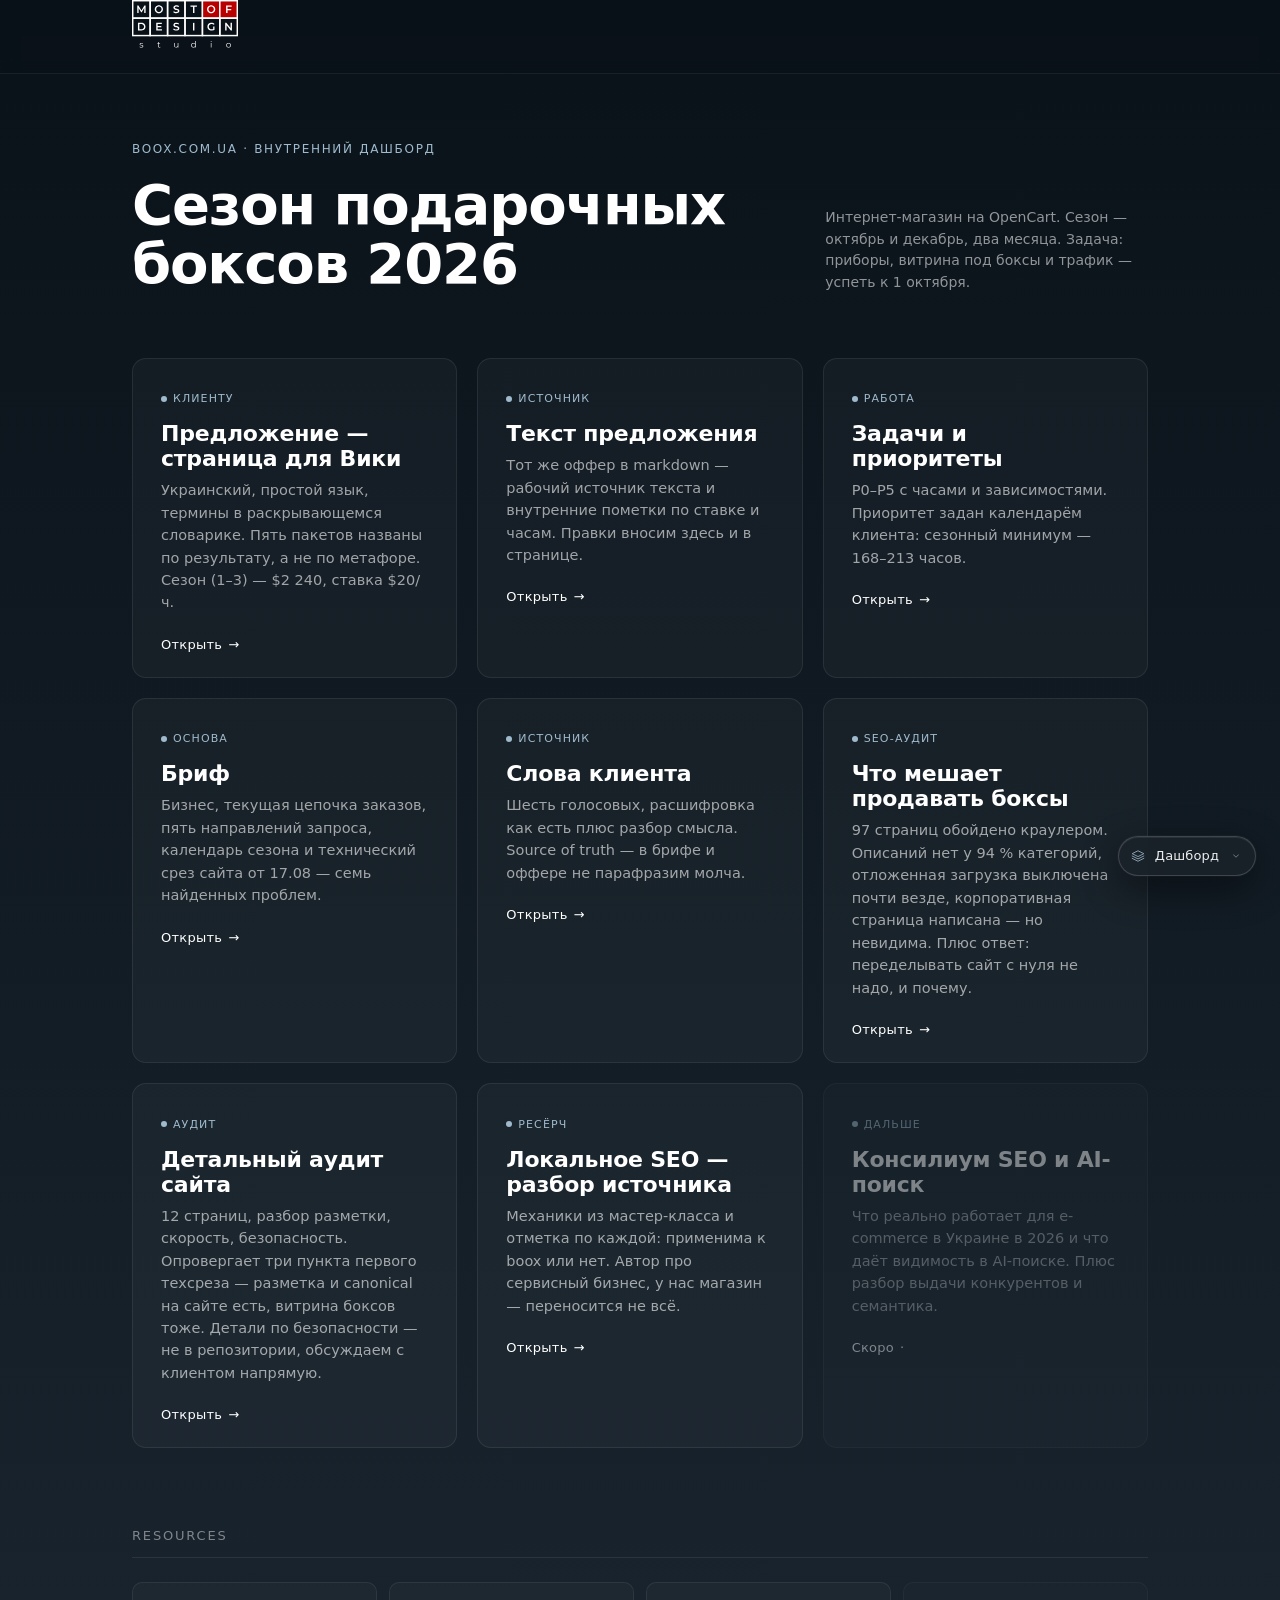
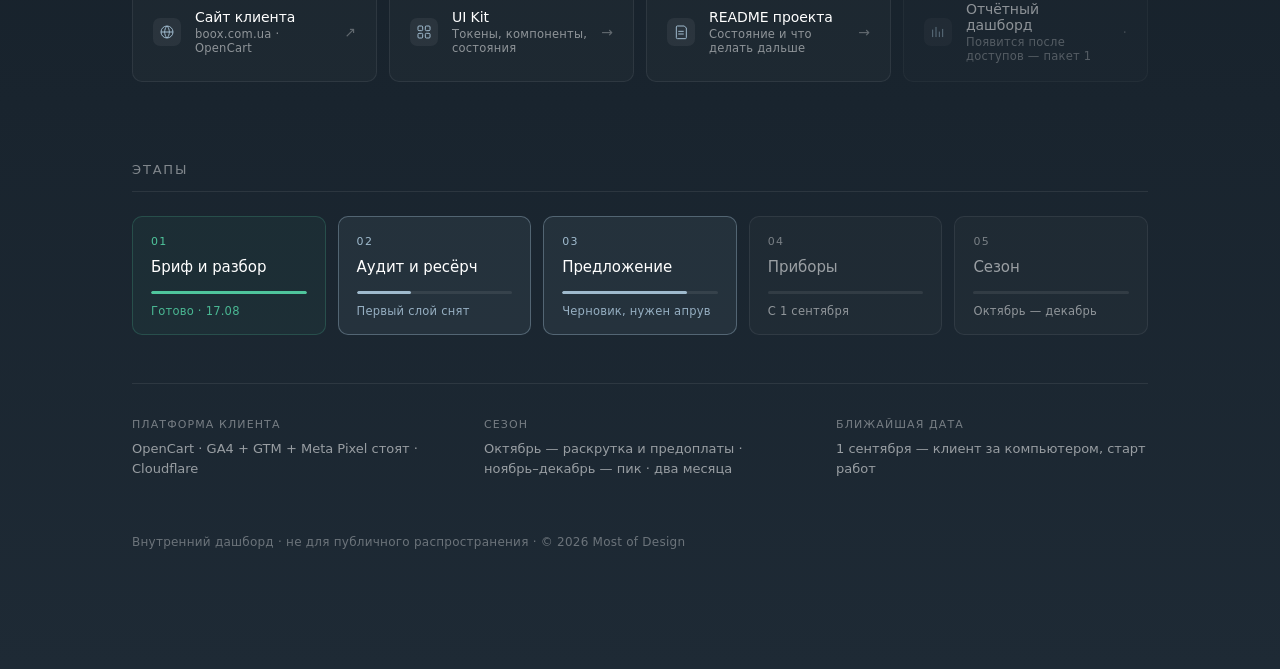
<file: index.html>
<!DOCTYPE html>
<html lang="ru">
<head>
<meta charset="UTF-8">
<meta name="viewport" content="width=device-width, initial-scale=1.0">
<meta name="robots" content="noindex, nofollow">
<title>boox.com.ua — дашборд проекта</title>

<!--
  Favicon: studio logo-cell mark. Generate it, never hand-write it:
    mod-manager/venv/bin/python scripts/utils/favicon_gen.py "boox.com.ua" assets/favicon.svg
  Then verify every page links it at the right depth:
    mod-manager/venv/bin/python scripts/utils/check_favicons.py . --fix
-->
<link rel="icon" type="image/svg+xml" href="assets/favicon.svg">

<link rel="stylesheet" href="shared/service-menu.css">

<style>
/* ─────────────────────────────────────────────────────────────────
   Launcher palette — studio-fixed. Don't repaint per project.
   Brand expression lives inside concept pages, not in the launcher.
   ─────────────────────────────────────────────────────────────── */
:root {
  --brand-blue:       #116490;
  --brand-blue-dark:  #0d4f72;
  --brand-blue-light: #9FBACD;
  --brand-blue-pale:  #e8f2f7;

  --bg-top:    #0a1219;
  --bg-bottom: #1e2a35;
  --charcoal:  #1e2a35;
  --white:     #fff;
  --border:    #d8e5ed;
}

/* ─────────────────────────────────────────────────────────────────
   Reset + base
   ─────────────────────────────────────────────────────────────── */
* { box-sizing: border-box; margin: 0; padding: 0; }

html, body {
  font-family: ui-sans-serif, system-ui, -apple-system, "Segoe UI", Roboto, "Helvetica Neue", Arial, sans-serif;
  -webkit-font-smoothing: antialiased;
  background: var(--charcoal);
  color: var(--white);
  min-height: 100%;
}

body {
  min-height: 100vh;
  display: flex;
  flex-direction: column;
  background: linear-gradient(180deg, var(--bg-top) 0%, var(--bg-bottom) 100%);
}

.launcher {
  flex: 1;
  max-width: 1080px;
  width: 100%;
  margin: 0 auto;
  padding: 0 32px 120px;
}

/* ─── Top bar: sticky studio mark with a hairline rule ────────── */

.topbar {
  position: sticky; top: 0; z-index: 100;
  padding: 0 max(32px, calc(50vw - 508px)) 16px;
  background: rgba(10, 18, 25, 0.82);
  -webkit-backdrop-filter: blur(8px); backdrop-filter: blur(8px);
  border-bottom: 1px solid rgba(255, 255, 255, 0.06);
}
.launcher__logo {
  display: inline-block;
  height: 53px;
}
.launcher__logo img { display: block; height: 100%; width: auto; }

/* ─── Header (2:1 grid — title + subtitle in right column) ───── */

.launcher__header {
  display: grid;
  grid-template-columns: 2fr 1fr;
  gap: 48px;
  align-items: end;
  margin-bottom: 64px;
}

.launcher__eyebrow {
  display: inline-block;
  font-size: 12px;
  font-weight: 500;
  text-transform: uppercase;
  letter-spacing: 0.14em;
  color: var(--brand-blue-light);
  margin-bottom: 20px;
}

.launcher__title {
  font-size: clamp(32px, 5vw, 56px);
  font-weight: 700;
  letter-spacing: -0.02em;
  line-height: 1.05;
}

.launcher__subtitle {
  font-size: 14px;
  line-height: 1.55;
  color: rgba(255, 255, 255, 0.55);
}

@media (max-width: 760px) {
  .launcher__header {
    grid-template-columns: 1fr;
    gap: 16px;
    align-items: start;
  }
}

/* ─── Version cards grid ──────────────────────────────────────── */

.launcher__grid {
  display: grid;
  grid-template-columns: repeat(auto-fill, minmax(320px, 1fr));
  gap: 20px;
  margin-bottom: 64px;
}

.version-card {
  display: block;
  padding: 28px 28px 24px;
  background: rgba(255, 255, 255, 0.03);
  border: 1px solid rgba(255, 255, 255, 0.08);
  border-radius: 14px;
  text-decoration: none;
  color: inherit;
  transition: transform 240ms ease, background 240ms ease, border-color 240ms ease;
}

.version-card:hover {
  transform: translateY(-2px);
  background: rgba(255, 255, 255, 0.05);
  border-color: rgba(255, 255, 255, 0.16);
}

.version-card__tag {
  display: inline-flex;
  align-items: center;
  gap: 6px;
  font-size: 11px;
  font-weight: 500;
  text-transform: uppercase;
  letter-spacing: 0.1em;
  color: var(--brand-blue-light);
  margin-bottom: 16px;
}

.version-card__tag::before {
  content: "";
  width: 6px;
  height: 6px;
  border-radius: 50%;
  background: currentColor;
}

.version-card__title {
  font-size: 22px;
  font-weight: 600;
  letter-spacing: -0.01em;
  margin-bottom: 8px;
}

.version-card__desc {
  font-size: 14.5px;
  line-height: 1.55;
  color: rgba(255, 255, 255, 0.6);
  margin-bottom: 20px;
}

.version-card__cta {
  font-size: 13px;
  font-weight: 500;
  letter-spacing: 0.02em;
  color: var(--white);
  display: inline-flex;
  align-items: center;
  gap: 6px;
}

.version-card__cta::after {
  content: "→";
  transition: transform 200ms ease;
  display: inline-block;
}

.version-card:hover .version-card__cta::after {
  transform: translateX(4px);
}

.version-card[data-status="planned"] {
  opacity: 0.45;
  cursor: default;
  pointer-events: none;
}

.version-card[data-status="planned"] .version-card__cta::after {
  content: "·";
}

/* ─── Section heading ────────────────────────────────────────── */

.launcher__section-title {
  font-size: 13px;
  font-weight: 500;
  text-transform: uppercase;
  letter-spacing: 0.14em;
  color: rgba(255, 255, 255, 0.45);
  margin: 80px 0 24px;
  padding-bottom: 14px;
  border-bottom: 1px solid rgba(255, 255, 255, 0.08);
}

/* ─── Resources strip ────────────────────────────────────────── */

.launcher__resources {
  display: grid;
  grid-template-columns: repeat(auto-fill, minmax(240px, 1fr));
  gap: 12px;
}

.resource-card {
  display: flex;
  align-items: center;
  gap: 14px;
  padding: 18px 20px;
  background: rgba(255, 255, 255, 0.025);
  border: 1px solid rgba(255, 255, 255, 0.07);
  border-radius: 10px;
  text-decoration: none;
  color: inherit;
  transition: background 200ms ease, border-color 200ms ease, transform 200ms ease;
}

.resource-card:hover {
  background: rgba(255, 255, 255, 0.05);
  border-color: rgba(255, 255, 255, 0.14);
  transform: translateY(-1px);
}

.resource-card[data-status="pending"] {
  opacity: 0.5;
}

.resource-card__icon {
  flex-shrink: 0;
  width: 28px;
  height: 28px;
  display: grid;
  place-items: center;
  background: rgba(255, 255, 255, 0.06);
  border-radius: 7px;
  color: var(--brand-blue-light);
}

.resource-card__icon svg {
  width: 16px;
  height: 16px;
}

.resource-card__body {
  flex: 1;
  min-width: 0;
}

.resource-card__label {
  display: block;
  font-size: 14px;
  font-weight: 500;
  letter-spacing: -0.005em;
  color: var(--white);
  margin-bottom: 2px;
}

.resource-card__sub {
  display: block;
  font-size: 11.5px;
  color: rgba(255, 255, 255, 0.5);
  letter-spacing: 0.02em;
}

.resource-card__arrow {
  flex-shrink: 0;
  font-size: 14px;
  color: rgba(255, 255, 255, 0.3);
  transition: transform 200ms ease, color 200ms ease;
}

.resource-card:hover .resource-card__arrow {
  color: var(--brand-blue-light);
  transform: translateX(2px);
}

/* ─── Project stages ─────────────────────────────────────────── */

.stage-track {
  display: grid;
  grid-template-columns: repeat(5, minmax(0, 1fr));
  gap: 12px;
  list-style: none;
  margin: 0;
  padding: 0;
}

.stage {
  position: relative;
  padding: 18px 18px 16px;
  background: rgba(255, 255, 255, 0.025);
  border: 1px solid rgba(255, 255, 255, 0.07);
  border-radius: 10px;
  transition: background 200ms ease, border-color 200ms ease;
}

.stage[data-status="done"] {
  background: rgba(79, 197, 156, 0.05);
  border-color: rgba(79, 197, 156, 0.22);
}

.stage[data-status="active"] {
  background: rgba(159, 186, 205, 0.08);
  border-color: rgba(159, 186, 205, 0.38);
}

.stage__index {
  font-size: 11px;
  font-weight: 500;
  letter-spacing: 0.12em;
  color: rgba(255, 255, 255, 0.4);
  font-variant-numeric: tabular-nums;
  margin-bottom: 10px;
}

.stage[data-status="done"]   .stage__index { color: #4fc59c; }
.stage[data-status="active"] .stage__index { color: var(--brand-blue-light); }

.stage__name {
  font-size: 15px;
  font-weight: 500;
  color: var(--white);
  letter-spacing: -0.005em;
  margin-bottom: 14px;
  line-height: 1.25;
}

.stage[data-status="pending"] .stage__name { color: rgba(255, 255, 255, 0.55); }

.stage__progress {
  height: 3px;
  background: rgba(255, 255, 255, 0.08);
  border-radius: 2px;
  overflow: hidden;
  margin-bottom: 10px;
}

.stage__progress span {
  display: block;
  height: 100%;
  background: rgba(255, 255, 255, 0.2);
  border-radius: 2px;
  transition: width 600ms ease;
}

.stage[data-status="done"]   .stage__progress span { background: #4fc59c; }
.stage[data-status="active"] .stage__progress span { background: var(--brand-blue-light); }

.stage__status {
  font-size: 11.5px;
  letter-spacing: 0.02em;
  color: rgba(255, 255, 255, 0.5);
  font-variant-numeric: tabular-nums;
}

.stage[data-status="done"]   .stage__status { color: rgba(79, 197, 156, 0.9); }
.stage[data-status="active"] .stage__status { color: rgba(159, 186, 205, 0.92); }

@media (max-width: 760px) {
  .stage-track { grid-template-columns: 1fr 1fr; }
}

@media (max-width: 480px) {
  .stage-track { grid-template-columns: 1fr; }
}

/* ─── Meta + footer ──────────────────────────────────────────── */

.launcher__meta {
  margin-top: 48px;
  padding-top: 32px;
  border-top: 1px solid rgba(255, 255, 255, 0.08);
  display: grid;
  grid-template-columns: repeat(auto-fit, minmax(200px, 1fr));
  gap: 24px 40px;
  font-size: 13px;
  line-height: 1.55;
  color: rgba(255, 255, 255, 0.55);
}

.launcher__meta-block dt {
  font-size: 11px;
  font-weight: 500;
  text-transform: uppercase;
  letter-spacing: 0.1em;
  color: rgba(255, 255, 255, 0.4);
  margin-bottom: 6px;
}

.launcher__meta-block dd a {
  color: var(--brand-blue-light);
  text-decoration: none;
  border-bottom: 1px solid transparent;
  transition: border-color 200ms ease;
}

.launcher__meta-block dd a:hover {
  border-bottom-color: var(--brand-blue-light);
}

.launcher__footer {
  font-size: 12px;
  color: rgba(255, 255, 255, 0.35);
  letter-spacing: 0.02em;
  margin-top: 56px;
}
</style>
</head>
<body>

<!--
  Per-page chip config — feeds shared/service-menu.js.
  Edit VERSIONS as you add/remove preview folders.
-->
<script>
  window.PREVIEW_PROJECT_NAME = "boox.com.ua";
  window.PREVIEW_DEFAULT_VERSION = "launcher";
  window.PREVIEW_VERSIONS = [
    { id: "uikit",    label: "UI Kit",   desc: "Токены и компоненты",           path: "uikit/" },
    { id: "launcher", label: "Дашборд",  desc: "Все материалы проекта",         path: "" }
  ];
</script>

<!-- Studio mark, NOT the client's. The launcher is our internal chrome;
     client branding lives inside the concept pages. -->
<header class="topbar">
  <a class="launcher__logo" href="./" aria-label="boox.com.ua — Most of Design">
    <img src="assets/mod-logo-on-dark.svg" alt="Most of Design">
  </a>
</header>

<main class="launcher">

  <header class="launcher__header" style="margin-top:64px">
    <div class="launcher__header-main">
      <span class="launcher__eyebrow">boox.com.ua · Внутренний дашборд</span>
      <h1 class="launcher__title">Сезон подарочных боксов 2026</h1>
    </div>
    <p class="launcher__subtitle">
      Интернет-магазин на OpenCart. Сезон — октябрь и декабрь, два месяца.
      Задача: приборы, витрина под боксы и трафик — успеть к 1 октября.
    </p>
  </header>

  <!-- ── Version cards ─────────────────────────────────────────
       Add a card per concept/version. Statuses:
         (default)         — interactive
         data-status="planned" — dimmed, not clickable yet
  -->
  <div class="launcher__grid">
    <a class="version-card" href="offer/">
      <span class="version-card__tag">Клиенту</span>
      <h2 class="version-card__title">Предложение — страница для Вики</h2>
      <p class="version-card__desc">
        Украинский, простой язык, термины в раскрывающемся словарике. Пять пакетов
        названы по результату, а не по метафоре. Сезон (1–3) — $2 240, ставка $20/ч.
      </p>
      <span class="version-card__cta">Открыть</span>
    </a>

    <a class="version-card" href="offer/OFFER.md">
      <span class="version-card__tag">Источник</span>
      <h2 class="version-card__title">Текст предложения</h2>
      <p class="version-card__desc">
        Тот же оффер в markdown — рабочий источник текста и внутренние пометки
        по ставке и часам. Правки вносим здесь и в странице.
      </p>
      <span class="version-card__cta">Открыть</span>
    </a>

    <a class="version-card" href="brief/02-BACKLOG.md">
      <span class="version-card__tag">Работа</span>
      <h2 class="version-card__title">Задачи и приоритеты</h2>
      <p class="version-card__desc">
        P0–P5 с часами и зависимостями. Приоритет задан календарём клиента:
        сезонный минимум — 168–213 часов.
      </p>
      <span class="version-card__cta">Открыть</span>
    </a>

    <a class="version-card" href="brief/01-BRIEF.md">
      <span class="version-card__tag">Основа</span>
      <h2 class="version-card__title">Бриф</h2>
      <p class="version-card__desc">
        Бизнес, текущая цепочка заказов, пять направлений запроса, календарь сезона
        и технический срез сайта от 17.08 — семь найденных проблем.
      </p>
      <span class="version-card__cta">Открыть</span>
    </a>

    <a class="version-card" href="brief/00-CLIENT-VOICE.md">
      <span class="version-card__tag">Источник</span>
      <h2 class="version-card__title">Слова клиента</h2>
      <p class="version-card__desc">
        Шесть голосовых, расшифровка как есть плюс разбор смысла. Source of truth —
        в брифе и оффере не парафразим молча.
      </p>
      <span class="version-card__cta">Открыть</span>
    </a>

    <a class="version-card" href="research/seo-audit/">
      <span class="version-card__tag">SEO-аудит</span>
      <h2 class="version-card__title">Что мешает продавать боксы</h2>
      <p class="version-card__desc">
        97 страниц обойдено краулером. Описаний нет у 94 % категорий, отложенная загрузка
        выключена почти везде, корпоративная страница написана — но невидима.
        Плюс ответ: переделывать сайт с нуля не надо, и почему.
      </p>
      <span class="version-card__cta">Открыть</span>
    </a>

    <a class="version-card" href="research/02-SITE-AUDIT.md">
      <span class="version-card__tag">Аудит</span>
      <h2 class="version-card__title">Детальный аудит сайта</h2>
      <p class="version-card__desc">
        12 страниц, разбор разметки, скорость, безопасность. Опровергает три пункта
        первого техсреза — разметка и canonical на сайте есть, витрина боксов тоже.
        Детали по безопасности — не в репозитории, обсуждаем с клиентом напрямую.
      </p>
      <span class="version-card__cta">Открыть</span>
    </a>

    <a class="version-card" href="research/01-LOCAL-SEO-PLAYBOOK.md">
      <span class="version-card__tag">Ресёрч</span>
      <h2 class="version-card__title">Локальное SEO — разбор источника</h2>
      <p class="version-card__desc">
        Механики из мастер-класса и отметка по каждой: применима к boox или нет.
        Автор про сервисный бизнес, у нас магазин — переносится не всё.
      </p>
      <span class="version-card__cta">Открыть</span>
    </a>

    <a class="version-card" data-status="planned" href="#">
      <span class="version-card__tag">Дальше</span>
      <h2 class="version-card__title">Консилиум SEO и AI-поиск</h2>
      <p class="version-card__desc">
        Что реально работает для e-commerce в Украине в 2026 и что даёт видимость
        в AI-поиске. Плюс разбор выдачи конкурентов и семантика.
      </p>
      <span class="version-card__cta">Скоро</span>
    </a>
  </div>

  <h2 class="launcher__section-title">Resources</h2>
  <div class="launcher__resources">

    <a class="resource-card" href="https://boox.com.ua/" target="_blank" rel="noopener">
      <span class="resource-card__icon" aria-hidden="true">
        <svg viewBox="0 0 24 24" fill="none" xmlns="http://www.w3.org/2000/svg">
          <circle cx="12" cy="12" r="9" stroke="currentColor" stroke-width="1.5"/>
          <path d="M3 12h18M12 3c2.5 2.5 3.5 5.8 3.5 9s-1 6.5-3.5 9c-2.5-2.5-3.5-5.8-3.5-9s1-6.5 3.5-9Z" stroke="currentColor" stroke-width="1.5"/>
        </svg>
      </span>
      <span class="resource-card__body">
        <span class="resource-card__label">Сайт клиента</span>
        <span class="resource-card__sub">boox.com.ua · OpenCart</span>
      </span>
      <span class="resource-card__arrow" aria-hidden="true">↗</span>
    </a>

    <a class="resource-card" href="uikit/">
      <span class="resource-card__icon" aria-hidden="true">
        <svg viewBox="0 0 24 24" fill="none" xmlns="http://www.w3.org/2000/svg">
          <rect x="3" y="3" width="7" height="7" rx="1.5" stroke="currentColor" stroke-width="1.5"/>
          <rect x="14" y="3" width="7" height="7" rx="1.5" stroke="currentColor" stroke-width="1.5"/>
          <rect x="3" y="14" width="7" height="7" rx="1.5" stroke="currentColor" stroke-width="1.5"/>
          <rect x="14" y="14" width="7" height="7" rx="1.5" stroke="currentColor" stroke-width="1.5"/>
        </svg>
      </span>
      <span class="resource-card__body">
        <span class="resource-card__label">UI Kit</span>
        <span class="resource-card__sub">Токены, компоненты, состояния</span>
      </span>
      <span class="resource-card__arrow" aria-hidden="true">→</span>
    </a>

    <a class="resource-card" href="README.md">
      <span class="resource-card__icon" aria-hidden="true">
        <svg viewBox="0 0 24 24" fill="none" xmlns="http://www.w3.org/2000/svg">
          <path d="M5 4.5A1.5 1.5 0 0 1 6.5 3H17l3 3v14.5A1.5 1.5 0 0 1 18.5 22h-12A1.5 1.5 0 0 1 5 20.5v-16Z" stroke="currentColor" stroke-width="1.5" stroke-linejoin="round"/>
          <path d="M8.5 11h7M8.5 15h7" stroke="currentColor" stroke-width="1.5" stroke-linecap="round"/>
        </svg>
      </span>
      <span class="resource-card__body">
        <span class="resource-card__label">README проекта</span>
        <span class="resource-card__sub">Состояние и что делать дальше</span>
      </span>
      <span class="resource-card__arrow" aria-hidden="true">→</span>
    </a>

    <a class="resource-card" data-status="pending" href="#">
      <span class="resource-card__icon" aria-hidden="true">
        <svg viewBox="0 0 24 24" fill="none" xmlns="http://www.w3.org/2000/svg">
          <path d="M4 19V9m5 10V5m5 14v-7m5 7V8" stroke="currentColor" stroke-width="1.5" stroke-linecap="round"/>
        </svg>
      </span>
      <span class="resource-card__body">
        <span class="resource-card__label">Отчётный дашборд</span>
        <span class="resource-card__sub">Появится после доступов — пакет 1</span>
      </span>
      <span class="resource-card__arrow" aria-hidden="true">·</span>
    </a>

  </div>

  <h2 class="launcher__section-title">Этапы</h2>
  <ol class="stage-track">
    <li class="stage" data-status="done">
      <div class="stage__index">01</div>
      <div class="stage__name">Бриф и разбор</div>
      <div class="stage__progress"><span style="width: 100%"></span></div>
      <div class="stage__status">Готово · 17.08</div>
    </li>
    <li class="stage" data-status="active">
      <div class="stage__index">02</div>
      <div class="stage__name">Аудит и ресёрч</div>
      <div class="stage__progress"><span style="width: 35%"></span></div>
      <div class="stage__status">Первый слой снят</div>
    </li>
    <li class="stage" data-status="active">
      <div class="stage__index">03</div>
      <div class="stage__name">Предложение</div>
      <div class="stage__progress"><span style="width: 80%"></span></div>
      <div class="stage__status">Черновик, нужен апрув</div>
    </li>
    <li class="stage" data-status="pending">
      <div class="stage__index">04</div>
      <div class="stage__name">Приборы</div>
      <div class="stage__progress"><span style="width: 0%"></span></div>
      <div class="stage__status">С 1 сентября</div>
    </li>
    <li class="stage" data-status="pending">
      <div class="stage__index">05</div>
      <div class="stage__name">Сезон</div>
      <div class="stage__progress"><span style="width: 0%"></span></div>
      <div class="stage__status">Октябрь — декабрь</div>
    </li>
  </ol>

  <dl class="launcher__meta">
    <div class="launcher__meta-block">
      <dt>Платформа клиента</dt>
      <dd>OpenCart · GA4 + GTM + Meta Pixel стоят · Cloudflare</dd>
    </div>
    <div class="launcher__meta-block">
      <dt>Сезон</dt>
      <dd>Октябрь — раскрутка и предоплаты · ноябрь–декабрь — пик · два месяца</dd>
    </div>
    <div class="launcher__meta-block">
      <dt>Ближайшая дата</dt>
      <dd>1 сентября — клиент за компьютером, старт работ</dd>
    </div>
  </dl>

  <p class="launcher__footer">
    Внутренний дашборд · не для публичного распространения · © 2026 Most of Design
  </p>
</main>

<script defer src="shared/service-menu.js"></script>
</body>
</html>
</file>
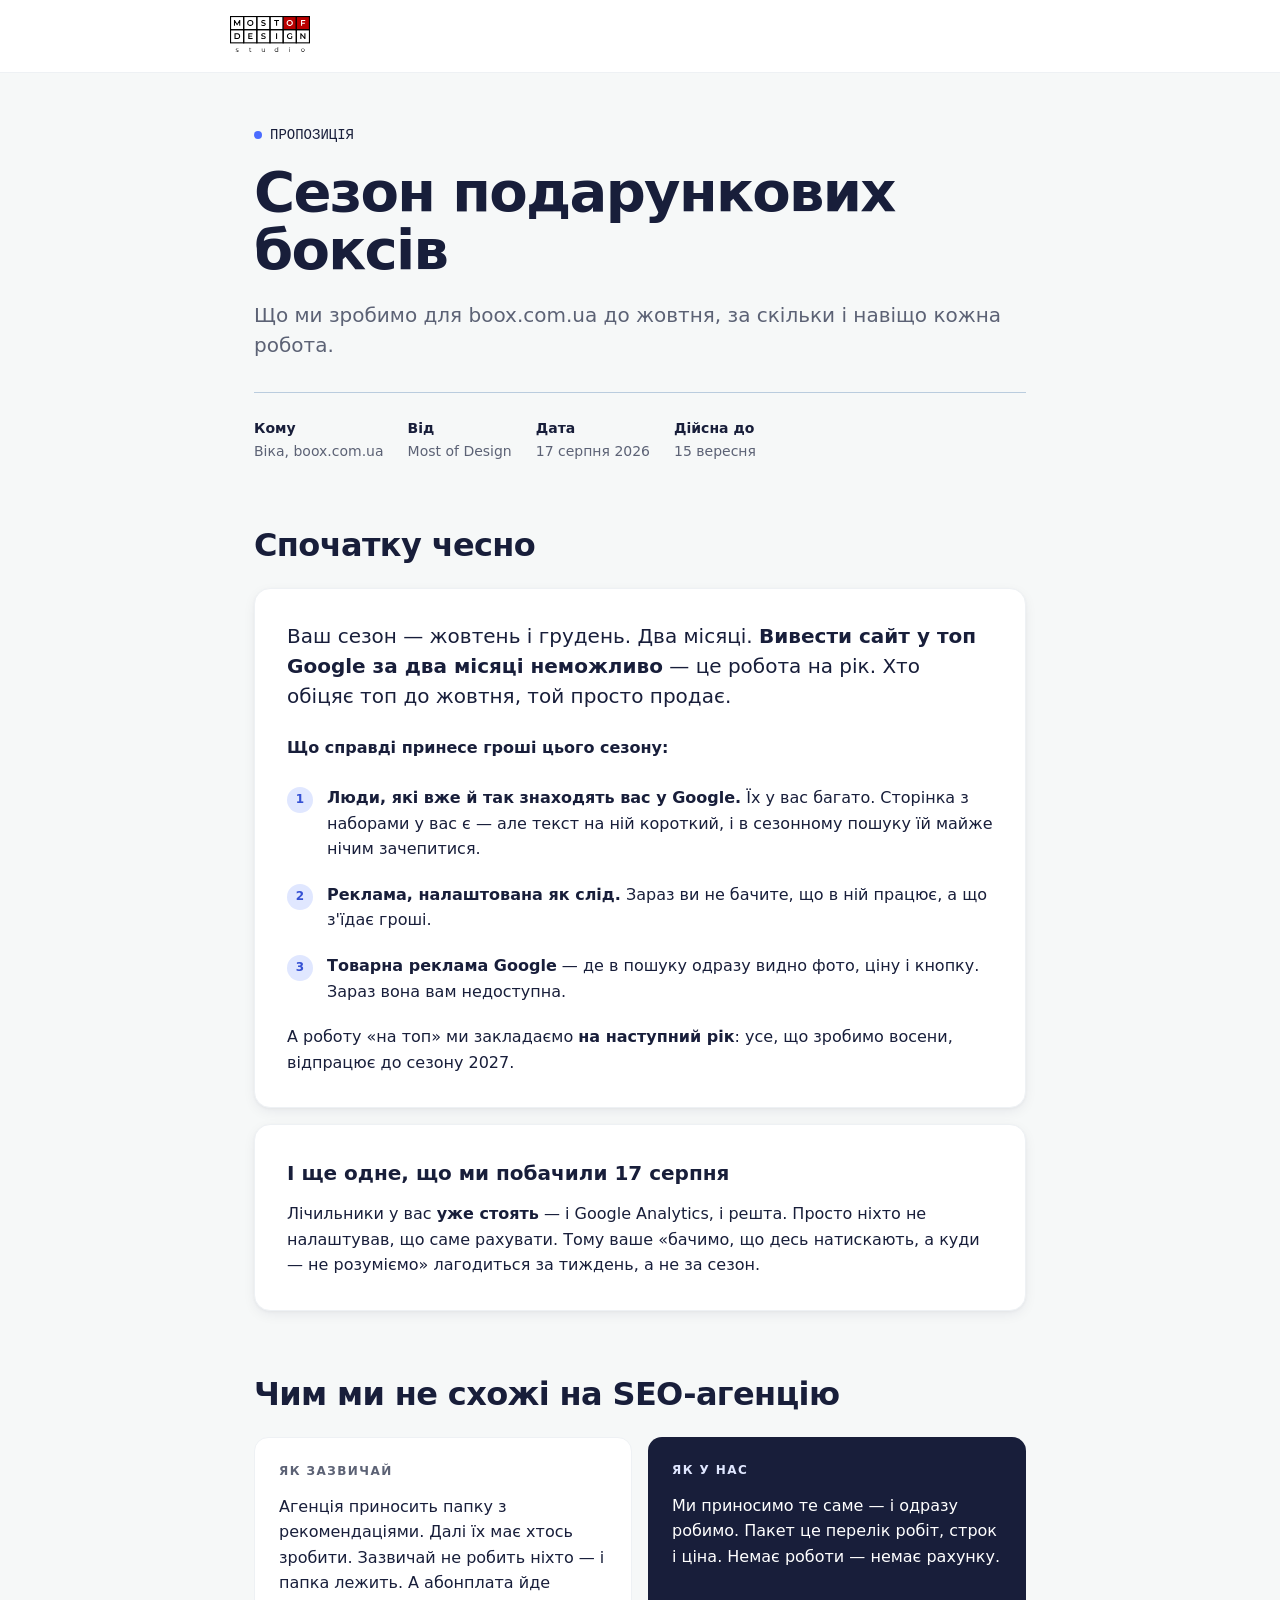
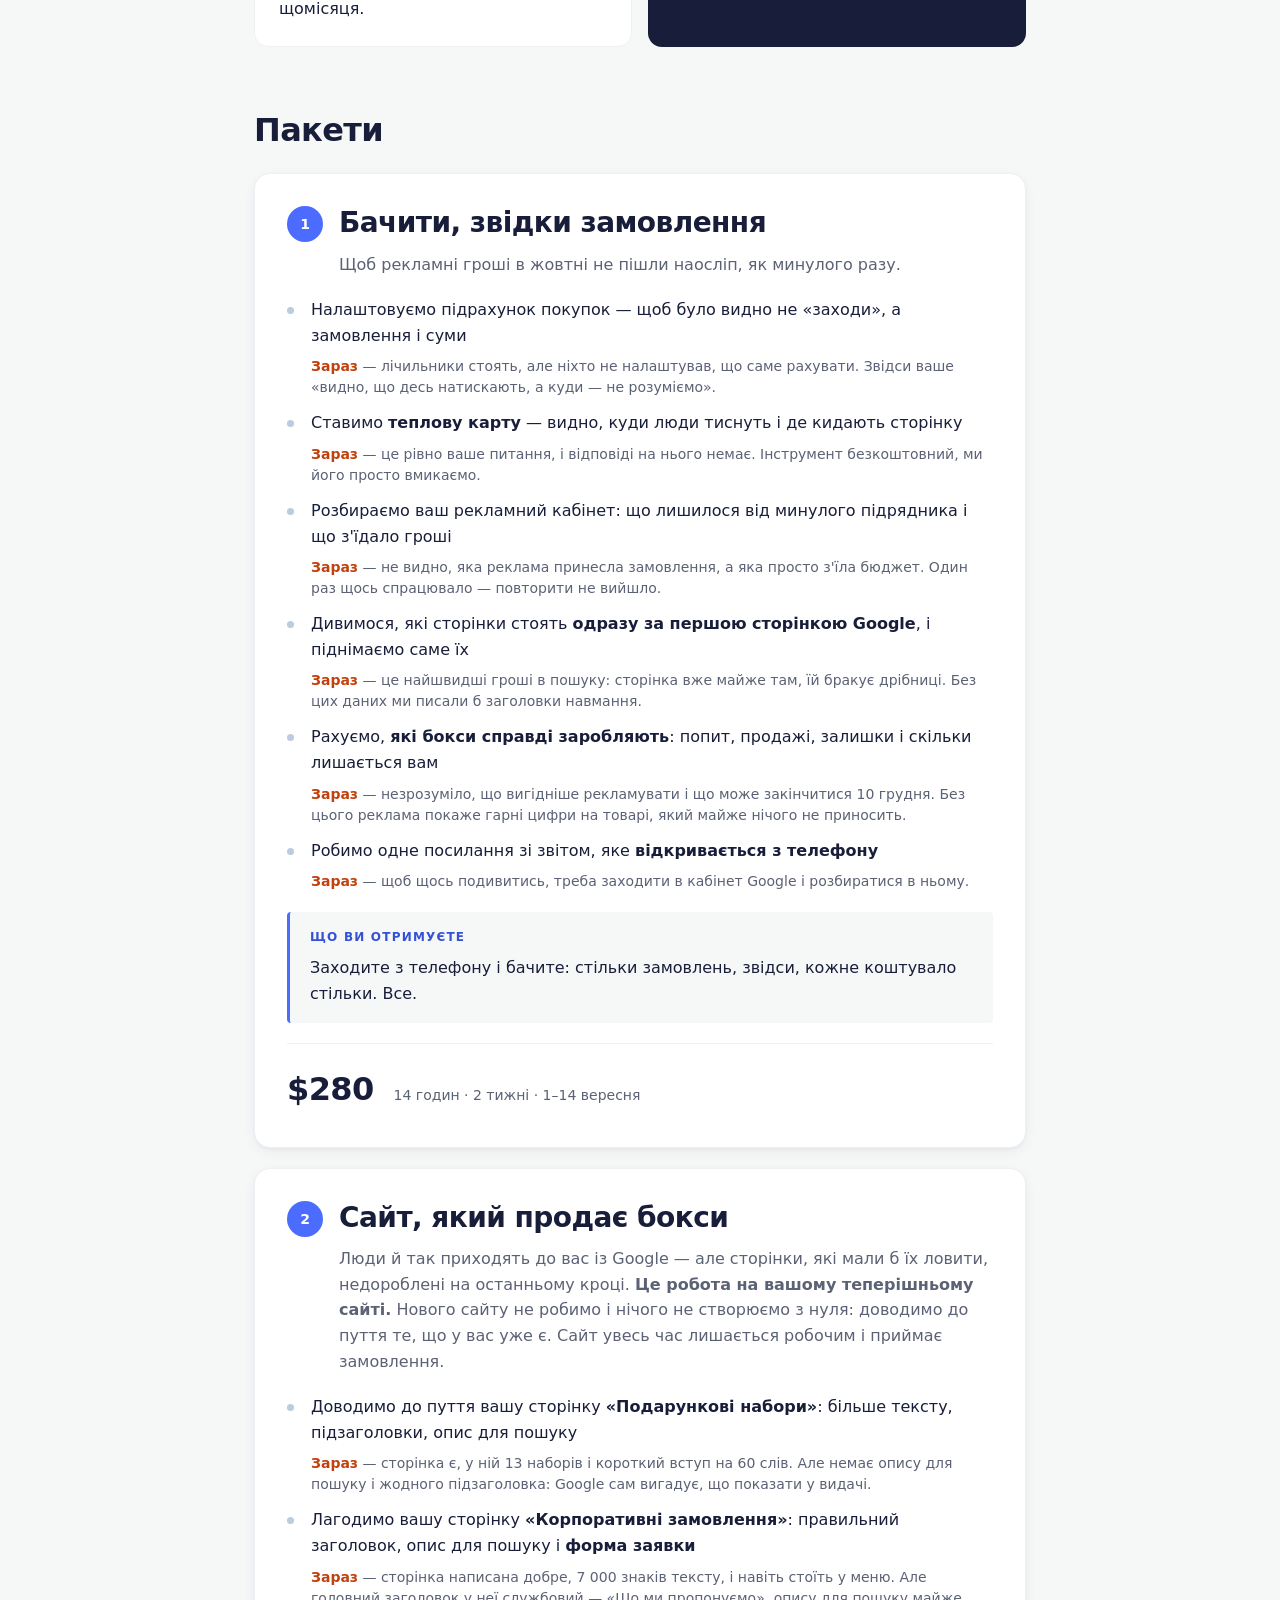
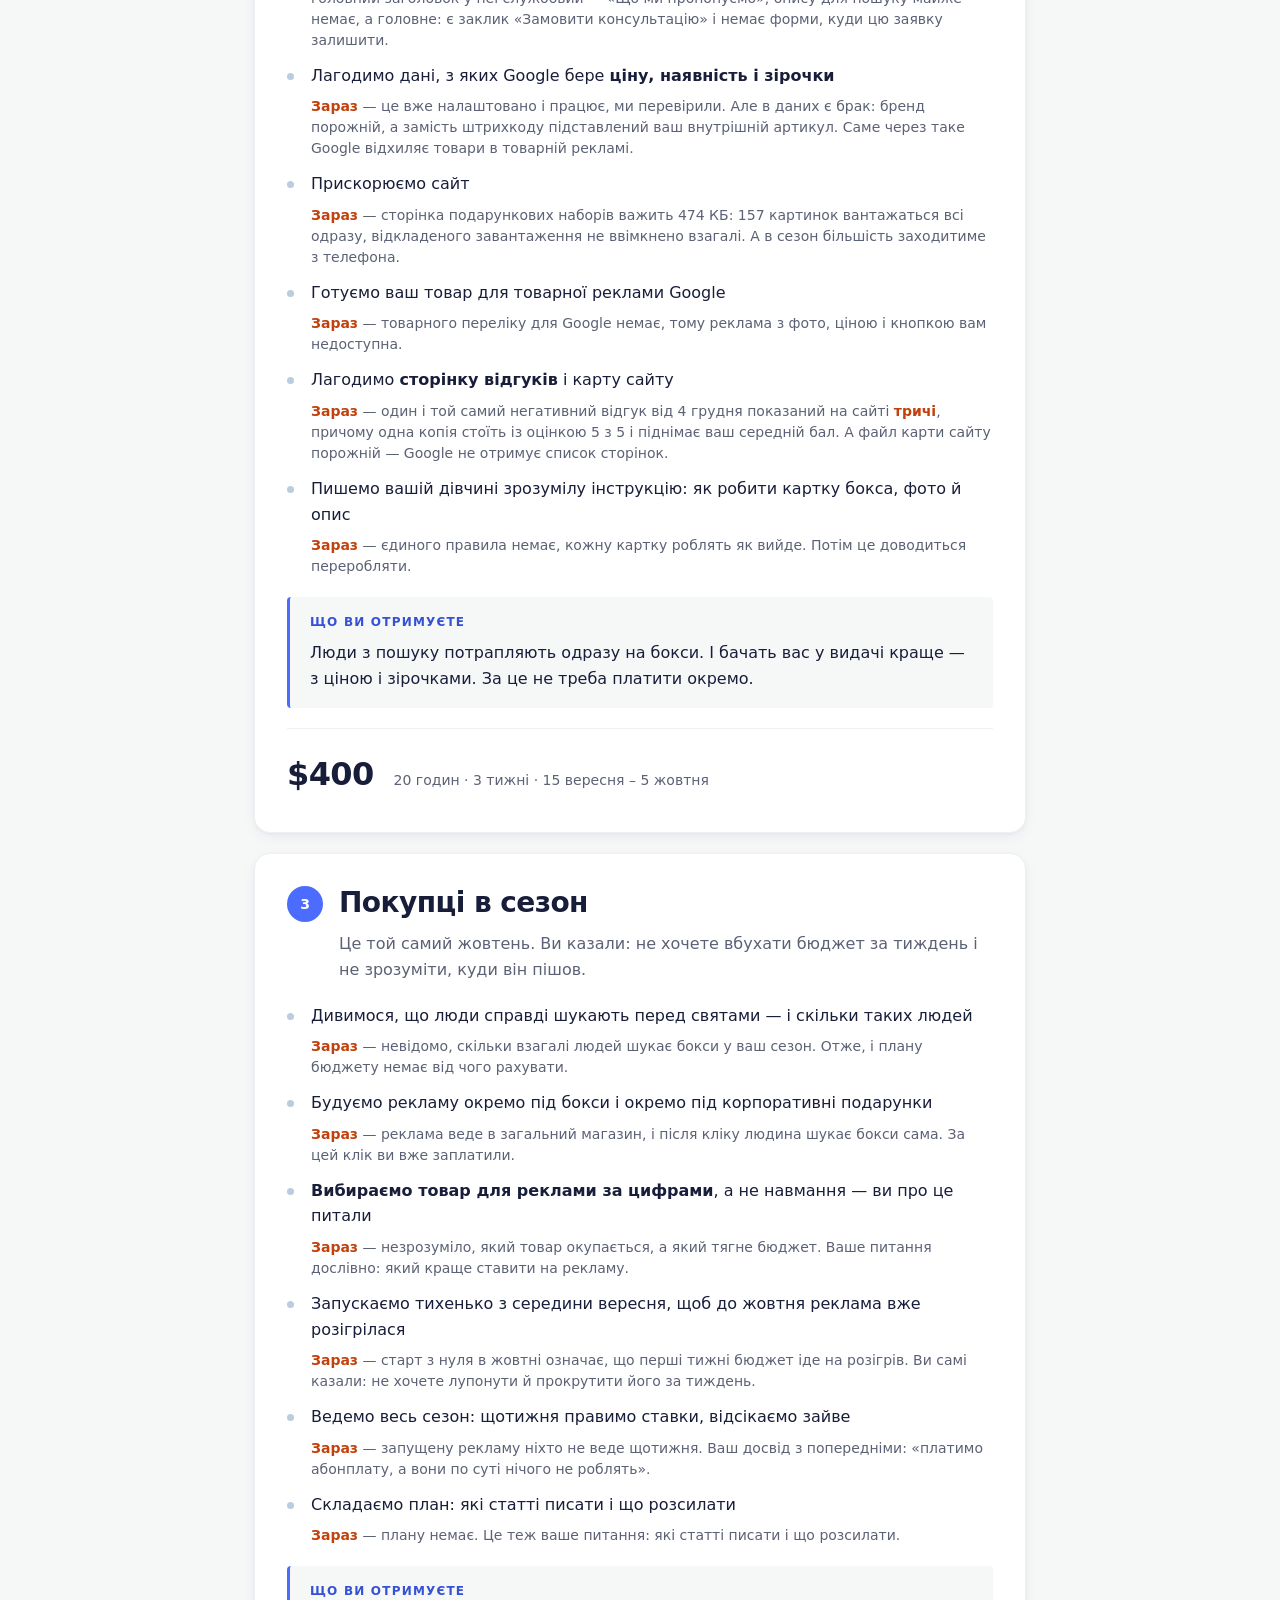
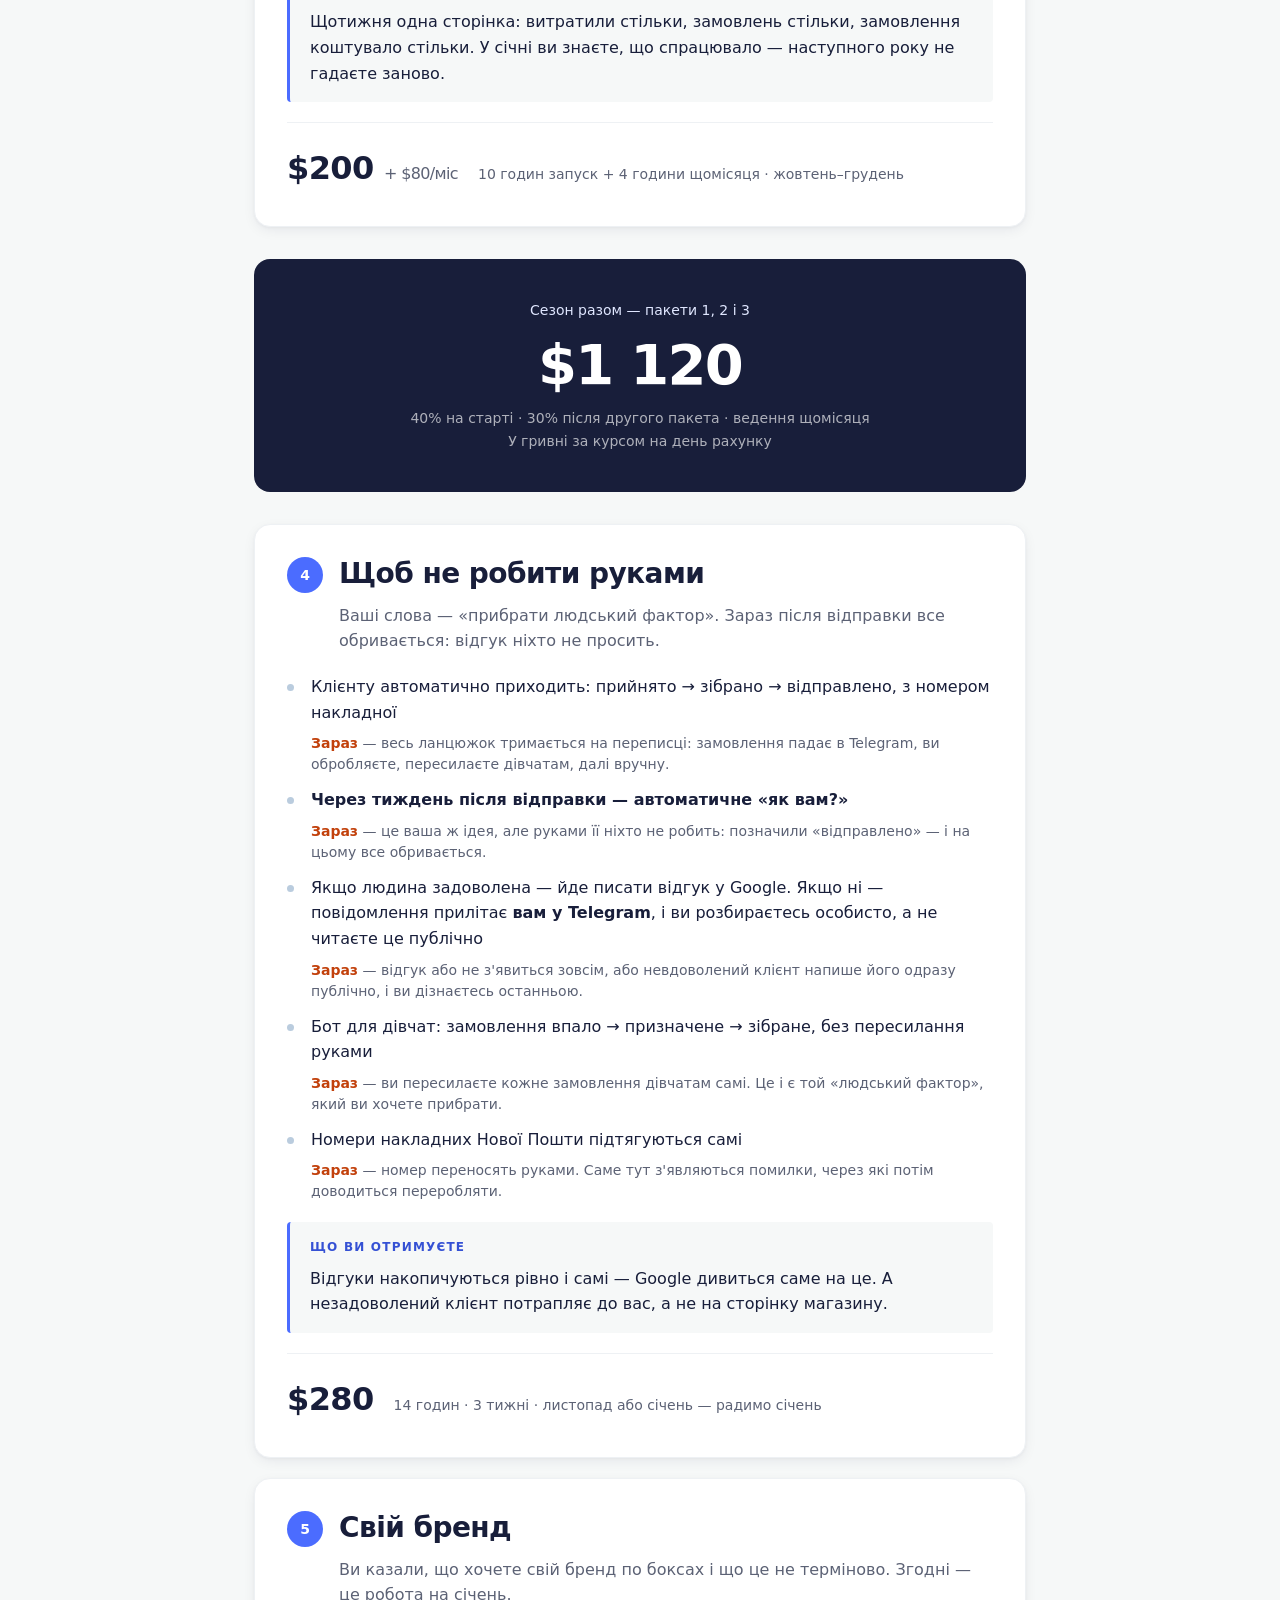
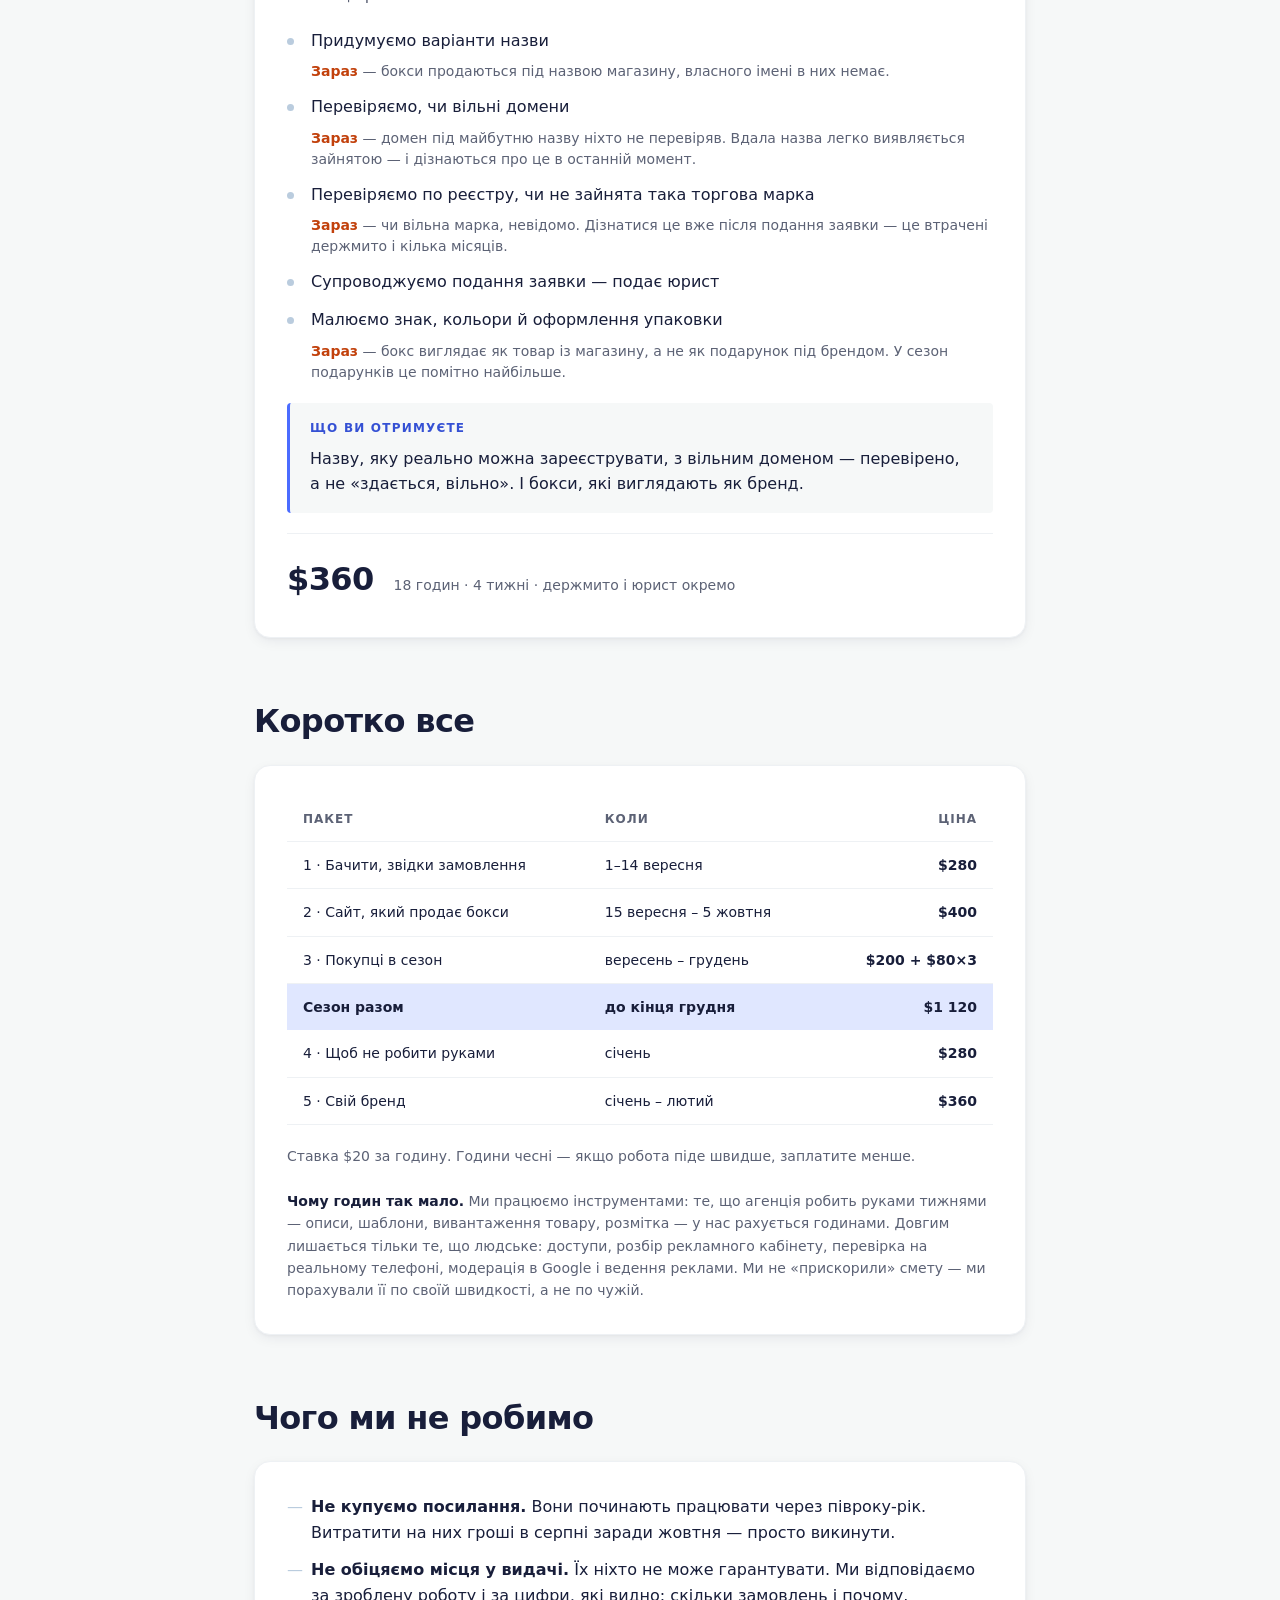
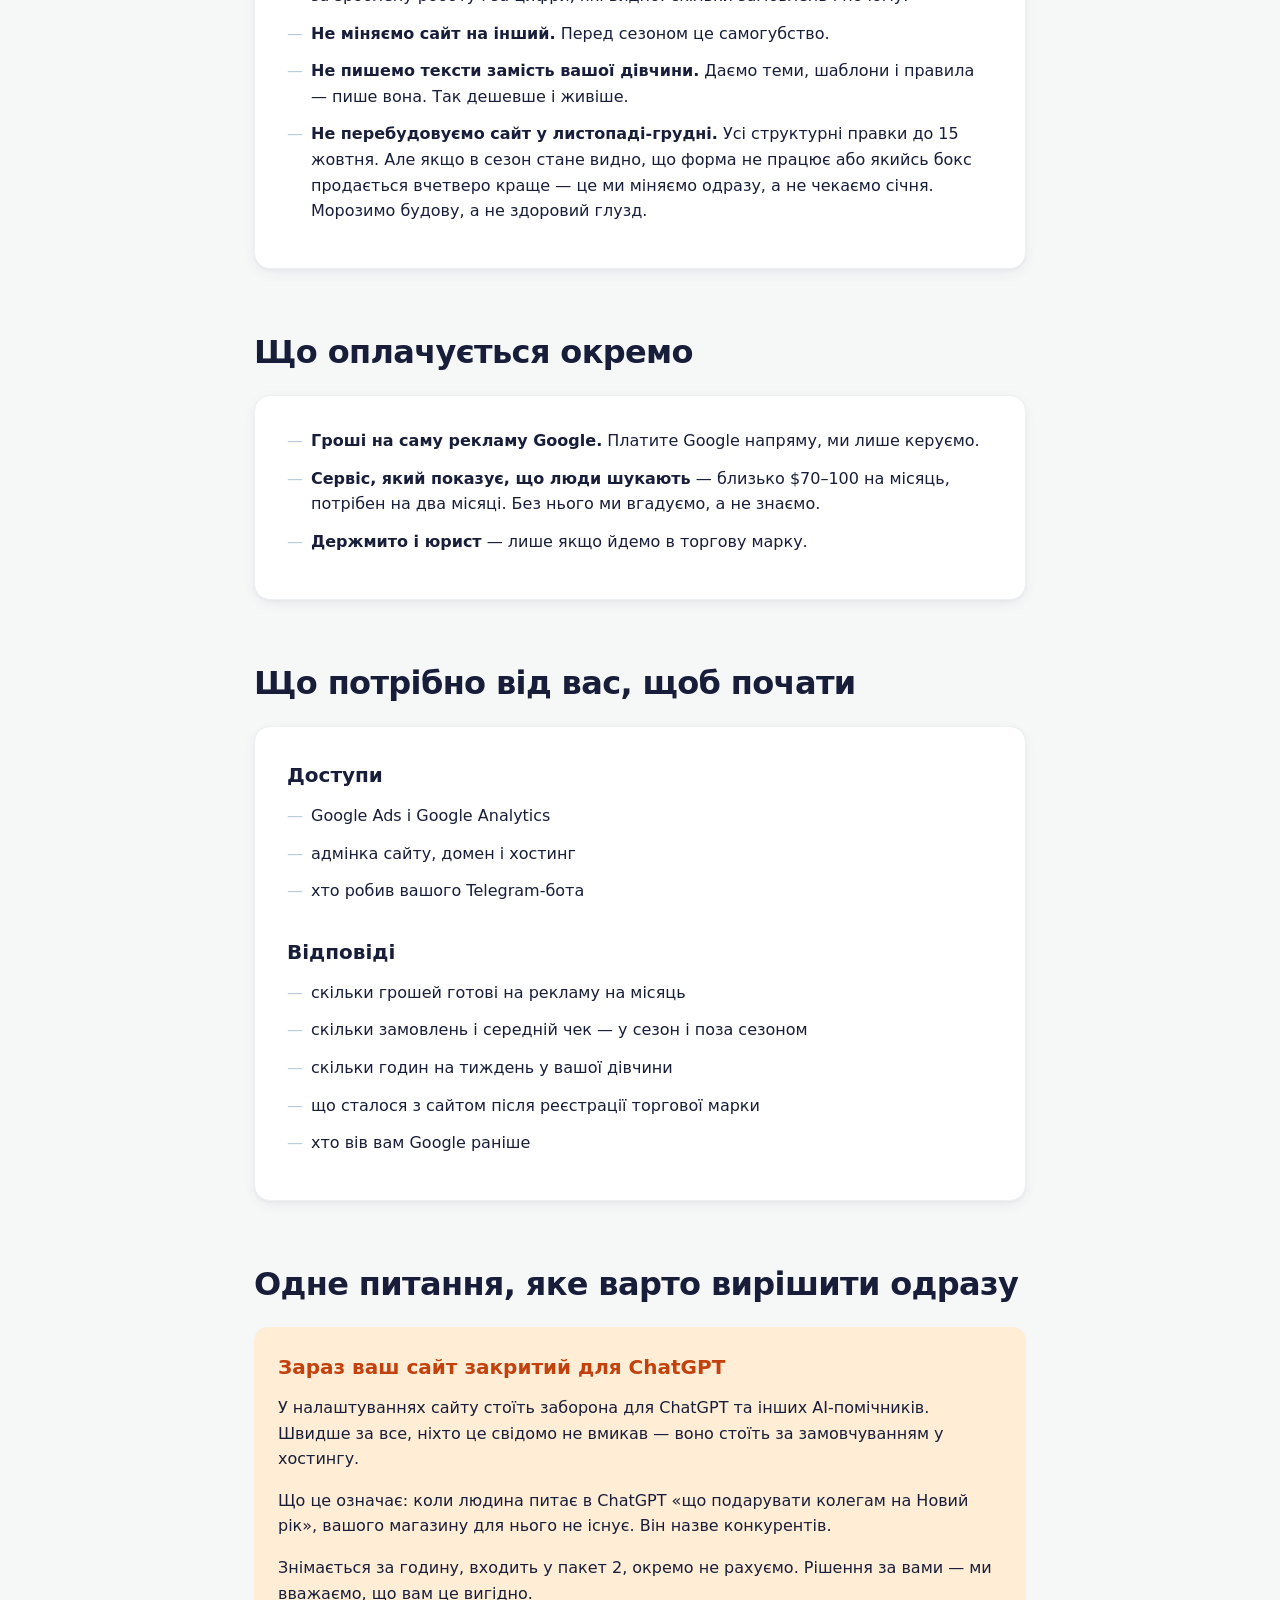
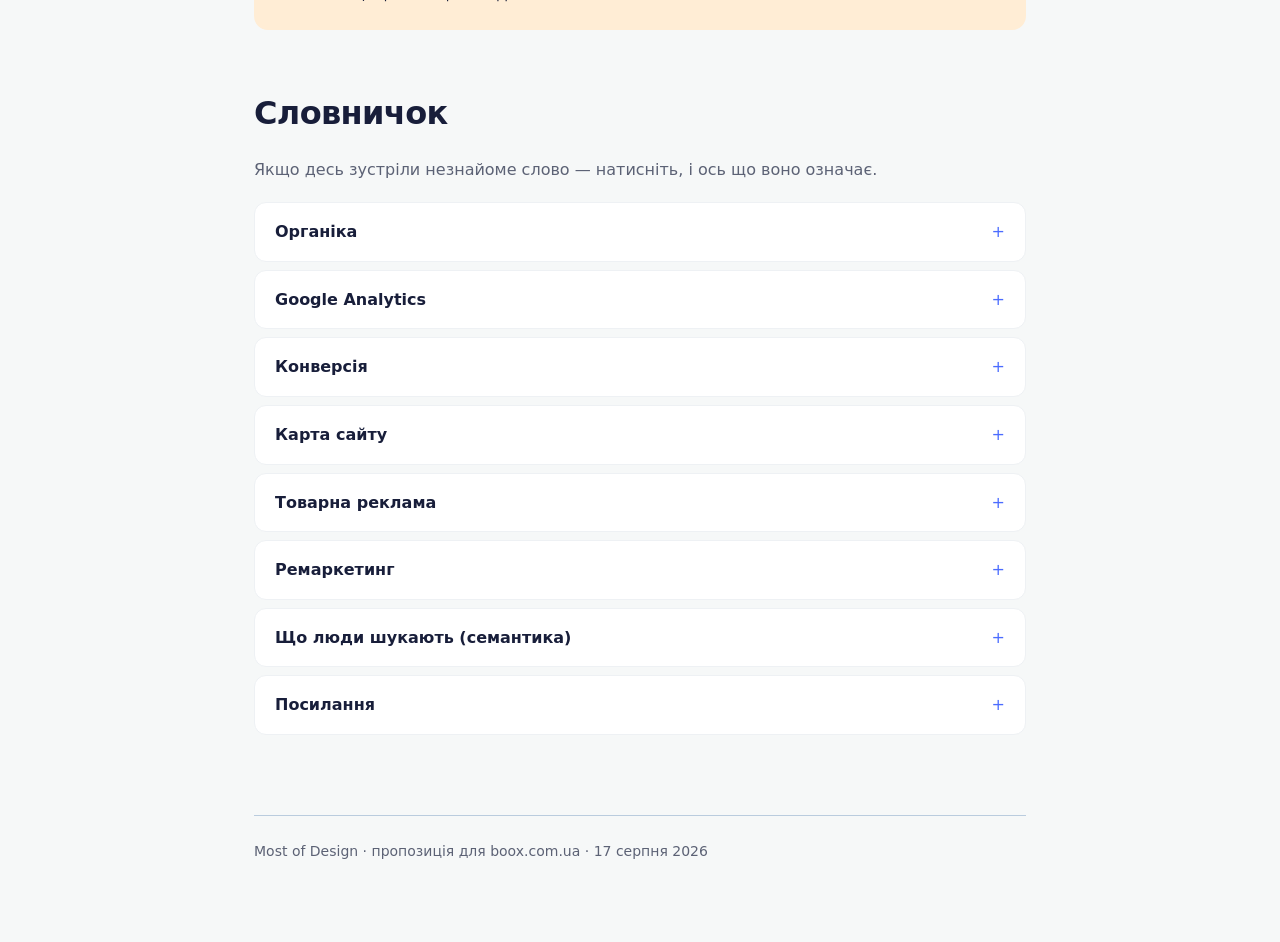
<file: offer/index.html>
<!DOCTYPE html>
<html lang="uk">
<head>
<meta charset="UTF-8">
<meta name="viewport" content="width=device-width, initial-scale=1.0">
<meta name="robots" content="noindex, nofollow">
<title>boox.com.ua — пропозиція на сезон</title>
<link rel="icon" type="image/svg+xml" href="../assets/favicon.svg">
<link rel="stylesheet" href="../shared/tokens.css">
<link rel="stylesheet" href="../shared/components.css">
<style>
* { box-sizing: border-box; margin: 0; padding: 0; }

body {
  font-family: var(--font-sans);
  -webkit-font-smoothing: antialiased;
  background: var(--color-paper);
  color: var(--color-ink);
  font-size: var(--text-body);
  line-height: 1.6;
}

.wrap { max-width: 820px; margin: 0 auto; padding: 0 var(--space-6) var(--space-20); }

/* ── Top bar ──────────────────────────────────────────────── */
.topbar {
  background: var(--color-white);
  border-bottom: 1px solid var(--color-border-light);
  padding: var(--space-4) var(--space-6);
  margin-bottom: var(--space-12);
}
.topbar__inner { max-width: 820px; margin: 0 auto; }
.topbar img { display: block; height: 40px; width: auto; }

/* ── Hero ─────────────────────────────────────────────────── */
.hero { margin-bottom: var(--space-12); }
.hero h1 {
  font-size: var(--text-display);
  line-height: 1.05;
  letter-spacing: -0.03em;
  margin: var(--space-4) 0 var(--space-5);
}
.hero__lead { font-size: var(--text-h3); color: var(--color-mute); line-height: 1.5; }

.meta {
  display: flex; flex-wrap: wrap; gap: var(--space-6);
  margin-top: var(--space-8); padding-top: var(--space-6);
  border-top: 1px solid var(--color-divider);
  font-size: var(--text-small); color: var(--color-mute);
}
.meta b { display: block; color: var(--color-ink); font-weight: 600; }

/* ── Section ──────────────────────────────────────────────── */
section { margin-top: var(--space-16); }
h2 {
  font-size: var(--text-h2);
  letter-spacing: -0.02em;
  line-height: 1.2;
  margin-bottom: var(--space-6);
}
h3 { font-size: var(--text-h3); margin-bottom: var(--space-3); }
p + p { margin-top: var(--space-4); }
.lead-p { font-size: var(--text-h3); line-height: 1.5; }

/* ── Island (white card) ──────────────────────────────────── */
.island {
  background: var(--color-white);
  border: 1px solid var(--color-border-light);
  border-radius: var(--radius-2xl);
  box-shadow: var(--shadow-island);
  padding: var(--space-8);
}
.island + .island { margin-top: var(--space-4); }

/* ── Honest list ──────────────────────────────────────────── */
.points { list-style: none; counter-reset: pt; margin-top: var(--space-6); }
.points li {
  counter-increment: pt;
  position: relative;
  padding-left: var(--space-10);
  margin-bottom: var(--space-5);
}
.points li::before {
  content: counter(pt);
  position: absolute; left: 0; top: 2px;
  width: 26px; height: 26px;
  display: grid; place-items: center;
  background: var(--color-accent-soft); color: var(--color-accent-deep);
  border-radius: var(--radius-pill);
  font-size: var(--text-caption); font-weight: 700;
}

/* ── Two-column compare ───────────────────────────────────── */
.compare { display: grid; grid-template-columns: 1fr 1fr; gap: var(--space-4); }
.compare__col { padding: var(--space-6); border-radius: var(--radius-xl); }
.compare__col--them { background: var(--color-white); border: 1px solid var(--color-border-light); }
.compare__col--us   { background: var(--color-ink); color: var(--color-white); }
.compare__col--us .compare__label { color: var(--color-accent-soft); }
.compare__label {
  font-size: var(--text-caption); text-transform: uppercase;
  letter-spacing: 0.12em; font-weight: 600; color: var(--color-mute);
  margin-bottom: var(--space-3);
}

/* ── Package card ─────────────────────────────────────────── */
.pack {
  background: var(--color-white);
  border: 1px solid var(--color-border-light);
  border-radius: var(--radius-2xl);
  box-shadow: var(--shadow-island);
  padding: var(--space-8);
  margin-bottom: var(--space-5);
}
.pack__head {
  display: flex; align-items: flex-start; gap: var(--space-4);
  margin-bottom: var(--space-5);
}
.pack__num {
  flex-shrink: 0;
  width: 36px; height: 36px;
  display: grid; place-items: center;
  background: var(--color-accent); color: var(--color-white);
  border-radius: var(--radius-pill);
  font-weight: 700; font-size: var(--text-small);
}
.pack__title { font-size: var(--text-h2-mobile); letter-spacing: -0.02em; line-height: 1.2; }
.pack__why { color: var(--color-mute); margin-top: var(--space-2); }

.pack__list { list-style: none; margin: var(--space-5) 0; }
.pack__list li {
  position: relative;
  padding-left: var(--space-6);
  margin-bottom: var(--space-3);
}
.pack__list li::before {
  content: ""; position: absolute; left: 0; top: 10px;
  width: 7px; height: 7px; border-radius: var(--radius-pill);
  background: var(--color-divider);
}
.pack__list b { font-weight: 600; }

/* Мелкая строка под пунктом: что сейчас не так.
   Клиент нетехнический — рядом должно стоять «что плохо» и «как станет». */
.pack__now {
  display: block;
  margin-top: var(--space-2);
  font-size: var(--text-small);
  line-height: 1.5;
  color: var(--color-mute);
}
.pack__now b { font-weight: 600; color: var(--color-warn-fg); }

.pack__get {
  background: var(--color-paper);
  border-left: 3px solid var(--color-accent);
  border-radius: var(--radius-sm);
  padding: var(--space-4) var(--space-5);
  margin: var(--space-5) 0;
}
.pack__get span {
  display: block; font-size: var(--text-caption); font-weight: 600;
  text-transform: uppercase; letter-spacing: 0.1em;
  color: var(--color-accent-deep); margin-bottom: var(--space-2);
}

.pack__price {
  display: flex; flex-wrap: wrap; align-items: baseline;
  gap: var(--space-3) var(--space-5);
  padding-top: var(--space-5);
  border-top: 1px solid var(--color-border-light);
}
.pack__sum { font-size: var(--text-h2); font-weight: 700; letter-spacing: -0.02em; }
.pack__terms { font-size: var(--text-small); color: var(--color-mute); }

/* ── Total ────────────────────────────────────────────────── */
.total {
  background: var(--color-ink); color: var(--color-white);
  border-radius: var(--radius-2xl);
  padding: var(--space-10) var(--space-8);
  text-align: center;
  margin: var(--space-8) 0;
}
.total__label { color: var(--color-accent-soft); font-size: var(--text-small); }
.total__sum {
  font-size: var(--text-display); font-weight: 700;
  letter-spacing: -0.03em; line-height: 1.1;
  margin: var(--space-3) 0;
}
.total__note { color: rgba(255,255,255,0.65); font-size: var(--text-small); }

/* ── Table ────────────────────────────────────────────────── */
.tbl-scroll { overflow-x: auto; }
table { width: 100%; border-collapse: collapse; font-size: var(--text-small); }
th, td { text-align: left; padding: var(--space-3) var(--space-4); border-bottom: 1px solid var(--color-border-light); }
th { font-size: var(--text-caption); text-transform: uppercase; letter-spacing: 0.08em; color: var(--color-mute); font-weight: 600; }
td:last-child, th:last-child { text-align: right; white-space: nowrap; font-weight: 600; }
tr.is-total td { background: var(--color-accent-soft); font-weight: 700; border-bottom: none; }

/* ── Plain list ───────────────────────────────────────────── */
.plain { list-style: none; }
.plain li { position: relative; padding-left: var(--space-6); margin-bottom: var(--space-3); }
.plain li::before { content: "—"; position: absolute; left: 0; color: var(--color-divider); }

/* ── Glossary ─────────────────────────────────────────────── */
details {
  background: var(--color-white);
  border: 1px solid var(--color-border-light);
  border-radius: var(--radius-lg);
  padding: var(--space-4) var(--space-5);
  margin-bottom: var(--space-2);
}
summary { cursor: pointer; font-weight: 600; list-style: none; }
summary::-webkit-details-marker { display: none; }
summary::after { content: "+"; float: right; color: var(--color-accent); font-weight: 400; }
details[open] summary::after { content: "–"; }
details p { margin-top: var(--space-3); color: var(--color-mute); }

/* ── Note ─────────────────────────────────────────────────── */
.note {
  background: var(--color-warn-bg);
  border-radius: var(--radius-xl);
  padding: var(--space-6);
}
.note h3 { color: var(--color-warn-fg); }

footer {
  margin-top: var(--space-20); padding-top: var(--space-6);
  border-top: 1px solid var(--color-divider);
  font-size: var(--text-small); color: var(--color-mute);
}

/* ── Small screens ────────────────────────────────────────── */
@media (max-width: 680px) {
  .hero h1 { font-size: var(--text-display-mobile); }
  h2 { font-size: var(--text-h2-mobile); }
  .compare { grid-template-columns: 1fr; }
  .island, .pack { padding: var(--space-6); }
  .total__sum { font-size: var(--text-display-mobile); }
}

@media print {
  body { background: var(--color-white); }
  .pack, .island { break-inside: avoid; box-shadow: none; }
  details { break-inside: avoid; }
  details[open] summary::after, summary::after { content: ""; }
  details > p { display: block !important; }
}
</style>
</head>
<body>

<div class="topbar">
  <div class="topbar__inner">
    <img src="../assets/mod-logo-on-light.svg" alt="Most of Design">
  </div>
</div>

<div class="wrap">

  <header class="hero">
    <span class="eyebrow">Пропозиція</span>
    <h1>Сезон подарункових боксів</h1>
    <p class="hero__lead">
      Що ми зробимо для boox.com.ua до жовтня, за скільки і навіщо кожна робота.
    </p>
    <div class="meta">
      <div><b>Кому</b> Віка, boox.com.ua</div>
      <div><b>Від</b> Most of Design</div>
      <div><b>Дата</b> 17 серпня 2026</div>
      <div><b>Дійсна до</b> 15 вересня</div>
    </div>
  </header>

  <!-- ── Честная рамка ───────────────────────────────────── -->
  <section>
    <h2>Спочатку чесно</h2>
    <div class="island">
      <p class="lead-p">
        Ваш сезон — жовтень і грудень. Два місяці.
        <b>Вивести сайт у топ Google за два місяці неможливо</b> — це робота на рік.
        Хто обіцяє топ до жовтня, той просто продає.
      </p>
      <p style="margin-top:var(--space-6)"><b>Що справді принесе гроші цього сезону:</b></p>
      <ol class="points">
        <li>
          <b>Люди, які вже й так знаходять вас у Google.</b> Їх у вас багато. Сторінка
          з наборами у вас є — але текст на ній короткий, і в сезонному пошуку їй майже
          нічим зачепитися.
        </li>
        <li>
          <b>Реклама, налаштована як слід.</b> Зараз ви не бачите, що в ній працює,
          а що з'їдає гроші.
        </li>
        <li>
          <b>Товарна реклама Google</b> — де в пошуку одразу видно фото, ціну і кнопку.
          Зараз вона вам недоступна.
        </li>
      </ol>
      <p>
        А роботу «на топ» ми закладаємо <b>на наступний рік</b>: усе, що зробимо восени,
        відпрацює до сезону 2027.
      </p>
    </div>

    <div class="island">
      <h3>І ще одне, що ми побачили 17 серпня</h3>
      <p>
        Лічильники у вас <b>уже стоять</b> — і Google Analytics, і решта. Просто ніхто
        не налаштував, що саме рахувати. Тому ваше «бачимо, що десь натискають,
        а куди — не розуміємо» лагодиться за тиждень, а не за сезон.
      </p>
    </div>
  </section>

  <!-- ── Отличие от агентства ────────────────────────────── -->
  <section>
    <h2>Чим ми не схожі на SEO-агенцію</h2>
    <div class="compare">
      <div class="compare__col compare__col--them">
        <div class="compare__label">Як зазвичай</div>
        <p>
          Агенція приносить папку з рекомендаціями. Далі їх має хтось зробити.
          Зазвичай не робить ніхто — і папка лежить. А абонплата йде щомісяця.
        </p>
      </div>
      <div class="compare__col compare__col--us">
        <div class="compare__label">Як у нас</div>
        <p>
          Ми приносимо те саме — і одразу робимо. Пакет це перелік робіт, строк і ціна.
          Немає роботи — немає рахунку.
        </p>
      </div>
    </div>
  </section>

  <!-- ── Пакеты ──────────────────────────────────────────── -->
  <section>
    <h2>Пакети</h2>

    <!-- 1 -->
    <article class="pack">
      <div class="pack__head">
        <div class="pack__num">1</div>
        <div>
          <h3 class="pack__title">Бачити, звідки замовлення</h3>
          <p class="pack__why">
            Щоб рекламні гроші в жовтні не пішли наосліп, як минулого разу.
          </p>
        </div>
      </div>
      <ul class="pack__list">
        <li>Налаштовуємо підрахунок покупок — щоб було видно не «заходи», а замовлення і суми
          <span class="pack__now"><b>Зараз</b> — лічильники стоять, але ніхто не налаштував, що саме
          рахувати. Звідси ваше «видно, що десь натискають, а куди — не розуміємо».</span></li>
        <li>Ставимо <b>теплову карту</b> — видно, куди люди тиснуть і де кидають сторінку
          <span class="pack__now"><b>Зараз</b> — це рівно ваше питання, і відповіді на нього немає.
          Інструмент безкоштовний, ми його просто вмикаємо.</span></li>
        <li>Розбираємо ваш рекламний кабінет: що лишилося від минулого підрядника і що з'їдало гроші
          <span class="pack__now"><b>Зараз</b> — не видно, яка реклама принесла замовлення, а яка
          просто з'їла бюджет. Один раз щось спрацювало — повторити не вийшло.</span></li>
        <li>Дивимося, які сторінки стоять <b>одразу за першою сторінкою Google</b>, і піднімаємо саме їх
          <span class="pack__now"><b>Зараз</b> — це найшвидші гроші в пошуку: сторінка вже майже там,
          їй бракує дрібниці. Без цих даних ми писали б заголовки навмання.</span></li>
        <li>Рахуємо, <b>які бокси справді заробляють</b>: попит, продажі, залишки і скільки лишається вам
          <span class="pack__now"><b>Зараз</b> — незрозуміло, що вигідніше рекламувати і що може
          закінчитися 10 грудня. Без цього реклама покаже гарні цифри на товарі, який майже
          нічого не приносить.</span></li>
        <li>Робимо одне посилання зі звітом, яке <b>відкривається з телефону</b>
          <span class="pack__now"><b>Зараз</b> — щоб щось подивитись, треба заходити в кабінет Google
          і розбиратися в ньому.</span></li>
      </ul>
      <div class="pack__get">
        <span>Що ви отримуєте</span>
        Заходите з телефону і бачите: стільки замовлень, звідси, кожне коштувало стільки. Все.
      </div>
      <div class="pack__price">
        <div class="pack__sum">$280</div>
        <div class="pack__terms">14 годин · 2 тижні · 1–14 вересня</div>
      </div>
    </article>

    <!-- 2 -->
    <article class="pack">
      <div class="pack__head">
        <div class="pack__num">2</div>
        <div>
          <h3 class="pack__title">Сайт, який продає бокси</h3>
          <p class="pack__why">
            Люди й так приходять до вас із Google — але сторінки, які мали б їх ловити,
            недороблені на останньому кроці.
            <b>Це робота на вашому теперішньому сайті.</b> Нового сайту не робимо і нічого
            не створюємо з нуля: доводимо до пуття те, що у вас уже є. Сайт увесь час
            лишається робочим і приймає замовлення.
          </p>
        </div>
      </div>
      <ul class="pack__list">
        <li>Доводимо до пуття вашу сторінку <b>«Подарункові набори»</b>: більше тексту,
            підзаголовки, опис для пошуку
          <span class="pack__now"><b>Зараз</b> — сторінка є, у ній 13 наборів і короткий вступ
          на 60 слів. Але немає опису для пошуку і жодного підзаголовка: Google сам вигадує,
          що показати у видачі.</span></li>
        <li>Лагодимо вашу сторінку <b>«Корпоративні замовлення»</b>: правильний заголовок,
            опис для пошуку і <b>форма заявки</b>
          <span class="pack__now"><b>Зараз</b> — сторінка написана добре, 7 000 знаків тексту,
          і навіть стоїть у меню. Але головний заголовок у неї службовий — «Що ми пропонуємо»,
          опису для пошуку майже немає, а головне: є заклик «Замовити консультацію» і немає
          форми, куди цю заявку залишити.</span></li>
        <li>Лагодимо дані, з яких Google бере <b>ціну, наявність і зірочки</b>
          <span class="pack__now"><b>Зараз</b> — це вже налаштовано і працює, ми перевірили. Але
          в даних є брак: бренд порожній, а замість штрихкоду підставлений ваш внутрішній артикул.
          Саме через таке Google відхиляє товари в товарній рекламі.</span></li>
        <li>Прискорюємо сайт
          <span class="pack__now"><b>Зараз</b> — сторінка подарункових наборів важить 474 КБ:
          157 картинок вантажаться всі одразу, відкладеного завантаження не ввімкнено взагалі.
          А в сезон більшість заходитиме з телефона.</span></li>
        <li>Готуємо ваш товар для товарної реклами Google
          <span class="pack__now"><b>Зараз</b> — товарного переліку для Google немає, тому реклама
          з фото, ціною і кнопкою вам недоступна.</span></li>
        <li>Лагодимо <b>сторінку відгуків</b> і карту сайту
          <span class="pack__now"><b>Зараз</b> — один і той самий негативний відгук від 4 грудня
          показаний на сайті <b>тричі</b>, причому одна копія стоїть із оцінкою 5 з 5 і піднімає
          ваш середній бал. А файл карти сайту порожній — Google не отримує список сторінок.</span></li>
        <li>Пишемо вашій дівчині зрозумілу інструкцію: як робити картку бокса, фото й опис
          <span class="pack__now"><b>Зараз</b> — єдиного правила немає, кожну картку роблять як вийде.
          Потім це доводиться переробляти.</span></li>
      </ul>
      <div class="pack__get">
        <span>Що ви отримуєте</span>
        Люди з пошуку потрапляють одразу на бокси. І бачать вас у видачі краще — з ціною
        і зірочками. За це не треба платити окремо.
      </div>
      <div class="pack__price">
        <div class="pack__sum">$400</div>
        <div class="pack__terms">20 годин · 3 тижні · 15 вересня – 5 жовтня</div>
      </div>
    </article>

    <!-- 3 -->
    <article class="pack">
      <div class="pack__head">
        <div class="pack__num">3</div>
        <div>
          <h3 class="pack__title">Покупці в сезон</h3>
          <p class="pack__why">
            Це той самий жовтень. Ви казали: не хочете вбухати бюджет за тиждень і не
            зрозуміти, куди він пішов.
          </p>
        </div>
      </div>
      <ul class="pack__list">
        <li>Дивимося, що люди справді шукають перед святами — і скільки таких людей
          <span class="pack__now"><b>Зараз</b> — невідомо, скільки взагалі людей шукає бокси у ваш
          сезон. Отже, і плану бюджету немає від чого рахувати.</span></li>
        <li>Будуємо рекламу окремо під бокси і окремо під корпоративні подарунки
          <span class="pack__now"><b>Зараз</b> — реклама веде в загальний магазин, і після кліку
          людина шукає бокси сама. За цей клік ви вже заплатили.</span></li>
        <li><b>Вибираємо товар для реклами за цифрами</b>, а не навмання — ви про це питали
          <span class="pack__now"><b>Зараз</b> — незрозуміло, який товар окупається, а який тягне
          бюджет. Ваше питання дослівно: який краще ставити на рекламу.</span></li>
        <li>Запускаємо тихенько з середини вересня, щоб до жовтня реклама вже розігрілася
          <span class="pack__now"><b>Зараз</b> — старт з нуля в жовтні означає, що перші тижні бюджет
          іде на розігрів. Ви самі казали: не хочете лупонути й прокрутити його за тиждень.</span></li>
        <li>Ведемо весь сезон: щотижня правимо ставки, відсікаємо зайве
          <span class="pack__now"><b>Зараз</b> — запущену рекламу ніхто не веде щотижня. Ваш досвід
          з попередніми: «платимо абонплату, а вони по суті нічого не роблять».</span></li>
        <li>Складаємо план: які статті писати і що розсилати
          <span class="pack__now"><b>Зараз</b> — плану немає. Це теж ваше питання: які статті писати
          і що розсилати.</span></li>
      </ul>
      <div class="pack__get">
        <span>Що ви отримуєте</span>
        Щотижня одна сторінка: витратили стільки, замовлень стільки, замовлення коштувало
        стільки. У січні ви знаєте, що спрацювало — наступного року не гадаєте заново.
      </div>
      <div class="pack__price">
        <div class="pack__sum">$200 <span style="font-size:var(--text-body);font-weight:400;color:var(--color-mute)">+ $80/міс</span></div>
        <div class="pack__terms">10 годин запуск + 4 години щомісяця · жовтень–грудень</div>
      </div>
    </article>

    <div class="total">
      <div class="total__label">Сезон разом — пакети 1, 2 і 3</div>
      <div class="total__sum">$1 120</div>
      <div class="total__note">
        40% на старті · 30% після другого пакета · ведення щомісяця<br>
        У гривні за курсом на день рахунку
      </div>
    </div>

    <!-- 4 -->
    <article class="pack">
      <div class="pack__head">
        <div class="pack__num">4</div>
        <div>
          <h3 class="pack__title">Щоб не робити руками</h3>
          <p class="pack__why">
            Ваші слова — «прибрати людський фактор». Зараз після відправки все обривається:
            відгук ніхто не просить.
          </p>
        </div>
      </div>
      <ul class="pack__list">
        <li>Клієнту автоматично приходить: прийнято → зібрано → відправлено, з номером накладної
          <span class="pack__now"><b>Зараз</b> — весь ланцюжок тримається на переписці: замовлення
          падає в Telegram, ви обробляєте, пересилаєте дівчатам, далі вручну.</span></li>
        <li><b>Через тиждень після відправки — автоматичне «як вам?»</b>
          <span class="pack__now"><b>Зараз</b> — це ваша ж ідея, але руками її ніхто не робить:
          позначили «відправлено» — і на цьому все обривається.</span></li>
        <li>Якщо людина задоволена — йде писати відгук у Google. Якщо ні — повідомлення
            прилітає <b>вам у Telegram</b>, і ви розбираєтесь особисто, а не читаєте це публічно
          <span class="pack__now"><b>Зараз</b> — відгук або не з'явиться зовсім, або невдоволений
          клієнт напише його одразу публічно, і ви дізнаєтесь останньою.</span></li>
        <li>Бот для дівчат: замовлення впало → призначене → зібране, без пересилання руками
          <span class="pack__now"><b>Зараз</b> — ви пересилаєте кожне замовлення дівчатам самі. Це
          і є той «людський фактор», який ви хочете прибрати.</span></li>
        <li>Номери накладних Нової Пошти підтягуються самі
          <span class="pack__now"><b>Зараз</b> — номер переносять руками. Саме тут з'являються
          помилки, через які потім доводиться переробляти.</span></li>
      </ul>
      <div class="pack__get">
        <span>Що ви отримуєте</span>
        Відгуки накопичуються рівно і самі — Google дивиться саме на це.
        А незадоволений клієнт потрапляє до вас, а не на сторінку магазину.
      </div>
      <div class="pack__price">
        <div class="pack__sum">$280</div>
        <div class="pack__terms">14 годин · 3 тижні · листопад або січень — радимо січень</div>
      </div>
    </article>

    <!-- 5 -->
    <article class="pack">
      <div class="pack__head">
        <div class="pack__num">5</div>
        <div>
          <h3 class="pack__title">Свій бренд</h3>
          <p class="pack__why">
            Ви казали, що хочете свій бренд по боксах і що це не терміново. Згодні —
            це робота на січень.
          </p>
        </div>
      </div>
      <ul class="pack__list">
        <li>Придумуємо варіанти назви
          <span class="pack__now"><b>Зараз</b> — бокси продаються під назвою магазину, власного
          імені в них немає.</span></li>
        <li>Перевіряємо, чи вільні домени
          <span class="pack__now"><b>Зараз</b> — домен під майбутню назву ніхто не перевіряв.
          Вдала назва легко виявляється зайнятою — і дізнаються про це в останній момент.</span></li>
        <li>Перевіряємо по реєстру, чи не зайнята така торгова марка
          <span class="pack__now"><b>Зараз</b> — чи вільна марка, невідомо. Дізнатися це вже після
          подання заявки — це втрачені держмито і кілька місяців.</span></li>
        <li>Супроводжуємо подання заявки — подає юрист</li>
        <li>Малюємо знак, кольори й оформлення упаковки
          <span class="pack__now"><b>Зараз</b> — бокс виглядає як товар із магазину, а не як подарунок
          під брендом. У сезон подарунків це помітно найбільше.</span></li>
      </ul>
      <div class="pack__get">
        <span>Що ви отримуєте</span>
        Назву, яку реально можна зареєструвати, з вільним доменом — перевірено,
        а не «здається, вільно». І бокси, які виглядають як бренд.
      </div>
      <div class="pack__price">
        <div class="pack__sum">$360</div>
        <div class="pack__terms">18 годин · 4 тижні · держмито і юрист окремо</div>
      </div>
    </article>
  </section>

  <!-- ── Сводка ──────────────────────────────────────────── -->
  <section>
    <h2>Коротко все</h2>
    <div class="island">
      <div class="tbl-scroll">
        <table>
          <thead>
            <tr><th>Пакет</th><th>Коли</th><th>Ціна</th></tr>
          </thead>
          <tbody>
            <tr><td>1 · Бачити, звідки замовлення</td><td>1–14 вересня</td><td>$280</td></tr>
            <tr><td>2 · Сайт, який продає бокси</td><td>15 вересня – 5 жовтня</td><td>$400</td></tr>
            <tr><td>3 · Покупці в сезон</td><td>вересень – грудень</td><td>$200 + $80×3</td></tr>
            <tr class="is-total"><td>Сезон разом</td><td>до кінця грудня</td><td>$1 120</td></tr>
            <tr><td>4 · Щоб не робити руками</td><td>січень</td><td>$280</td></tr>
            <tr><td>5 · Свій бренд</td><td>січень – лютий</td><td>$360</td></tr>
          </tbody>
        </table>
      </div>
      <p style="margin-top:var(--space-5);font-size:var(--text-small);color:var(--color-mute)">
        Ставка $20 за годину. Години чесні — якщо робота піде швидше, заплатите менше.
        <br><br>
        <b style="color:var(--color-ink)">Чому годин так мало.</b> Ми працюємо інструментами:
        те, що агенція робить руками тижнями — описи, шаблони, вивантаження товару, розмітка —
        у нас рахується годинами. Довгим лишається тільки те, що людське: доступи, розбір
        рекламного кабінету, перевірка на реальному телефоні, модерація в Google і ведення
        реклами. Ми не «прискорили» смету — ми порахували її по своїй швидкості, а не по чужій.
      </p>
    </div>
  </section>

  <!-- ── Чего не делаем ──────────────────────────────────── -->
  <section>
    <h2>Чого ми не робимо</h2>
    <div class="island">
      <ul class="plain">
        <li><b>Не купуємо посилання.</b> Вони починають працювати через півроку-рік.
            Витратити на них гроші в серпні заради жовтня — просто викинути.</li>
        <li><b>Не обіцяємо місця у видачі.</b> Їх ніхто не може гарантувати. Ми відповідаємо
            за зроблену роботу і за цифри, які видно: скільки замовлень і почому.</li>
        <li><b>Не міняємо сайт на інший.</b> Перед сезоном це самогубство.</li>
        <li><b>Не пишемо тексти замість вашої дівчини.</b> Даємо теми, шаблони і правила —
            пише вона. Так дешевше і живіше.</li>
        <li><b>Не перебудовуємо сайт у листопаді-грудні.</b> Усі структурні правки до 15 жовтня.
            Але якщо в сезон стане видно, що форма не працює або якийсь бокс продається вчетверо
            краще — це ми міняємо одразу, а не чекаємо січня. Морозимо будову, а не здоровий глузд.</li>
      </ul>
    </div>
  </section>

  <!-- ── Отдельно ────────────────────────────────────────── -->
  <section>
    <h2>Що оплачується окремо</h2>
    <div class="island">
      <ul class="plain">
        <li><b>Гроші на саму рекламу Google.</b> Платите Google напряму, ми лише керуємо.</li>
        <li><b>Сервіс, який показує, що люди шукають</b> — близько $70–100 на місяць,
            потрібен на два місяці. Без нього ми вгадуємо, а не знаємо.</li>
        <li><b>Держмито і юрист</b> — лише якщо йдемо в торгову марку.</li>
      </ul>
    </div>
  </section>

  <!-- ── От клиента ──────────────────────────────────────── -->
  <section>
    <h2>Що потрібно від вас, щоб почати</h2>
    <div class="island">
      <h3>Доступи</h3>
      <ul class="plain">
        <li>Google Ads і Google Analytics</li>
        <li>адмінка сайту, домен і хостинг</li>
        <li>хто робив вашого Telegram-бота</li>
      </ul>
      <h3 style="margin-top:var(--space-8)">Відповіді</h3>
      <ul class="plain">
        <li>скільки грошей готові на рекламу на місяць</li>
        <li>скільки замовлень і середній чек — у сезон і поза сезоном</li>
        <li>скільки годин на тиждень у вашої дівчини</li>
        <li>що сталося з сайтом після реєстрації торгової марки</li>
        <li>хто вів вам Google раніше</li>
      </ul>
    </div>
  </section>

  <!-- ── AI ──────────────────────────────────────────────── -->
  <section>
    <h2>Одне питання, яке варто вирішити одразу</h2>
    <div class="note">
      <h3>Зараз ваш сайт закритий для ChatGPT</h3>
      <p>
        У налаштуваннях сайту стоїть заборона для ChatGPT та інших AI-помічників.
        Швидше за все, ніхто це свідомо не вмикав — воно стоїть за замовчуванням
        у хостингу.
      </p>
      <p>
        Що це означає: коли людина питає в ChatGPT «що подарувати колегам на Новий рік»,
        вашого магазину для нього не існує. Він назве конкурентів.
      </p>
      <p>
        Знімається за годину, входить у пакет 2, окремо не рахуємо. Рішення за вами —
        ми вважаємо, що вам це вигідно.
      </p>
    </div>
  </section>

  <!-- ── Словарик ────────────────────────────────────────── -->
  <section>
    <h2>Словничок</h2>
    <p style="margin-bottom:var(--space-5);color:var(--color-mute)">
      Якщо десь зустріли незнайоме слово — натисніть, і ось що воно означає.
    </p>

    <details>
      <summary>Органіка</summary>
      <p>Люди, які знайшли вас у Google самі, без реклами. Безкоштовні відвідувачі.
         У вас їх багато — і це добре.</p>
    </details>

    <details>
      <summary>Google Analytics</summary>
      <p>Безкоштовна програма Google, яка показує, скільки людей було на сайті і що вони
         робили. У вас вона стоїть, але не налаштована рахувати покупки — тому ви й не
         бачите, звідки замовлення.</p>
    </details>

    <details>
      <summary>Конверсія</summary>
      <p>Коли відвідувач став покупцем. «Конверсія 2%» означає: зі 100 людей, які зайшли,
         купили двоє.</p>
    </details>

    <details>
      <summary>Карта сайту</summary>
      <p>Файл зі списком усіх ваших сторінок, який ви даєте Google, щоб він нічого не
         пропустив. У вас цей файл є, але порожній — тому частину сторінок Google
         може просто не бачити.</p>
    </details>

    <details>
      <summary>Товарна реклама</summary>
      <p>Формат, де в пошуку одразу видно фото товару, ціну і назву магазину. Щоб він
         працював, Google треба передати список ваших товарів. Зараз ви його не передаєте,
         тому цей формат вам недоступний.</p>
    </details>

    <details>
      <summary>Ремаркетинг</summary>
      <p>Реклама, яка наздоганяє людину, що вже була у вас на сайті, подивилася бокс,
         але не купила.</p>
    </details>

    <details>
      <summary>Що люди шукають (семантика)</summary>
      <p>Список того, що люди насправді вводять у пошук, і скільки людей вводить кожне.
         Наприклад: шукають «подарунковий бокс» чи «подарунковий набір» — і чого більше.
         Щоб це знати точно, потрібен платний сервіс.</p>
    </details>

    <details>
      <summary>Посилання</summary>
      <p>Коли інші сайти посилаються на вас. Google це враховує, але відпрацьовує довго —
         півроку і більше. Тому цього сезону ми їх не чіпаємо.</p>
    </details>
  </section>

  <footer>
    Most of Design · пропозиція для boox.com.ua · 17 серпня 2026
  </footer>

</div>
</body>
</html>
</file>
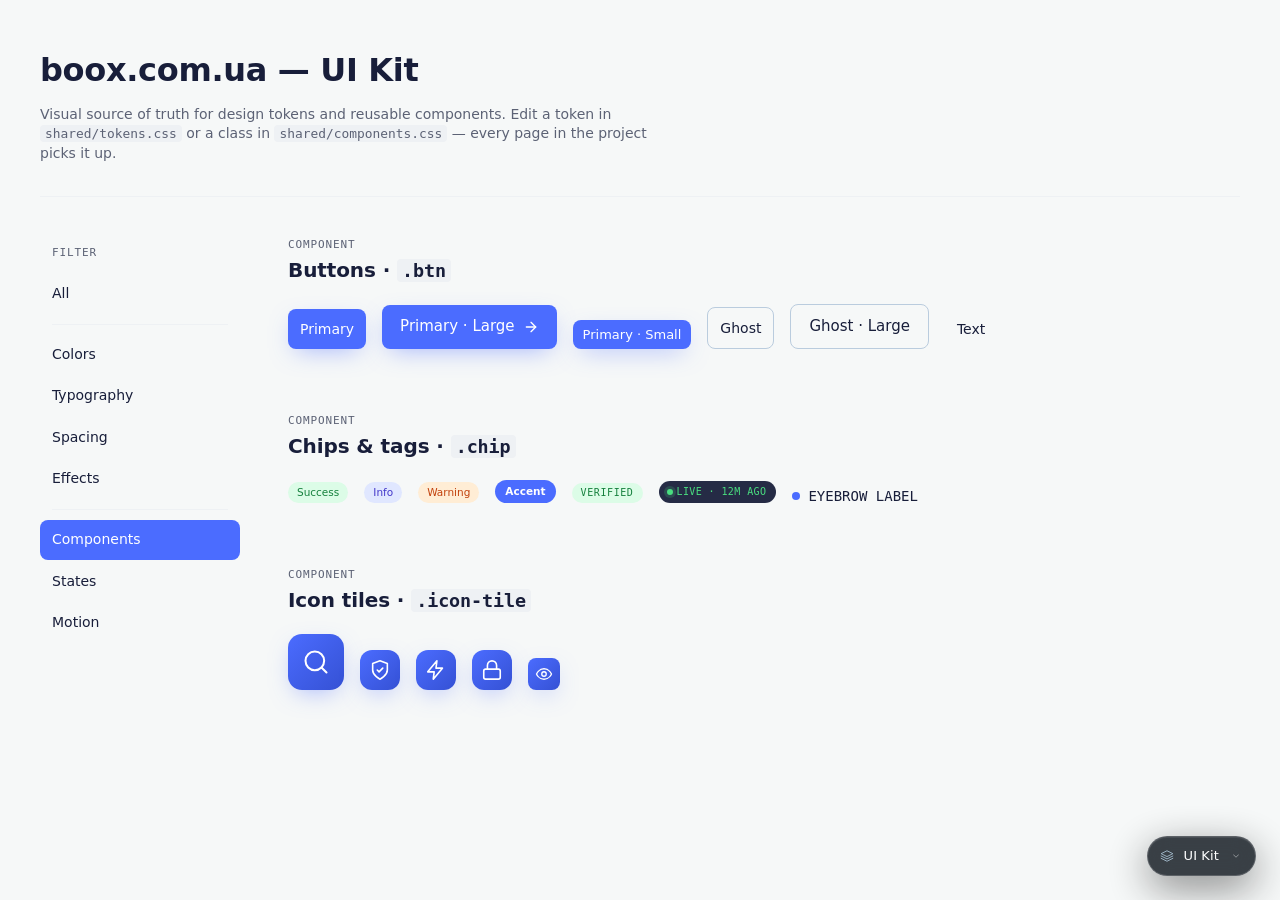
<file: uikit/index.html>
<!DOCTYPE html>
<html lang="en">
<head>
<meta charset="UTF-8">
<meta name="viewport" content="width=device-width, initial-scale=1.0">
<meta name="robots" content="noindex, nofollow">
<title>boox.com.ua — UI Kit</title>
<link rel="icon" type="image/svg+xml" href="../assets/favicon.svg">


<!-- Single source of truth: tokens + components -->
<link rel="stylesheet" href="../shared/tokens.css">
<link rel="stylesheet" href="../shared/components.css">
<link rel="stylesheet" href="../shared/service-menu.css">

<style>
/* ════════════════════════════════════════════════════════════════
   UI KIT — page-specific layout. All component styling lives in
   shared/components.css. Tokens come from shared/tokens.css.
   ──────────────────────────────────────────────────────────── */

* { box-sizing: border-box; margin: 0; padding: 0; }
html, body { min-height: 100%; }

body {
  font-family: var(--font-sans);
  font-size: var(--text-body);
  line-height: 1.4;
  color: var(--color-ink);
  background: var(--color-paper);
  -webkit-font-smoothing: antialiased;
  -moz-osx-font-smoothing: grayscale;
  padding: var(--space-12) var(--space-6) 120px;
}

img, svg { display: block; max-width: 100%; }
button { font: inherit; cursor: pointer; }
code {
  font-family: var(--font-mono);
  font-size: 0.92em;
  padding: 1px 5px;
  background: var(--color-border-light);
  border-radius: var(--radius-sm);
}

/* ─── Page header ──────────────────────────────────────────── */

.lib {
  max-width: 1200px;
  margin: 0 auto;
  display: flex;
  flex-direction: column;
  gap: var(--space-10);
}
.lib__header {
  display: flex;
  flex-direction: column;
  gap: var(--space-3);
  padding-bottom: var(--space-8);
  border-bottom: 1px solid var(--color-border-light);
}
.lib__header h1 {
  font-size: var(--text-h2);
  font-weight: 700;
  letter-spacing: -0.01em;
}
.lib__header p {
  font-size: var(--text-small);
  color: var(--color-mute);
  max-width: 640px;
}

/* ─── Two-column layout: sticky sidebar + content ──────────── */

.lib__layout {
  display: grid;
  grid-template-columns: 200px 1fr;
  gap: var(--space-12);
  align-items: flex-start;
}
.lib__sidebar { position: sticky; top: var(--space-8); }
.lib__content {
  display: flex;
  flex-direction: column;
  gap: var(--space-16);
  min-width: 0;
}

/* ─── Filter nav ───────────────────────────────────────────── */

.lib-nav { display: flex; flex-direction: column; gap: 2px; }
.lib-nav__heading {
  font-family: var(--font-mono);
  font-size: 11px;
  font-weight: 500;
  color: var(--color-mute);
  letter-spacing: 0.08em;
  text-transform: uppercase;
  padding: var(--space-2) var(--space-3);
  margin-bottom: var(--space-1);
}
.lib-nav__item {
  text-align: left;
  padding: 10px var(--space-3);
  font-family: var(--font-sans);
  font-size: var(--text-small);
  font-weight: 500;
  color: var(--color-ink);
  background: transparent;
  border: 0;
  border-radius: var(--radius-md);
  cursor: pointer;
  transition: background var(--duration-fast) ease, color var(--duration-fast) ease;
  white-space: nowrap;
}
.lib-nav__item:hover { background: var(--color-border-light); }
.lib-nav__item.is-active {
  background: var(--color-accent);
  color: var(--color-white);
}
.lib-nav__divider {
  height: 1px;
  background: var(--color-border-light);
  margin: var(--space-2) var(--space-3);
}

/* ─── Filter behavior ──────────────────────────────────────── */

.lib[data-filter]              .lib-section { display: none; }
.lib[data-filter="all"]        .lib-section,
.lib[data-filter="colors"]     .lib-section[data-category="colors"],
.lib[data-filter="typography"] .lib-section[data-category="typography"],
.lib[data-filter="spacing"]    .lib-section[data-category="spacing"],
.lib[data-filter="effects"]    .lib-section[data-category="effects"],
.lib[data-filter="components"] .lib-section[data-category="components"],
.lib[data-filter="states"]     .lib-section[data-category="states"],
.lib[data-filter="motion"]     .lib-section[data-category="motion"] {
  display: flex;
}

/* ─── Section block ────────────────────────────────────────── */

.lib-section {
  display: flex;
  flex-direction: column;
  gap: var(--space-5);
}
.lib-section__head { display: flex; flex-direction: column; gap: var(--space-1); }
.lib-section__title {
  font-family: var(--font-mono);
  font-size: 11px;
  font-weight: 500;
  color: var(--color-mute);
  letter-spacing: 0.08em;
  text-transform: uppercase;
}
.lib-section__heading {
  font-size: var(--text-h3);
  font-weight: 600;
  letter-spacing: -0.005em;
  color: var(--color-ink);
}

/* ─── Showcase rows / grids ────────────────────────────────── */

.showcase {
  display: flex;
  flex-wrap: wrap;
  gap: var(--space-4);
  align-items: flex-end;
}
.showcase--grid-4 { display: grid; grid-template-columns: repeat(4, 1fr); gap: var(--space-4); }
.showcase--grid-6 { display: grid; grid-template-columns: repeat(6, 1fr); gap: var(--space-3); }

@media (max-width: 880px) {
  .showcase--grid-4 { grid-template-columns: repeat(2, 1fr); }
  .showcase--grid-6 { grid-template-columns: repeat(3, 1fr); }
}

/* ─── Color swatches ───────────────────────────────────────── */

.swatch { display: flex; flex-direction: column; gap: var(--space-2); }
.swatch__chip {
  width: 100%;
  height: 80px;
  border-radius: var(--radius-lg);
  border: 1px solid var(--color-border-light);
}
.swatch__meta { display: flex; flex-direction: column; gap: 2px; }
.swatch__name { font-size: 12px; font-weight: 600; color: var(--color-ink); }
.swatch__token {
  font-family: var(--font-mono);
  font-size: 10px;
  color: var(--color-mute);
}

/* ─── Type sample rows ─────────────────────────────────────── */

.type-row {
  display: grid;
  grid-template-columns: 120px 80px 1fr;
  gap: var(--space-4);
  align-items: baseline;
  padding: var(--space-3) 0;
  border-bottom: 1px solid var(--color-border-light);
}
.type-row:last-child { border-bottom: 0; }
.type-row__label {
  font-family: var(--font-mono);
  font-size: 11px;
  color: var(--color-mute);
  text-transform: uppercase;
  letter-spacing: 0.06em;
}
.type-row__size {
  font-family: var(--font-mono);
  font-size: 11px;
  color: var(--color-mute);
}
.type-row__sample { color: var(--color-ink); }

/* ─── Spacing visual ───────────────────────────────────────── */

.space-row {
  display: flex;
  align-items: center;
  gap: var(--space-4);
  padding: var(--space-2) 0;
}
.space-row__bar {
  height: 16px;
  background: var(--color-accent);
  border-radius: 2px;
}
.space-row__label {
  font-family: var(--font-mono);
  font-size: 11px;
  color: var(--color-mute);
  min-width: 140px;
}

/* ─── Demo tiles for radii / shadows ───────────────────────── */

.demo-tile {
  display: flex;
  flex-direction: column;
  align-items: center;
  gap: var(--space-2);
}
.demo-tile__box {
  width: 100%;
  height: 80px;
  background: var(--color-white);
  border: 1px solid var(--color-border-light);
}
.demo-tile__box--shadow { border: 0; }
.demo-tile__caption {
  font-family: var(--font-mono);
  font-size: 10px;
  color: var(--color-mute);
}

/* ─── States section — locked button states ───────────────── */

.state-row {
  display: grid;
  grid-template-columns: 120px 1fr;
  gap: var(--space-4);
  align-items: center;
  padding: var(--space-3) 0;
  border-bottom: 1px solid var(--color-border-light);
}
.state-row:last-child { border-bottom: 0; }
.state-row__label {
  font-family: var(--font-mono);
  font-size: 11px;
  color: var(--color-mute);
  text-transform: uppercase;
  letter-spacing: 0.06em;
}
/* Force visual states for static demo (matches the rules in components.css) */
.btn[data-state="hover"].btn--primary {
  background: var(--color-accent-deep);
  transform: translateY(-1px);
}
.btn[data-state="active"].btn--primary {
  background: var(--color-accent-deep);
  transform: translateY(0);
}
.btn[data-state="focus"] {
  outline: 2px solid var(--color-accent);
  outline-offset: 2px;
}

/* ─── Motion section — animation primitives ────────────────── */

.motion-row {
  display: grid;
  grid-template-columns: 140px 1fr 200px;
  gap: var(--space-4);
  align-items: center;
  padding: var(--space-4) 0;
  border-bottom: 1px solid var(--color-border-light);
}
.motion-row:last-child { border-bottom: 0; }
.motion-row__label {
  font-family: var(--font-mono);
  font-size: 11px;
  color: var(--color-mute);
  text-transform: uppercase;
  letter-spacing: 0.06em;
}
.motion-row__demo {
  height: 60px;
  display: flex;
  align-items: center;
  justify-content: flex-start;
}
.motion-row__caption {
  font-family: var(--font-mono);
  font-size: 11px;
  color: var(--color-mute);
}

.demo-dot {
  width: 24px; height: 24px;
  border-radius: 50%;
  background: var(--color-accent);
}
.demo-box {
  width: 60px; height: 40px;
  border-radius: var(--radius-md);
  background: var(--color-accent);
}

@keyframes demo-pulse {
  0%, 100% { transform: scale(0.85); opacity: 0.6; }
  50%      { transform: scale(1.15); opacity: 1; }
}
@keyframes demo-fade-in {
  0%   { opacity: 0; }
  60%  { opacity: 1; }
  100% { opacity: 1; }
}
@keyframes demo-scale-fade {
  0%   { opacity: 0; transform: scale(0.85); }
  60%  { opacity: 1; transform: scale(1); }
  100% { opacity: 1; transform: scale(1); }
}
@keyframes demo-slide-up {
  0%   { opacity: 0; transform: translateY(12px); }
  60%  { opacity: 1; transform: translateY(0); }
  100% { opacity: 1; transform: translateY(0); }
}
@keyframes demo-shimmer {
  0%   { background-position: -200px 0; }
  100% { background-position: 200px 0; }
}

.anim--pulse      { animation: demo-pulse      2.4s ease-in-out infinite; }
.anim--fade-in    { animation: demo-fade-in    2s   ease-out         infinite; }
.anim--scale-fade { animation: demo-scale-fade 2s   var(--ease-back) infinite; }
.anim--slide-up   { animation: demo-slide-up   2s   var(--ease-out)  infinite; }
.anim--shimmer {
  width: 200px; height: 16px; border-radius: var(--radius-sm);
  background: linear-gradient(90deg, var(--color-border-light) 0%, var(--color-paper) 50%, var(--color-border-light) 100%);
  background-size: 400px 100%;
  animation: demo-shimmer 1.6s linear infinite;
}

/* ─── Mobile: collapse sidebar ─────────────────────────────── */

@media (max-width: 880px) {
  .lib__layout { grid-template-columns: 1fr; gap: var(--space-6); }
  .lib__sidebar { position: static; }
  .lib-nav { flex-direction: row; flex-wrap: wrap; gap: var(--space-1); }
  .lib-nav__heading { display: none; }
  .lib-nav__divider { display: none; }
  .lib-nav__item { padding: var(--space-2) var(--space-3); }
}
</style>
</head>
<body>

<main class="lib" data-filter="components">

<header class="lib__header">
  <h1>boox.com.ua — UI Kit</h1>
  <p>Visual source of truth for design tokens and reusable components. Edit a token in <code>shared/tokens.css</code> or a class in <code>shared/components.css</code> — every page in the project picks it up.</p>
</header>

<div class="lib__layout">

  <aside class="lib__sidebar">
    <nav class="lib-nav" aria-label="Library filter">
      <span class="lib-nav__heading">Filter</span>
      <button class="lib-nav__item" data-filter="all"        type="button">All</button>
      <div class="lib-nav__divider"></div>
      <button class="lib-nav__item" data-filter="colors"     type="button">Colors</button>
      <button class="lib-nav__item" data-filter="typography" type="button">Typography</button>
      <button class="lib-nav__item" data-filter="spacing"    type="button">Spacing</button>
      <button class="lib-nav__item" data-filter="effects"    type="button">Effects</button>
      <div class="lib-nav__divider"></div>
      <button class="lib-nav__item is-active" data-filter="components" type="button">Components</button>
      <button class="lib-nav__item" data-filter="states"     type="button">States</button>
      <button class="lib-nav__item" data-filter="motion"     type="button">Motion</button>
    </nav>
  </aside>

  <div class="lib__content">

  <!-- ════════════════════════════════════════════════════════
       COLORS
       ════════════════════════════════════════════════════════ -->
  <section class="lib-section" data-category="colors">
    <div class="lib-section__head">
      <span class="lib-section__title">Tokens · Colors</span>
      <h2 class="lib-section__heading">Palette</h2>
    </div>
    <div class="showcase showcase--grid-6">
      <div class="swatch"><div class="swatch__chip" style="background:var(--color-accent)"></div><div class="swatch__meta"><span class="swatch__name">Accent</span><span class="swatch__token">--color-accent</span></div></div>
      <div class="swatch"><div class="swatch__chip" style="background:var(--color-accent-deep)"></div><div class="swatch__meta"><span class="swatch__name">Accent deep</span><span class="swatch__token">--color-accent-deep</span></div></div>
      <div class="swatch"><div class="swatch__chip" style="background:var(--color-accent-soft)"></div><div class="swatch__meta"><span class="swatch__name">Accent soft</span><span class="swatch__token">--color-accent-soft</span></div></div>
      <div class="swatch"><div class="swatch__chip" style="background:var(--color-ink)"></div><div class="swatch__meta"><span class="swatch__name">Ink</span><span class="swatch__token">--color-ink</span></div></div>
      <div class="swatch"><div class="swatch__chip" style="background:var(--color-mute)"></div><div class="swatch__meta"><span class="swatch__name">Mute</span><span class="swatch__token">--color-mute</span></div></div>
      <div class="swatch"><div class="swatch__chip" style="background:var(--color-paper)"></div><div class="swatch__meta"><span class="swatch__name">Paper</span><span class="swatch__token">--color-paper</span></div></div>
      <div class="swatch"><div class="swatch__chip" style="background:var(--color-divider)"></div><div class="swatch__meta"><span class="swatch__name">Divider</span><span class="swatch__token">--color-divider</span></div></div>
      <div class="swatch"><div class="swatch__chip" style="background:var(--color-success-bg)"></div><div class="swatch__meta"><span class="swatch__name">Success bg</span><span class="swatch__token">--color-success-bg</span></div></div>
      <div class="swatch"><div class="swatch__chip" style="background:var(--color-success-fg)"></div><div class="swatch__meta"><span class="swatch__name">Success fg</span><span class="swatch__token">--color-success-fg</span></div></div>
      <div class="swatch"><div class="swatch__chip" style="background:var(--color-violet-bg)"></div><div class="swatch__meta"><span class="swatch__name">Violet bg</span><span class="swatch__token">--color-violet-bg</span></div></div>
      <div class="swatch"><div class="swatch__chip" style="background:var(--color-warn-bg)"></div><div class="swatch__meta"><span class="swatch__name">Warn bg</span><span class="swatch__token">--color-warn-bg</span></div></div>
      <div class="swatch"><div class="swatch__chip" style="background:var(--color-warn-fg)"></div><div class="swatch__meta"><span class="swatch__name">Warn fg</span><span class="swatch__token">--color-warn-fg</span></div></div>
    </div>
  </section>

  <!-- ════════════════════════════════════════════════════════
       TYPOGRAPHY
       ════════════════════════════════════════════════════════ -->
  <section class="lib-section" data-category="typography">
    <div class="lib-section__head">
      <span class="lib-section__title">Tokens · Typography</span>
      <h2 class="lib-section__heading">Type scale (6 steps)</h2>
    </div>
    <div>
      <div class="type-row">
        <span class="type-row__label">Display</span>
        <span class="type-row__size">56 / 700</span>
        <span class="type-row__sample" style="font-size:56px;font-weight:700;line-height:0.95;letter-spacing:-0.02em;">The quick brown fox.</span>
      </div>
      <div class="type-row">
        <span class="type-row__label">H2</span>
        <span class="type-row__size">32 / 600</span>
        <span class="type-row__sample" style="font-size:32px;font-weight:600;line-height:1.15;letter-spacing:-0.01em;">Section heading goes here.</span>
      </div>
      <div class="type-row">
        <span class="type-row__label">H3</span>
        <span class="type-row__size">20 / 600</span>
        <span class="type-row__sample" style="font-size:20px;font-weight:600;line-height:1.3;">Sub-block heading</span>
      </div>
      <div class="type-row">
        <span class="type-row__label">Body</span>
        <span class="type-row__size">16 / 400</span>
        <span class="type-row__sample" style="font-size:16px;font-weight:400;line-height:1.5;">Body copy is the default reading size — paragraphs, descriptions, supporting text.</span>
      </div>
      <div class="type-row">
        <span class="type-row__label">Small</span>
        <span class="type-row__size">14 / 500</span>
        <span class="type-row__sample" style="font-size:14px;font-weight:500;line-height:1.4;">Small text for bullets, footnotes, secondary labels.</span>
      </div>
      <div class="type-row">
        <span class="type-row__label">Caption</span>
        <span class="type-row__size">12 / 500</span>
        <span class="type-row__sample" style="font-size:12px;font-weight:500;line-height:1.3;color:var(--color-mute);">Caption · meta · timestamps</span>
      </div>
      <div class="type-row">
        <span class="type-row__label">Mono</span>
        <span class="type-row__size">11 / 500</span>
        <span class="type-row__sample" style="font-family:var(--font-mono);font-size:11px;font-weight:500;letter-spacing:0.08em;text-transform:uppercase;color:var(--color-mute);">123,456,789 · TABULAR NUMERALS</span>
      </div>
    </div>
  </section>

  <!-- ════════════════════════════════════════════════════════
       SPACING
       ════════════════════════════════════════════════════════ -->
  <section class="lib-section" data-category="spacing">
    <div class="lib-section__head">
      <span class="lib-section__title">Tokens · Spacing</span>
      <h2 class="lib-section__heading">4px scale</h2>
    </div>
    <div>
      <div class="space-row"><span class="space-row__label">--space-1 (4)</span><div class="space-row__bar" style="width:4px"></div></div>
      <div class="space-row"><span class="space-row__label">--space-2 (8)</span><div class="space-row__bar" style="width:8px"></div></div>
      <div class="space-row"><span class="space-row__label">--space-3 (12)</span><div class="space-row__bar" style="width:12px"></div></div>
      <div class="space-row"><span class="space-row__label">--space-4 (16)</span><div class="space-row__bar" style="width:16px"></div></div>
      <div class="space-row"><span class="space-row__label">--space-5 (20)</span><div class="space-row__bar" style="width:20px"></div></div>
      <div class="space-row"><span class="space-row__label">--space-6 (24)</span><div class="space-row__bar" style="width:24px"></div></div>
      <div class="space-row"><span class="space-row__label">--space-8 (32)</span><div class="space-row__bar" style="width:32px"></div></div>
      <div class="space-row"><span class="space-row__label">--space-10 (40)</span><div class="space-row__bar" style="width:40px"></div></div>
      <div class="space-row"><span class="space-row__label">--space-12 (48)</span><div class="space-row__bar" style="width:48px"></div></div>
      <div class="space-row"><span class="space-row__label">--space-16 (64)</span><div class="space-row__bar" style="width:64px"></div></div>
      <div class="space-row"><span class="space-row__label">--space-20 (80)</span><div class="space-row__bar" style="width:80px"></div></div>
    </div>
  </section>

  <!-- ════════════════════════════════════════════════════════
       EFFECTS — radii + shadows
       ════════════════════════════════════════════════════════ -->
  <section class="lib-section" data-category="effects">
    <div class="lib-section__head">
      <span class="lib-section__title">Tokens · Radii</span>
      <h2 class="lib-section__heading">Corner radius</h2>
    </div>
    <div class="showcase showcase--grid-6">
      <div class="demo-tile"><div class="demo-tile__box" style="border-radius:var(--radius-sm)"></div><span class="demo-tile__caption">--radius-sm · 4</span></div>
      <div class="demo-tile"><div class="demo-tile__box" style="border-radius:var(--radius-md)"></div><span class="demo-tile__caption">--radius-md · 8</span></div>
      <div class="demo-tile"><div class="demo-tile__box" style="border-radius:var(--radius-lg)"></div><span class="demo-tile__caption">--radius-lg · 12</span></div>
      <div class="demo-tile"><div class="demo-tile__box" style="border-radius:var(--radius-xl)"></div><span class="demo-tile__caption">--radius-xl · 14</span></div>
      <div class="demo-tile"><div class="demo-tile__box" style="border-radius:var(--radius-2xl)"></div><span class="demo-tile__caption">--radius-2xl · 16</span></div>
      <div class="demo-tile"><div class="demo-tile__box" style="border-radius:var(--radius-pill);height:40px"></div><span class="demo-tile__caption">--radius-pill</span></div>
    </div>
  </section>

  <section class="lib-section" data-category="effects">
    <div class="lib-section__head">
      <span class="lib-section__title">Tokens · Shadow</span>
      <h2 class="lib-section__heading">Elevation</h2>
    </div>
    <div class="showcase showcase--grid-4">
      <div class="demo-tile"><div class="demo-tile__box demo-tile__box--shadow" style="box-shadow:var(--shadow-island);border-radius:var(--radius-lg)"></div><span class="demo-tile__caption">--shadow-island</span></div>
      <div class="demo-tile"><div class="demo-tile__box demo-tile__box--shadow" style="box-shadow:var(--shadow-card);border-radius:var(--radius-xl)"></div><span class="demo-tile__caption">--shadow-card</span></div>
      <div class="demo-tile"><div class="demo-tile__box demo-tile__box--shadow" style="box-shadow:var(--shadow-accent);border-radius:var(--radius-md);background:var(--color-accent)"></div><span class="demo-tile__caption">--shadow-accent</span></div>
      <div class="demo-tile"><div class="demo-tile__box demo-tile__box--shadow" style="box-shadow:var(--shadow-chip);border-radius:var(--radius-md)"></div><span class="demo-tile__caption">--shadow-chip</span></div>
    </div>
  </section>

  <!-- ════════════════════════════════════════════════════════
       COMPONENTS
       ════════════════════════════════════════════════════════ -->
  <section class="lib-section" data-category="components">
    <div class="lib-section__head">
      <span class="lib-section__title">Component</span>
      <h2 class="lib-section__heading">Buttons · <code>.btn</code></h2>
    </div>
    <div class="showcase">
      <button class="btn btn--primary" type="button">Primary</button>
      <button class="btn btn--primary btn--lg" type="button">
        Primary · Large
        <svg viewBox="0 0 24 24" fill="none" stroke="currentColor" stroke-width="2" stroke-linecap="round" stroke-linejoin="round" aria-hidden="true"><path d="M5 12h14"/><path d="m12 5 7 7-7 7"/></svg>
      </button>
      <button class="btn btn--primary btn--sm" type="button">Primary · Small</button>
      <button class="btn btn--ghost" type="button">Ghost</button>
      <button class="btn btn--ghost btn--lg" type="button">Ghost · Large</button>
      <button class="btn btn--text" type="button">Text</button>
    </div>
  </section>

  <section class="lib-section" data-category="components">
    <div class="lib-section__head">
      <span class="lib-section__title">Component</span>
      <h2 class="lib-section__heading">Chips & tags · <code>.chip</code></h2>
    </div>
    <div class="showcase">
      <span class="chip chip--green">Success</span>
      <span class="chip chip--violet">Info</span>
      <span class="chip chip--orange">Warning</span>
      <span class="chip chip--accent">Accent</span>
      <span class="chip chip--mono chip--green">VERIFIED</span>
      <span class="chip chip--status">Live · 12m ago</span>
      <span class="eyebrow">Eyebrow label</span>
    </div>
  </section>

  <section class="lib-section" data-category="components">
    <div class="lib-section__head">
      <span class="lib-section__title">Component</span>
      <h2 class="lib-section__heading">Icon tiles · <code>.icon-tile</code></h2>
    </div>
    <div class="showcase">
      <span class="icon-tile icon-tile--lg" aria-label="Search">
        <svg viewBox="0 0 24 24" aria-hidden="true"><circle cx="11" cy="11" r="8"/><path d="m21 21-4.3-4.3"/></svg>
      </span>
      <span class="icon-tile" aria-label="Shield check">
        <svg viewBox="0 0 24 24" aria-hidden="true"><path d="M12 22s8-4 8-10V5l-8-3-8 3v7c0 6 8 10 8 10z"/><path d="m9 12 2 2 4-4"/></svg>
      </span>
      <span class="icon-tile" aria-label="Zap">
        <svg viewBox="0 0 24 24" aria-hidden="true"><path d="M13 2 3 14h7l-1 8 10-12h-7l1-8z"/></svg>
      </span>
      <span class="icon-tile" aria-label="Lock">
        <svg viewBox="0 0 24 24" aria-hidden="true"><rect x="3" y="11" width="18" height="11" rx="2"/><path d="M7 11V7a5 5 0 0 1 10 0v4"/></svg>
      </span>
      <span class="icon-tile icon-tile--sm" aria-label="Eye">
        <svg viewBox="0 0 24 24" aria-hidden="true"><path d="M2 12s3-7 10-7 10 7 10 7-3 7-10 7-10-7-10-7z"/><circle cx="12" cy="12" r="3"/></svg>
      </span>
    </div>
  </section>

  <!-- ════════════════════════════════════════════════════════
       STATES — locked button states for visual reference
       ════════════════════════════════════════════════════════ -->
  <section class="lib-section" data-category="states">
    <div class="lib-section__head">
      <span class="lib-section__title">Patterns</span>
      <h2 class="lib-section__heading">Button states · <code>.btn--primary</code></h2>
    </div>
    <div>
      <div class="state-row">
        <span class="state-row__label">Default</span>
        <div><button class="btn btn--primary" type="button">Click me</button></div>
      </div>
      <div class="state-row">
        <span class="state-row__label">Hover</span>
        <div><button class="btn btn--primary" data-state="hover" type="button">Click me</button></div>
      </div>
      <div class="state-row">
        <span class="state-row__label">Active</span>
        <div><button class="btn btn--primary" data-state="active" type="button">Click me</button></div>
      </div>
      <div class="state-row">
        <span class="state-row__label">Focus</span>
        <div><button class="btn btn--primary" data-state="focus" type="button">Click me</button></div>
      </div>
      <div class="state-row">
        <span class="state-row__label">Disabled</span>
        <div><button class="btn btn--primary" type="button" disabled>Click me</button></div>
      </div>
    </div>
  </section>

  <!-- ════════════════════════════════════════════════════════
       MOTION — animation primitives
       ════════════════════════════════════════════════════════ -->
  <section class="lib-section" data-category="motion">
    <div class="lib-section__head">
      <span class="lib-section__title">Patterns</span>
      <h2 class="lib-section__heading">Motion primitives</h2>
    </div>
    <div>
      <div class="motion-row">
        <span class="motion-row__label">Pulse</span>
        <div class="motion-row__demo"><span class="demo-dot anim--pulse"></span></div>
        <span class="motion-row__caption">scale 0.85 ↔ 1.15 · 2.4s · ease-in-out · loop</span>
      </div>
      <div class="motion-row">
        <span class="motion-row__label">Fade in</span>
        <div class="motion-row__demo"><span class="demo-dot anim--fade-in"></span></div>
        <span class="motion-row__caption">opacity 0 → 1 · 2s · ease-out · loop</span>
      </div>
      <div class="motion-row">
        <span class="motion-row__label">Scale + fade</span>
        <div class="motion-row__demo"><span class="demo-box anim--scale-fade"></span></div>
        <span class="motion-row__caption">scale 0.85 → 1 · 2s · --ease-back · loop</span>
      </div>
      <div class="motion-row">
        <span class="motion-row__label">Slide up</span>
        <div class="motion-row__demo"><span class="demo-box anim--slide-up"></span></div>
        <span class="motion-row__caption">translateY 12 → 0 · 2s · --ease-out · loop</span>
      </div>
      <div class="motion-row">
        <span class="motion-row__label">Shimmer</span>
        <div class="motion-row__demo"><span class="anim--shimmer"></span></div>
        <span class="motion-row__caption">loading skeleton · 1.6s · linear · loop</span>
      </div>
    </div>
  </section>

  </div><!-- /.lib__content -->
</div><!-- /.lib__layout -->

</main>

<script>
  window.PREVIEW_PROJECT_NAME = "boox.com.ua";
  window.PREVIEW_DEFAULT_VERSION = "uikit";
  window.PREVIEW_VERSIONS = [
    { id: "concept-1", label: "Concept 1", desc: "Токены и компоненты",      path: "concept-1/" },
    { id: "uikit",     label: "UI Kit",    desc: "Tokens & components reference", path: "uikit/" },
    { id: "launcher",  label: "Launcher",  desc: "Index of all preview versions", path: "" }
  ];
</script>
<script defer src="../shared/service-menu.js"></script>

<script>
  /* ── Filter nav (left sidebar) ─────────────────────────────
     Click a filter pill → set data-filter on .lib root.
     CSS hides .lib-section that don't match active category. */
  (function () {
    const lib   = document.querySelector('.lib');
    const items = document.querySelectorAll('.lib-nav__item');
    items.forEach(item => {
      item.addEventListener('click', () => {
        lib.dataset.filter = item.dataset.filter;
        items.forEach(x => x.classList.toggle('is-active', x === item));
      });
    });
  })();
</script>

</body>
</html>
</file>
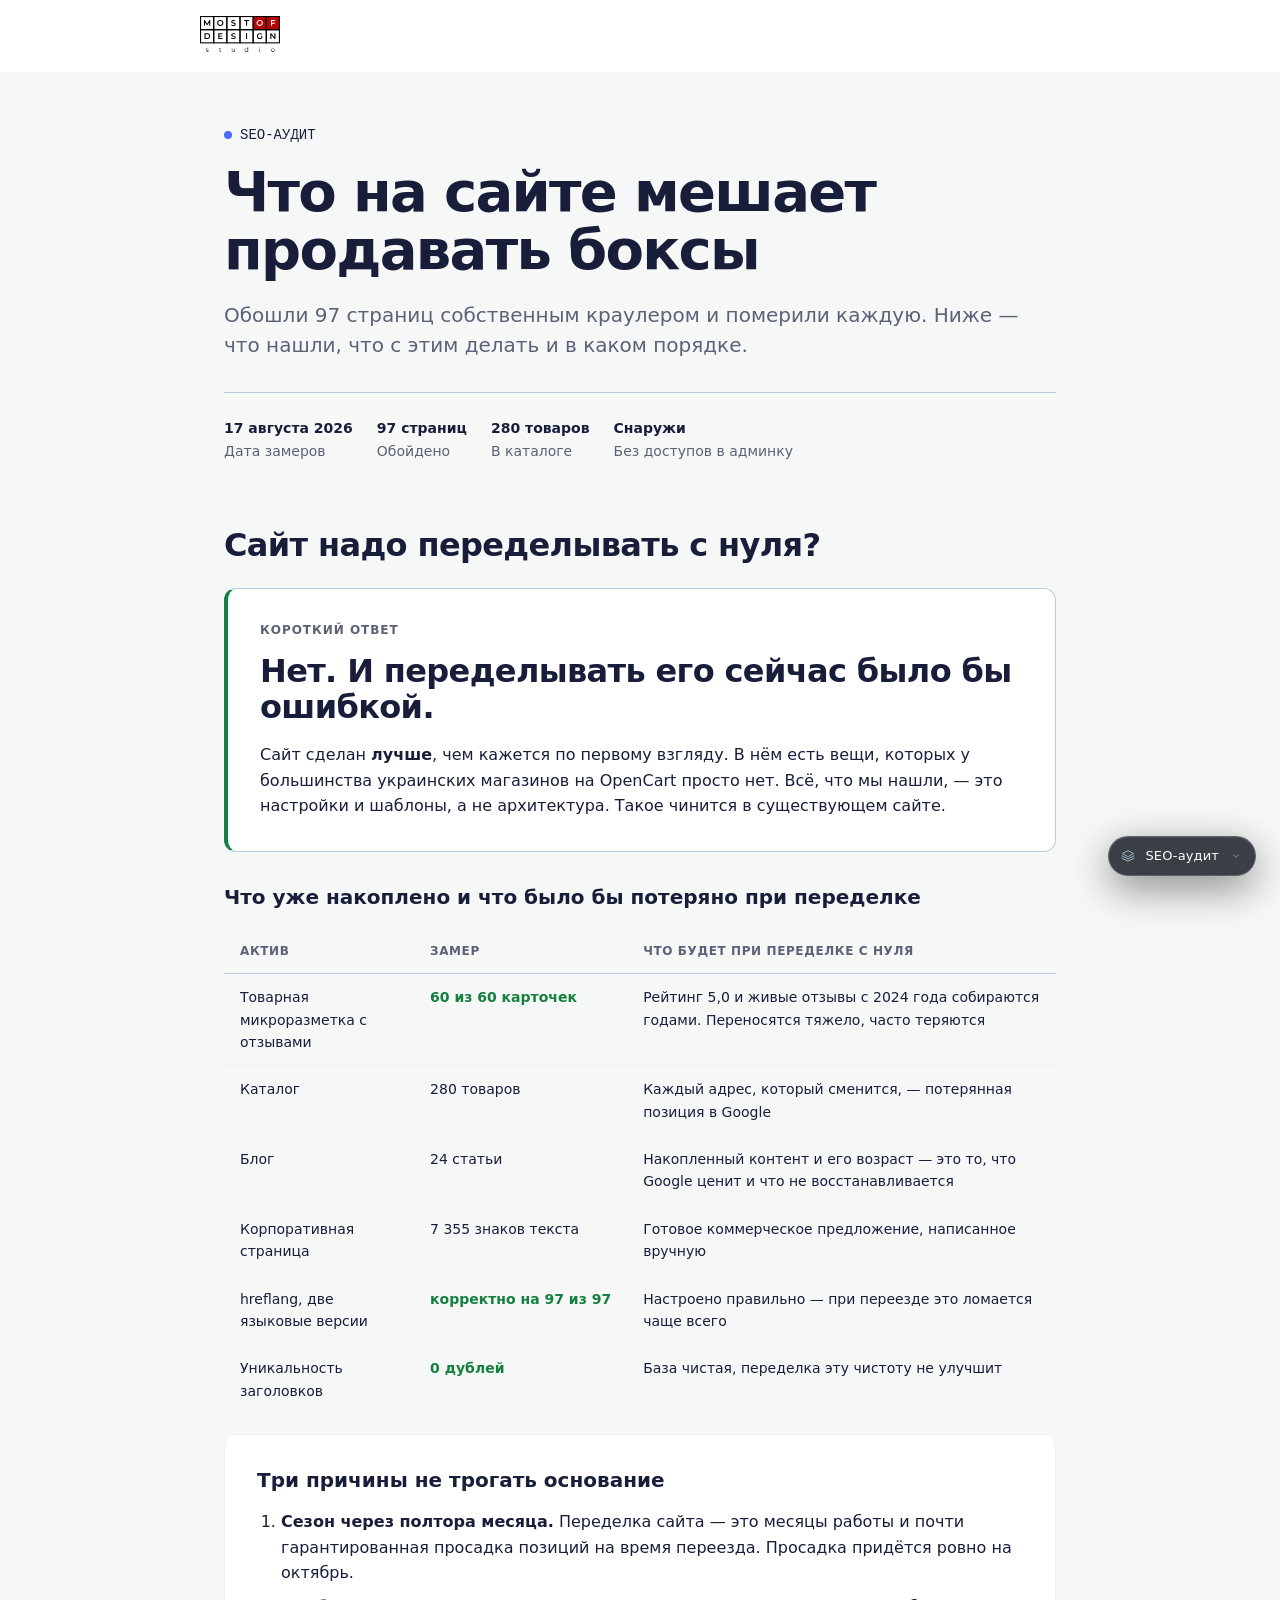
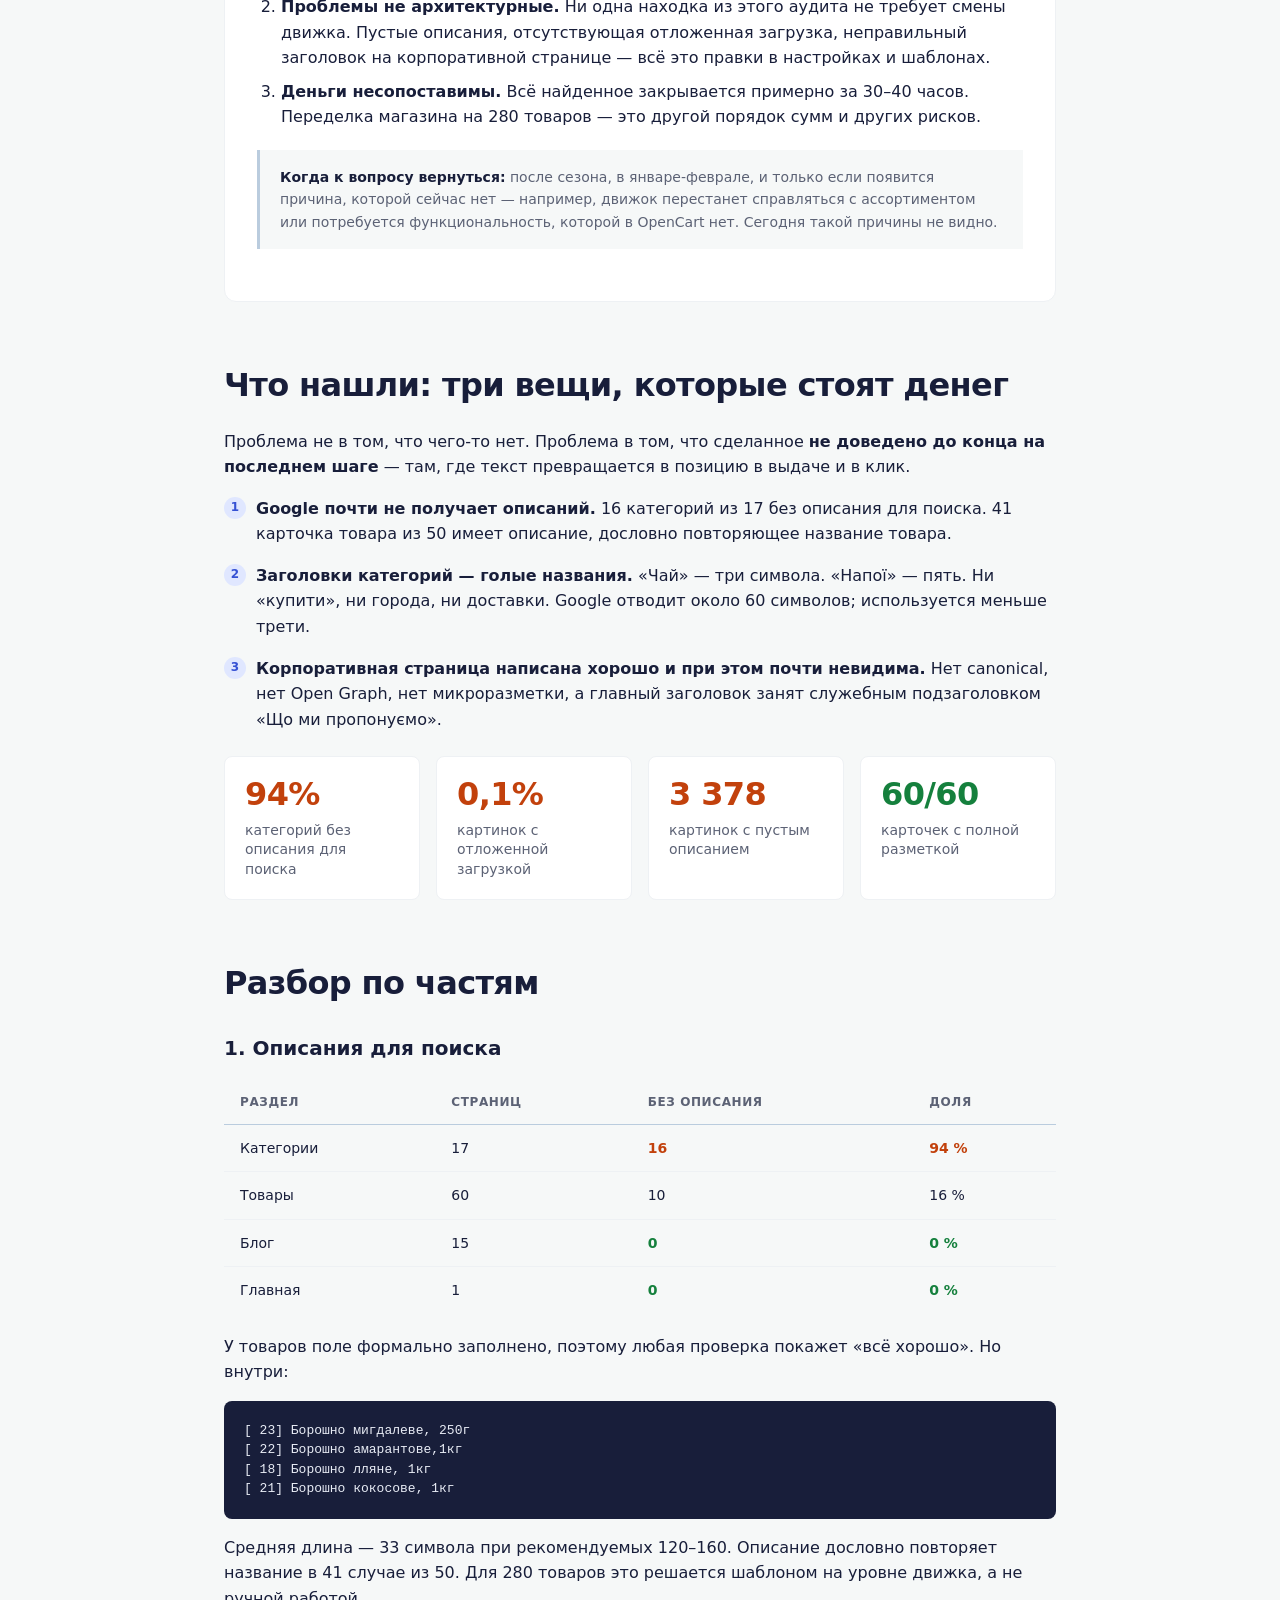
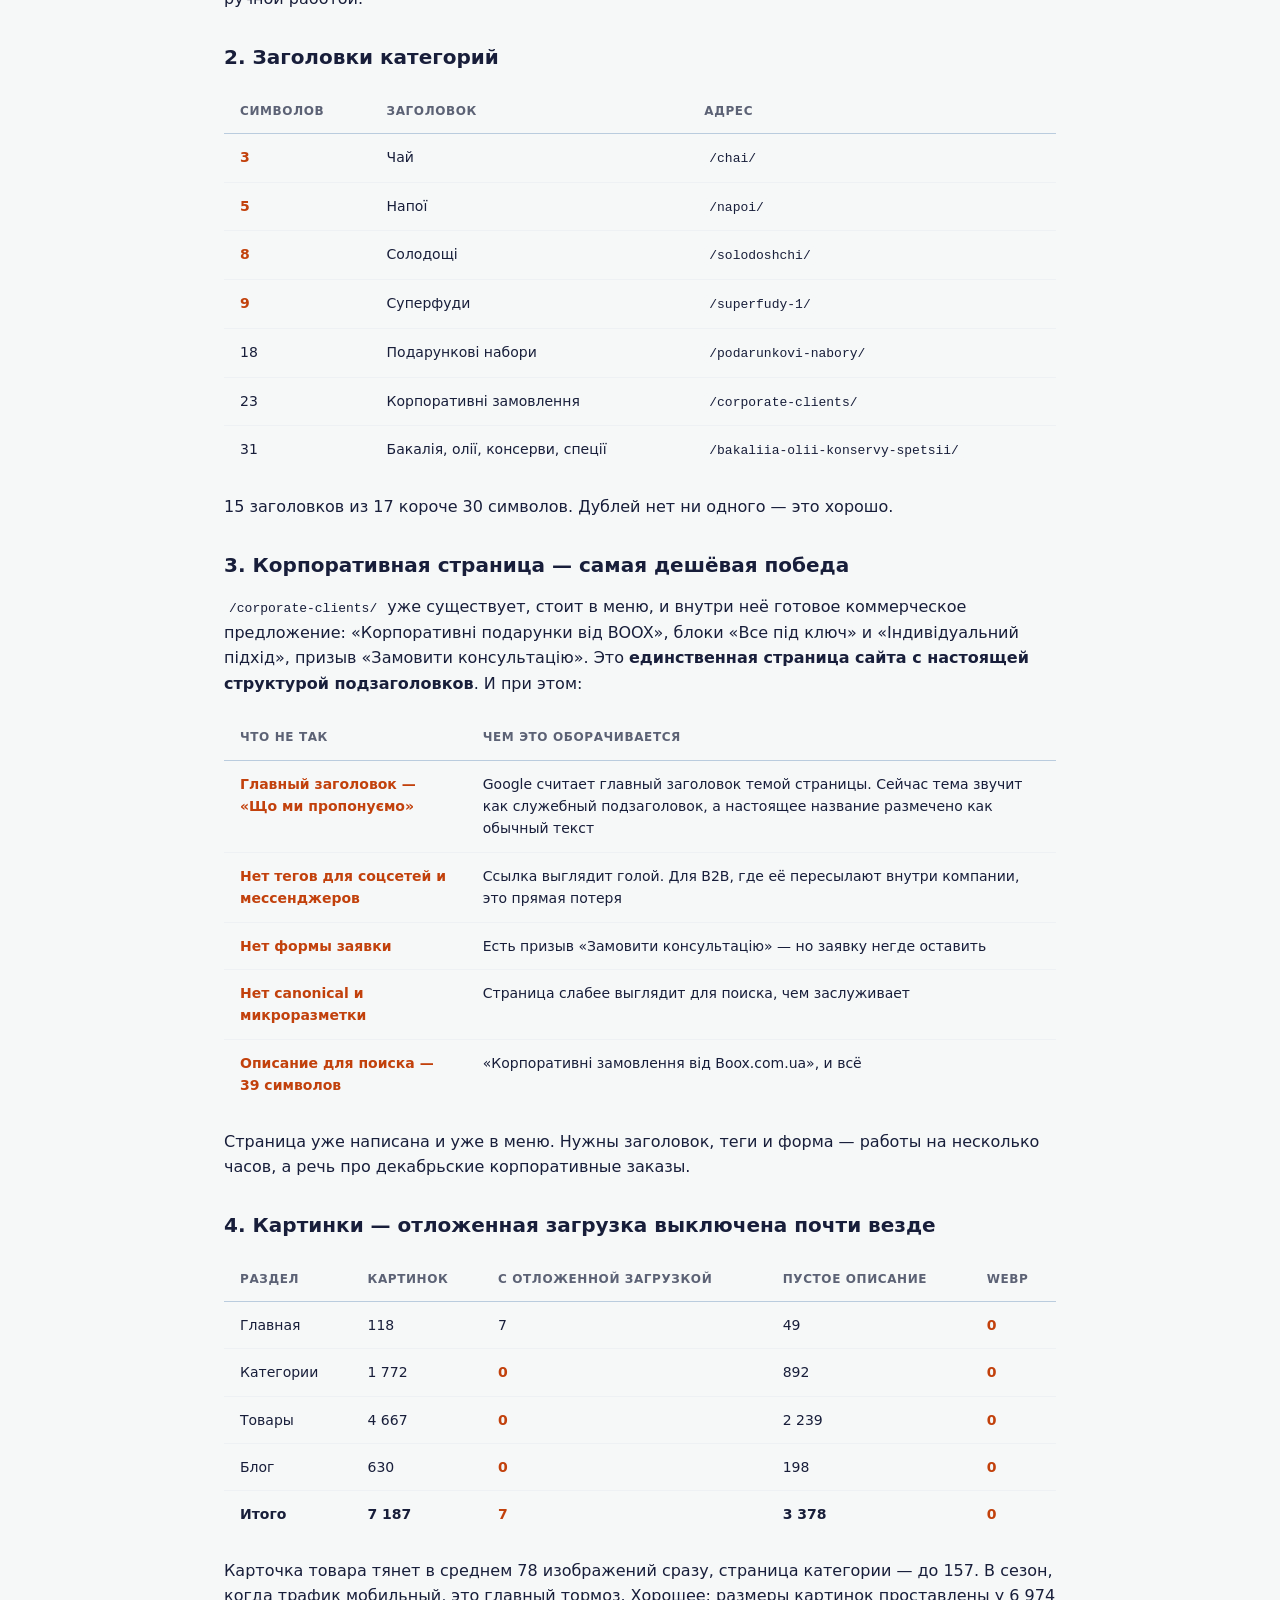
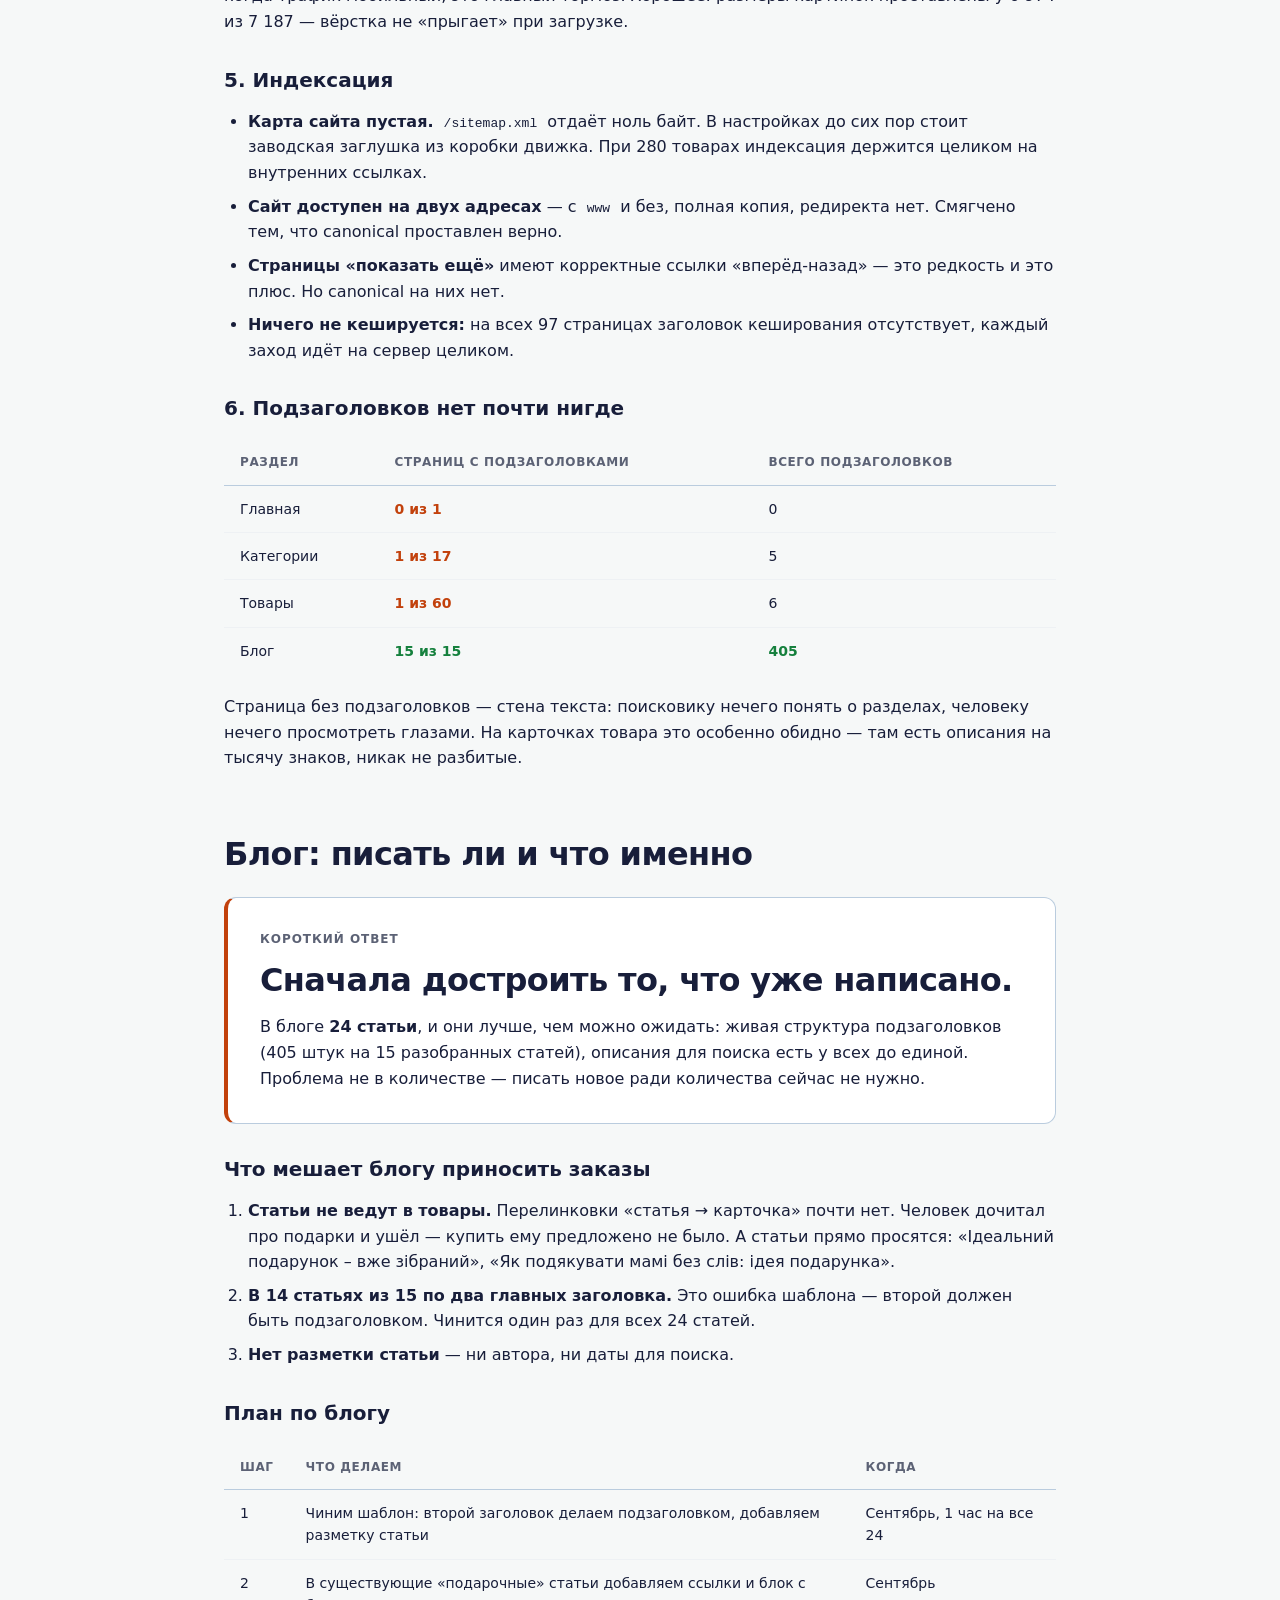
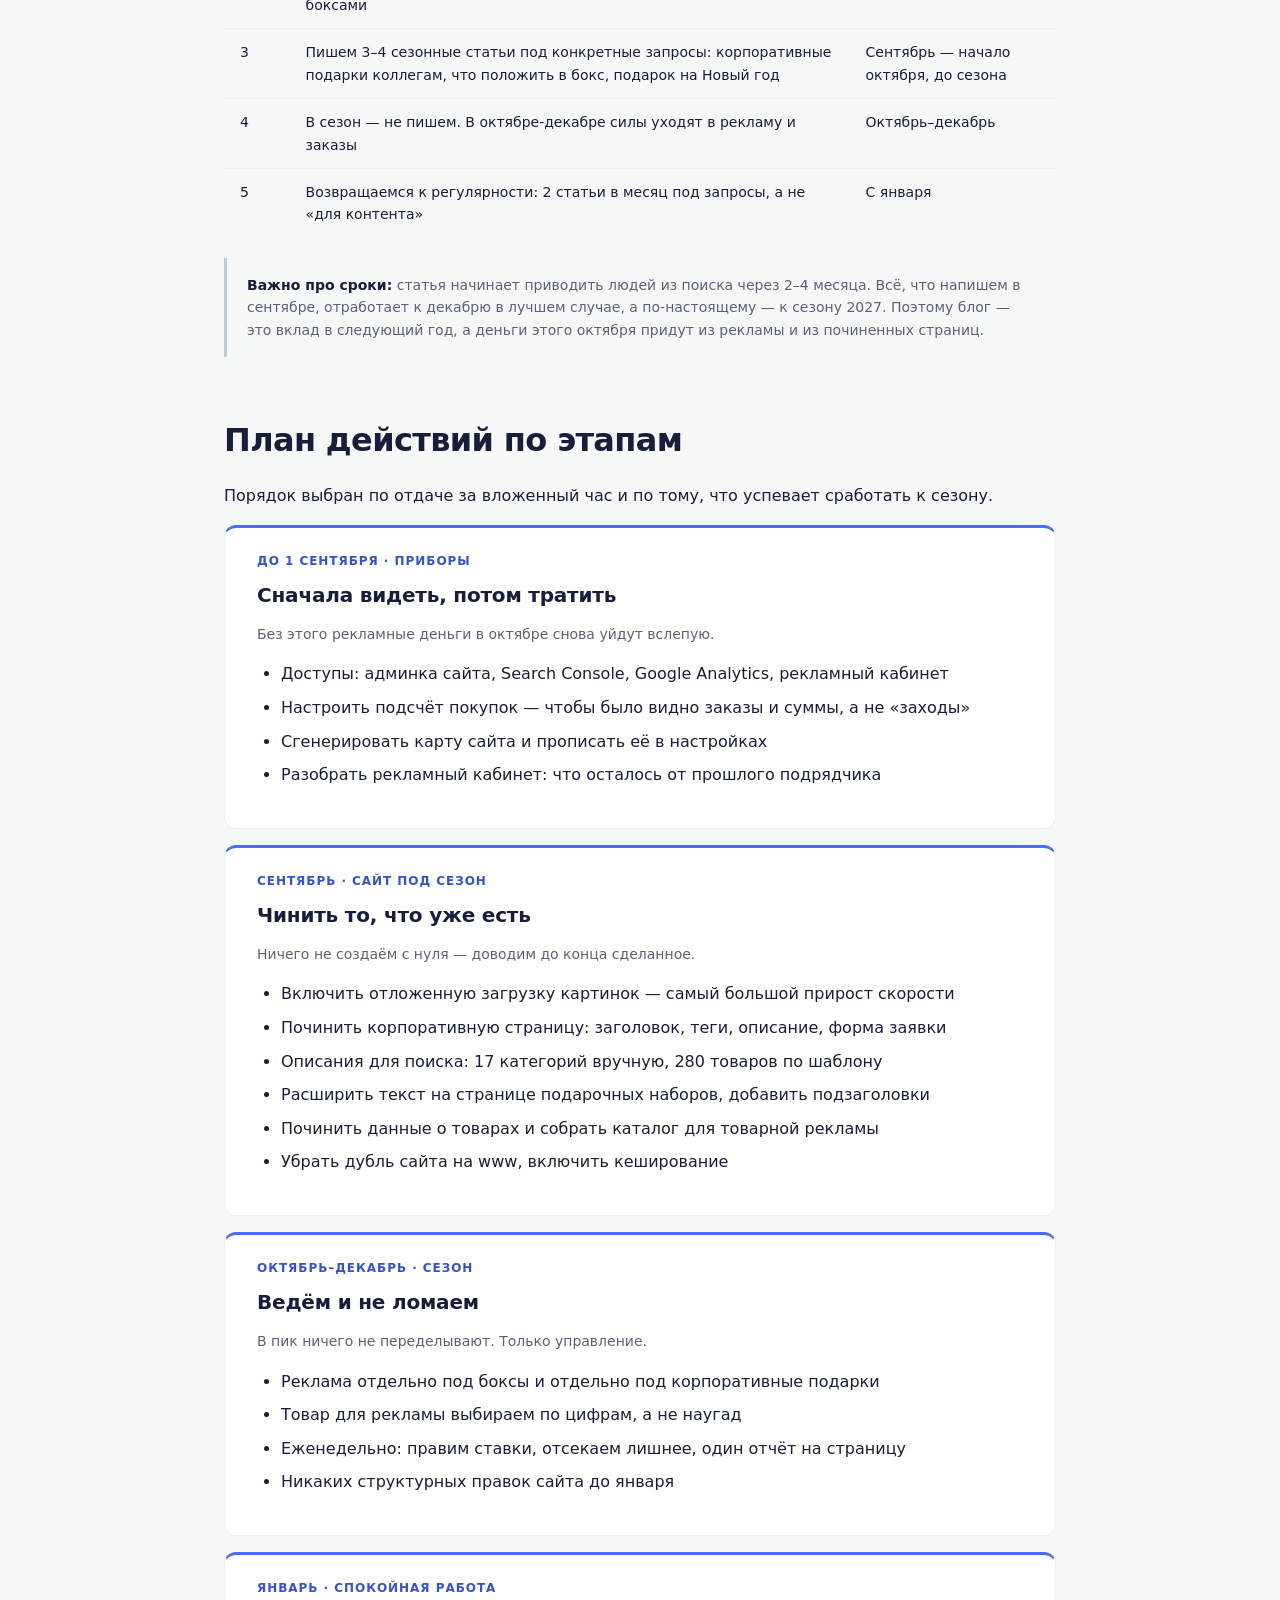
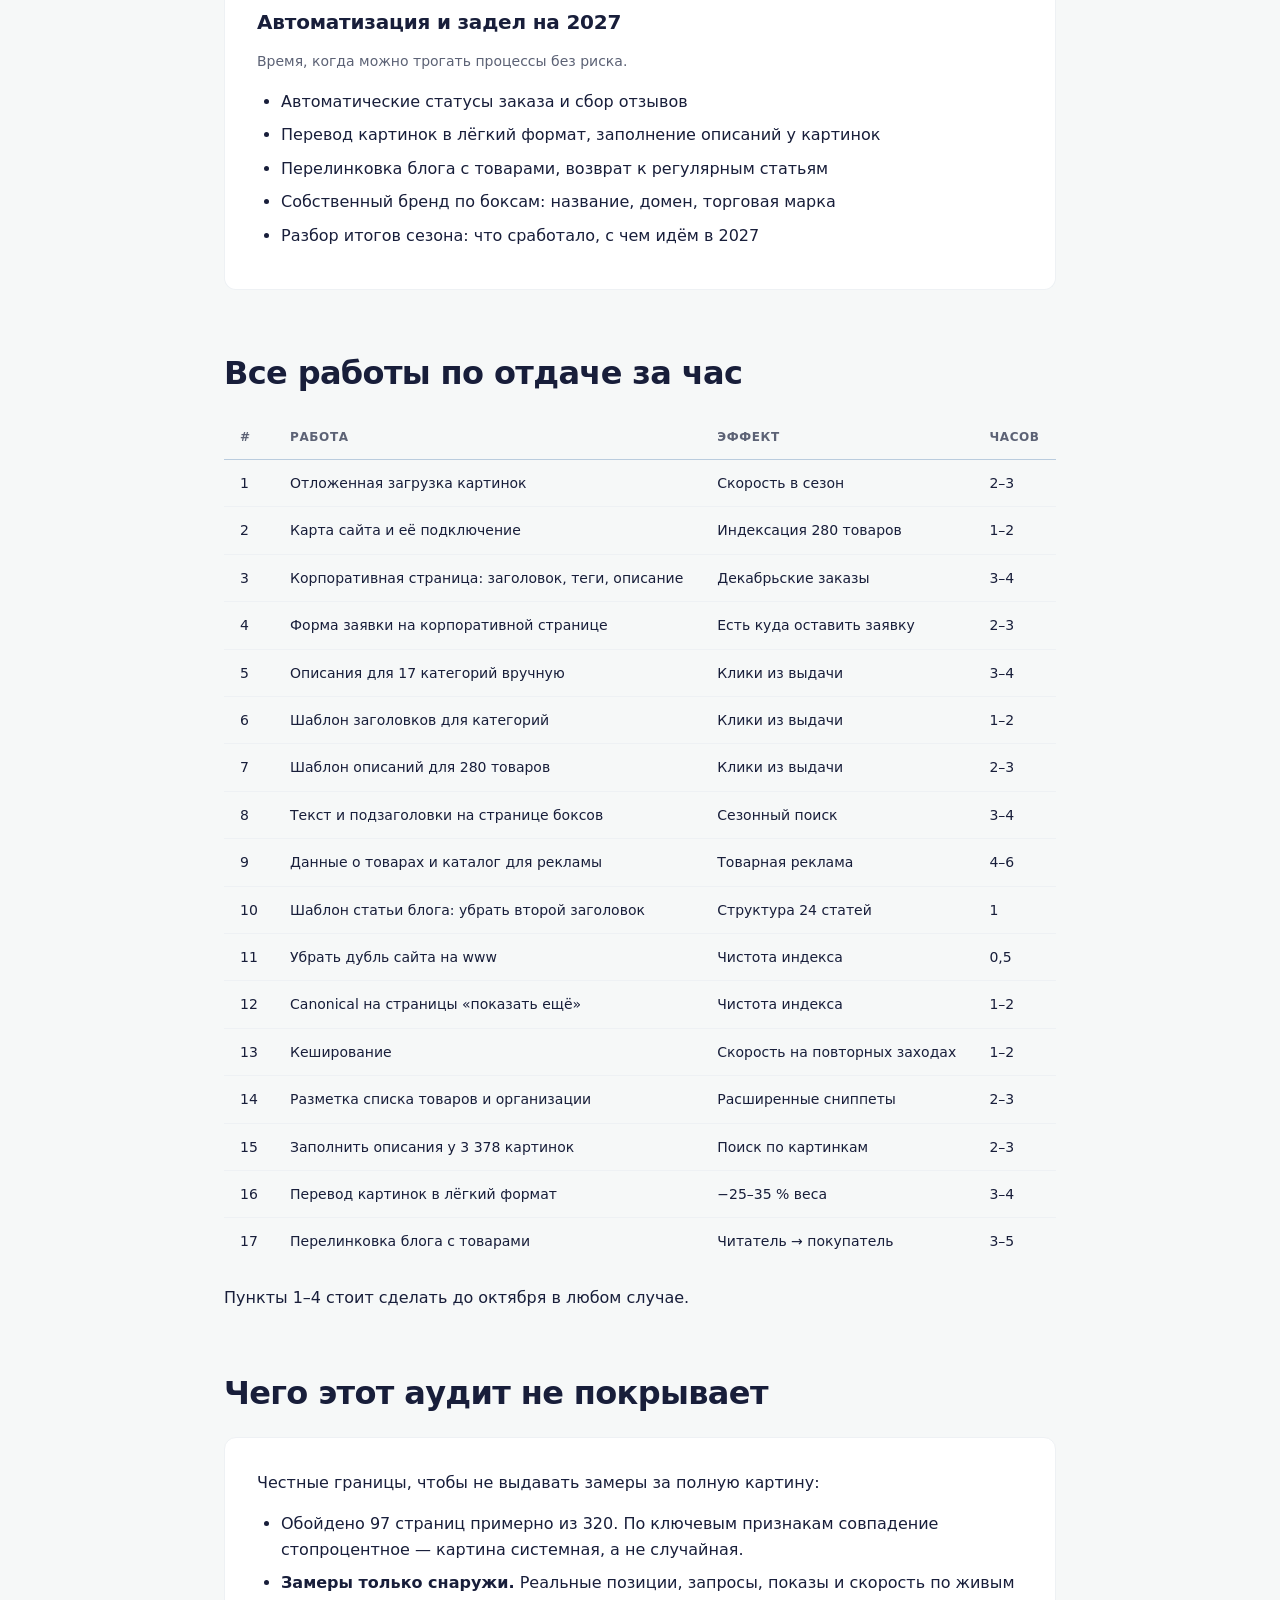
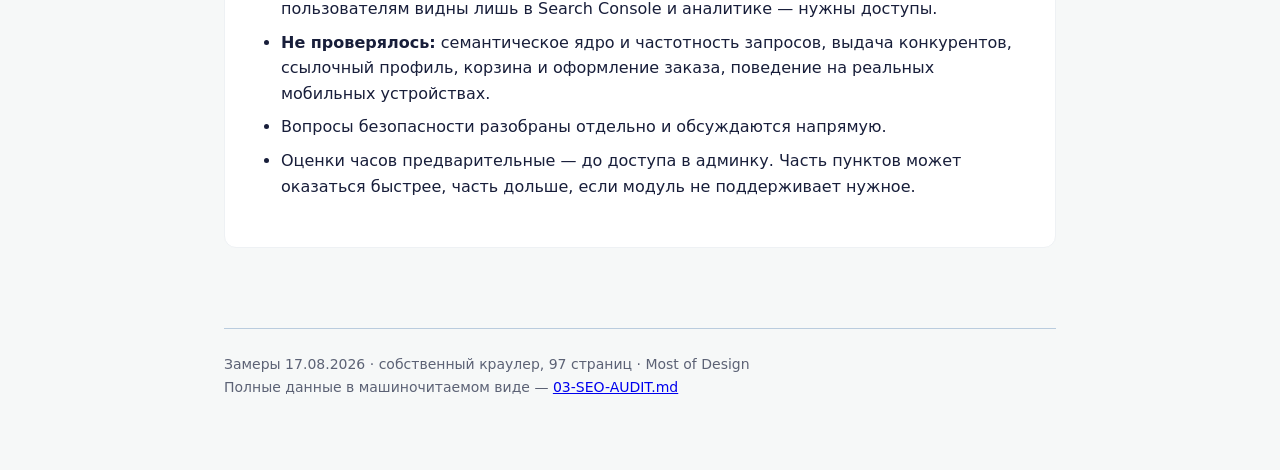
<file: research/seo-audit/index.html>
<!DOCTYPE html>
<html lang="ru">
<head>
<meta charset="UTF-8">
<meta name="viewport" content="width=device-width, initial-scale=1.0">
<meta name="robots" content="noindex, nofollow">
<title>boox.com.ua — SEO-аудит</title>
<link rel="icon" type="image/svg+xml" href="../../assets/favicon.svg">
<link rel="stylesheet" href="../../shared/tokens.css">
<link rel="stylesheet" href="../../shared/components.css">
<link rel="stylesheet" href="../../shared/service-menu.css">
<style>
* { box-sizing: border-box; margin: 0; padding: 0; }

body {
  font-family: var(--font-sans);
  -webkit-font-smoothing: antialiased;
  background: var(--color-paper);
  color: var(--color-ink);
  font-size: var(--text-body);
  line-height: 1.6;
}

.wrap { max-width: 880px; margin: 0 auto; padding: 0 var(--space-6) var(--space-20); }

/* ── Top bar ──────────────────────────────────────────────── */
.topbar {
  background: var(--color-white);
  border-bottom: 1px solid var(--color-border-light);
  padding: var(--space-4) var(--space-6);
  margin-bottom: var(--space-12);
}
.topbar__inner { max-width: 880px; margin: 0 auto; }
.topbar img { display: block; height: 40px; width: auto; }

/* ── Hero ─────────────────────────────────────────────────── */
.hero { margin-bottom: var(--space-12); }
.hero h1 {
  font-size: var(--text-display);
  line-height: 1.05;
  letter-spacing: -0.03em;
  margin: var(--space-4) 0 var(--space-5);
}
.hero__lead { font-size: var(--text-h3); color: var(--color-mute); line-height: 1.5; }

.meta {
  display: flex; flex-wrap: wrap; gap: var(--space-6);
  margin-top: var(--space-8); padding-top: var(--space-6);
  border-top: 1px solid var(--color-divider);
  font-size: var(--text-small); color: var(--color-mute);
}
.meta b { display: block; color: var(--color-ink); font-weight: 600; }

/* ── Sections ─────────────────────────────────────────────── */
section { margin-top: var(--space-16); }
h2 {
  font-size: var(--text-h2);
  letter-spacing: -0.02em;
  line-height: 1.2;
  margin-bottom: var(--space-6);
}
h3 {
  font-size: var(--text-h3);
  line-height: 1.3;
  margin: var(--space-8) 0 var(--space-4);
}
p { margin-bottom: var(--space-4); }
p:last-child { margin-bottom: 0; }

/* ── Island — white card ──────────────────────────────────── */
.island {
  background: var(--color-white);
  border: 1px solid var(--color-border-light);
  border-radius: var(--radius-lg, 12px);
  padding: var(--space-8);
  margin-bottom: var(--space-6);
}
.island:last-child { margin-bottom: 0; }

/* ── Verdict — the headline answer ────────────────────────── */
.verdict {
  background: var(--color-white);
  border: 1px solid var(--color-divider);
  border-left: 4px solid var(--color-success-fg);
  border-radius: var(--radius-lg, 12px);
  padding: var(--space-8);
  margin-bottom: var(--space-6);
}
.verdict--warn { border-left-color: var(--color-warn-fg); }
.verdict__label {
  font-size: var(--text-caption);
  text-transform: uppercase;
  letter-spacing: 0.08em;
  font-weight: 700;
  color: var(--color-mute);
  margin-bottom: var(--space-3);
}
.verdict__answer {
  font-size: var(--text-h2);
  font-weight: 700;
  letter-spacing: -0.02em;
  line-height: 1.15;
  margin-bottom: var(--space-4);
}

/* ── Stat row ─────────────────────────────────────────────── */
.stats {
  display: grid;
  grid-template-columns: repeat(auto-fit, minmax(150px, 1fr));
  gap: var(--space-4);
  margin: var(--space-6) 0;
}
.stat {
  background: var(--color-white);
  border: 1px solid var(--color-border-light);
  border-radius: var(--radius-md);
  padding: var(--space-5);
}
.stat__num {
  font-size: var(--text-h2);
  font-weight: 700;
  letter-spacing: -0.02em;
  line-height: 1.1;
  display: block;
}
.stat__num--bad  { color: var(--color-warn-fg); }
.stat__num--good { color: var(--color-success-fg); }
.stat__cap {
  font-size: var(--text-small);
  color: var(--color-mute);
  margin-top: var(--space-2);
  display: block;
  line-height: 1.4;
}

/* ── Tables ───────────────────────────────────────────────── */
.tbl-scroll { overflow-x: auto; margin: var(--space-5) 0; -webkit-overflow-scrolling: touch; }
table {
  width: 100%;
  border-collapse: collapse;
  font-size: var(--text-small);
  min-width: 520px;
}
th, td {
  text-align: left;
  padding: var(--space-3) var(--space-4);
  border-bottom: 1px solid var(--color-border-light);
  vertical-align: top;
}
th {
  font-weight: 600;
  color: var(--color-mute);
  font-size: var(--text-caption);
  text-transform: uppercase;
  letter-spacing: 0.05em;
  border-bottom: 1px solid var(--color-divider);
  white-space: nowrap;
}
tbody tr:last-child td { border-bottom: none; }
td.num { font-variant-numeric: tabular-nums; white-space: nowrap; }
.bad  { color: var(--color-warn-fg);    font-weight: 600; }
.good { color: var(--color-success-fg); font-weight: 600; }

/* ── Lists ────────────────────────────────────────────────── */
ul, ol { margin: var(--space-4) 0 var(--space-4) var(--space-6); }
li { margin-bottom: var(--space-2); }
li:last-child { margin-bottom: 0; }

.findings { list-style: none; margin-left: 0; }
.findings li {
  position: relative;
  padding-left: var(--space-8);
  margin-bottom: var(--space-4);
}
.findings li::before {
  content: attr(data-n);
  position: absolute; left: 0; top: 1px;
  width: 22px; height: 22px;
  border-radius: var(--radius-pill, 999px);
  background: var(--color-accent-soft);
  color: var(--color-accent-deep);
  font-size: var(--text-caption);
  font-weight: 700;
  display: flex; align-items: center; justify-content: center;
}

/* ── Code ─────────────────────────────────────────────────── */
code {
  font-family: var(--font-mono);
  font-size: 13px;
  background: var(--color-paper);
  padding: 2px 5px;
  border-radius: var(--radius-sm);
}
pre {
  font-family: var(--font-mono);
  font-size: 13px;
  line-height: 1.5;
  background: var(--color-ink);
  color: #E8ECF5;
  padding: var(--space-5);
  border-radius: var(--radius-md);
  overflow-x: auto;
  margin: var(--space-4) 0;
}
pre code { background: none; padding: 0; color: inherit; }

/* ── Phase / roadmap ──────────────────────────────────────── */
.phase {
  background: var(--color-white);
  border: 1px solid var(--color-border-light);
  border-radius: var(--radius-lg, 12px);
  padding: var(--space-6) var(--space-8);
  margin-bottom: var(--space-4);
  border-top: 3px solid var(--color-accent);
}
.phase__when {
  font-size: var(--text-caption);
  text-transform: uppercase;
  letter-spacing: 0.08em;
  font-weight: 700;
  color: var(--color-accent-deep);
  margin-bottom: var(--space-2);
}
.phase__title {
  font-size: var(--text-h3);
  font-weight: 700;
  margin-bottom: var(--space-3);
  letter-spacing: -0.01em;
}
.phase__goal { color: var(--color-mute); font-size: var(--text-small); margin-bottom: var(--space-4); }

/* ── Note ─────────────────────────────────────────────────── */
.note {
  background: var(--color-paper);
  border-left: 3px solid var(--color-divider);
  padding: var(--space-4) var(--space-5);
  margin: var(--space-5) 0;
  font-size: var(--text-small);
  color: var(--color-mute);
}
.note b { color: var(--color-ink); }

/* ── Footer ───────────────────────────────────────────────── */
.foot {
  margin-top: var(--space-20);
  padding-top: var(--space-6);
  border-top: 1px solid var(--color-divider);
  font-size: var(--text-small);
  color: var(--color-mute);
}

@media (max-width: 640px) {
  .hero h1 { font-size: var(--text-display-mobile); }
  h2 { font-size: var(--text-h2-mobile); }
  h3 { font-size: var(--text-h3-mobile); }
  .island, .verdict, .phase { padding: var(--space-5); }
  .verdict__answer { font-size: var(--text-h2-mobile); }
}
</style>
</head>
<body>

<script>
  window.PREVIEW_PROJECT_NAME    = "boox.com.ua";
  window.PREVIEW_DEFAULT_VERSION = "seo";
  window.PREVIEW_VERSIONS = [
    { id: "launcher", label: "Дашборд",   desc: "Все материалы проекта",  path: "" },
    { id: "offer",    label: "Оффер",     desc: "Страница для клиента",   path: "offer/" },
    { id: "seo",      label: "SEO-аудит", desc: "Разбор сайта",           path: "research/seo-audit/" },
    { id: "uikit",    label: "UI Kit",    desc: "Токены и компоненты",    path: "uikit/" }
  ];
</script>

<header class="topbar">
  <div class="topbar__inner">
    <img src="../../assets/mod-logo-on-light.svg" alt="Most of Design">
  </div>
</header>

<div class="wrap">

  <!-- ── Hero ────────────────────────────────────────────── -->
  <div class="hero">
    <span class="eyebrow">SEO-аудит</span>
    <h1>Что на сайте мешает продавать боксы</h1>
    <p class="hero__lead">
      Обошли 97 страниц собственным краулером и померили каждую. Ниже — что нашли,
      что с этим делать и в каком порядке.
    </p>
    <div class="meta">
      <div><b>17 августа 2026</b>Дата замеров</div>
      <div><b>97 страниц</b>Обойдено</div>
      <div><b>280 товаров</b>В каталоге</div>
      <div><b>Снаружи</b>Без доступов в админку</div>
    </div>
  </div>

  <!-- ── Ответ на главный вопрос ─────────────────────────── -->
  <section>
    <h2>Сайт надо переделывать с нуля?</h2>

    <div class="verdict">
      <div class="verdict__label">Короткий ответ</div>
      <div class="verdict__answer">Нет. И переделывать его сейчас было бы ошибкой.</div>
      <p>
        Сайт сделан <b>лучше</b>, чем кажется по первому взгляду. В нём есть вещи, которых
        у большинства украинских магазинов на OpenCart просто нет. Всё, что мы нашли, —
        это настройки и шаблоны, а не архитектура. Такое чинится в существующем сайте.
      </p>
    </div>

    <h3>Что уже накоплено и что было бы потеряно при переделке</h3>
    <div class="tbl-scroll">
      <table>
        <thead><tr><th>Актив</th><th>Замер</th><th>Что будет при переделке с нуля</th></tr></thead>
        <tbody>
          <tr>
            <td>Товарная микроразметка с отзывами</td>
            <td class="num good">60 из 60 карточек</td>
            <td>Рейтинг 5,0 и живые отзывы с 2024 года собираются годами. Переносятся тяжело, часто теряются</td>
          </tr>
          <tr>
            <td>Каталог</td>
            <td class="num">280 товаров</td>
            <td>Каждый адрес, который сменится, — потерянная позиция в Google</td>
          </tr>
          <tr>
            <td>Блог</td>
            <td class="num">24 статьи</td>
            <td>Накопленный контент и его возраст — это то, что Google ценит и что не восстанавливается</td>
          </tr>
          <tr>
            <td>Корпоративная страница</td>
            <td class="num">7 355 знаков текста</td>
            <td>Готовое коммерческое предложение, написанное вручную</td>
          </tr>
          <tr>
            <td>hreflang, две языковые версии</td>
            <td class="num good">корректно на 97 из 97</td>
            <td>Настроено правильно — при переезде это ломается чаще всего</td>
          </tr>
          <tr>
            <td>Уникальность заголовков</td>
            <td class="num good">0 дублей</td>
            <td>База чистая, переделка эту чистоту не улучшит</td>
          </tr>
        </tbody>
      </table>
    </div>

    <div class="island">
      <h3 style="margin-top:0">Три причины не трогать основание</h3>
      <ol>
        <li><b>Сезон через полтора месяца.</b> Переделка сайта — это месяцы работы и почти
            гарантированная просадка позиций на время переезда. Просадка придётся ровно на октябрь.</li>
        <li><b>Проблемы не архитектурные.</b> Ни одна находка из этого аудита не требует
            смены движка. Пустые описания, отсутствующая отложенная загрузка, неправильный
            заголовок на корпоративной странице — всё это правки в настройках и шаблонах.</li>
        <li><b>Деньги несопоставимы.</b> Всё найденное закрывается примерно за 30–40 часов.
            Переделка магазина на 280 товаров — это другой порядок сумм и других рисков.</li>
      </ol>
      <div class="note">
        <b>Когда к вопросу вернуться:</b> после сезона, в январе-феврале, и только если
        появится причина, которой сейчас нет — например, движок перестанет справляться
        с ассортиментом или потребуется функциональность, которой в OpenCart нет.
        Сегодня такой причины не видно.
      </div>
    </div>
  </section>

  <!-- ── Что нашли ───────────────────────────────────────── -->
  <section>
    <h2>Что нашли: три вещи, которые стоят денег</h2>

    <p>
      Проблема не в том, что чего-то нет. Проблема в том, что сделанное
      <b>не доведено до конца на последнем шаге</b> — там, где текст превращается
      в позицию в выдаче и в клик.
    </p>

    <ul class="findings">
      <li data-n="1">
        <b>Google почти не получает описаний.</b> 16 категорий из 17 без описания для поиска.
        41 карточка товара из 50 имеет описание, дословно повторяющее название товара.
      </li>
      <li data-n="2">
        <b>Заголовки категорий — голые названия.</b> «Чай» — три символа. «Напої» — пять.
        Ни «купити», ни города, ни доставки. Google отводит около 60 символов; используется
        меньше трети.
      </li>
      <li data-n="3">
        <b>Корпоративная страница написана хорошо и при этом почти невидима.</b>
        Нет canonical, нет Open Graph, нет микроразметки, а главный заголовок занят
        служебным подзаголовком «Що ми пропонуємо».
      </li>
    </ul>

    <div class="stats">
      <div class="stat"><span class="stat__num stat__num--bad">94%</span><span class="stat__cap">категорий без описания для поиска</span></div>
      <div class="stat"><span class="stat__num stat__num--bad">0,1%</span><span class="stat__cap">картинок с отложенной загрузкой</span></div>
      <div class="stat"><span class="stat__num stat__num--bad">3&nbsp;378</span><span class="stat__cap">картинок с пустым описанием</span></div>
      <div class="stat"><span class="stat__num stat__num--good">60/60</span><span class="stat__cap">карточек с полной разметкой</span></div>
    </div>
  </section>

  <!-- ── Детали ──────────────────────────────────────────── -->
  <section>
    <h2>Разбор по частям</h2>

    <h3>1. Описания для поиска</h3>
    <div class="tbl-scroll">
      <table>
        <thead><tr><th>Раздел</th><th>Страниц</th><th>Без описания</th><th>Доля</th></tr></thead>
        <tbody>
          <tr><td>Категории</td><td class="num">17</td><td class="num bad">16</td><td class="num bad">94 %</td></tr>
          <tr><td>Товары</td><td class="num">60</td><td class="num">10</td><td class="num">16 %</td></tr>
          <tr><td>Блог</td><td class="num">15</td><td class="num good">0</td><td class="num good">0 %</td></tr>
          <tr><td>Главная</td><td class="num">1</td><td class="num good">0</td><td class="num good">0 %</td></tr>
        </tbody>
      </table>
    </div>
    <p>У товаров поле формально заполнено, поэтому любая проверка покажет «всё хорошо». Но внутри:</p>
    <pre><code>[ 23] Борошно мигдалеве, 250г
[ 22] Борошно амарантове,1кг
[ 18] Борошно лляне, 1кг
[ 21] Борошно кокосове, 1кг</code></pre>
    <p>
      Средняя длина — 33 символа при рекомендуемых 120–160. Описание дословно повторяет
      название в 41 случае из 50. Для 280 товаров это решается шаблоном на уровне движка,
      а не ручной работой.
    </p>

    <h3>2. Заголовки категорий</h3>
    <div class="tbl-scroll">
      <table>
        <thead><tr><th>Символов</th><th>Заголовок</th><th>Адрес</th></tr></thead>
        <tbody>
          <tr><td class="num bad">3</td><td>Чай</td><td><code>/chai/</code></td></tr>
          <tr><td class="num bad">5</td><td>Напої</td><td><code>/napoi/</code></td></tr>
          <tr><td class="num bad">8</td><td>Солодощі</td><td><code>/solodoshchi/</code></td></tr>
          <tr><td class="num bad">9</td><td>Суперфуди</td><td><code>/superfudy-1/</code></td></tr>
          <tr><td class="num">18</td><td>Подарункові набори</td><td><code>/podarunkovi-nabory/</code></td></tr>
          <tr><td class="num">23</td><td>Корпоративні замовлення</td><td><code>/corporate-clients/</code></td></tr>
          <tr><td class="num">31</td><td>Бакалія, олії, консерви, спеції</td><td><code>/bakaliia-olii-konservy-spetsii/</code></td></tr>
        </tbody>
      </table>
    </div>
    <p>15 заголовков из 17 короче 30 символов. Дублей нет ни одного — это хорошо.</p>

    <h3>3. Корпоративная страница — самая дешёвая победа</h3>
    <p>
      <code>/corporate-clients/</code> уже существует, стоит в меню, и внутри неё готовое
      коммерческое предложение: «Корпоративні подарунки від BOOX», блоки «Все під ключ»
      и «Індивідуальний підхід», призыв «Замовити консультацію». Это <b>единственная страница
      сайта с настоящей структурой подзаголовков</b>. И при этом:
    </p>
    <div class="tbl-scroll">
      <table>
        <thead><tr><th>Что не так</th><th>Чем это оборачивается</th></tr></thead>
        <tbody>
          <tr><td class="bad">Главный заголовок — «Що ми пропонуємо»</td><td>Google считает главный заголовок темой страницы. Сейчас тема звучит как служебный подзаголовок, а настоящее название размечено как обычный текст</td></tr>
          <tr><td class="bad">Нет тегов для соцсетей и мессенджеров</td><td>Ссылка выглядит голой. Для B2B, где её пересылают внутри компании, это прямая потеря</td></tr>
          <tr><td class="bad">Нет формы заявки</td><td>Есть призыв «Замовити консультацію» — но заявку негде оставить</td></tr>
          <tr><td class="bad">Нет canonical и микроразметки</td><td>Страница слабее выглядит для поиска, чем заслуживает</td></tr>
          <tr><td class="bad">Описание для поиска — 39 символов</td><td>«Корпоративні замовлення від Boox.com.ua», и всё</td></tr>
        </tbody>
      </table>
    </div>
    <p>Страница уже написана и уже в меню. Нужны заголовок, теги и форма — работы на несколько часов, а речь про декабрьские корпоративные заказы.</p>

    <h3>4. Картинки — отложенная загрузка выключена почти везде</h3>
    <div class="tbl-scroll">
      <table>
        <thead><tr><th>Раздел</th><th>Картинок</th><th>С отложенной загрузкой</th><th>Пустое описание</th><th>WebP</th></tr></thead>
        <tbody>
          <tr><td>Главная</td><td class="num">118</td><td class="num">7</td><td class="num">49</td><td class="num bad">0</td></tr>
          <tr><td>Категории</td><td class="num">1 772</td><td class="num bad">0</td><td class="num">892</td><td class="num bad">0</td></tr>
          <tr><td>Товары</td><td class="num">4 667</td><td class="num bad">0</td><td class="num">2 239</td><td class="num bad">0</td></tr>
          <tr><td>Блог</td><td class="num">630</td><td class="num bad">0</td><td class="num">198</td><td class="num bad">0</td></tr>
          <tr><td><b>Итого</b></td><td class="num"><b>7 187</b></td><td class="num bad"><b>7</b></td><td class="num"><b>3 378</b></td><td class="num bad"><b>0</b></td></tr>
        </tbody>
      </table>
    </div>
    <p>
      Карточка товара тянет в среднем 78 изображений сразу, страница категории — до 157.
      В сезон, когда трафик мобильный, это главный тормоз. Хорошее: размеры картинок
      проставлены у 6 974 из 7 187 — вёрстка не «прыгает» при загрузке.
    </p>

    <h3>5. Индексация</h3>
    <ul>
      <li><b>Карта сайта пустая.</b> <code>/sitemap.xml</code> отдаёт ноль байт. В настройках
          до сих пор стоит заводская заглушка из коробки движка. При 280 товарах индексация
          держится целиком на внутренних ссылках.</li>
      <li><b>Сайт доступен на двух адресах</b> — с <code>www</code> и без, полная копия,
          редиректа нет. Смягчено тем, что canonical проставлен верно.</li>
      <li><b>Страницы «показать ещё»</b> имеют корректные ссылки «вперёд-назад» — это редкость
          и это плюс. Но canonical на них нет.</li>
      <li><b>Ничего не кешируется:</b> на всех 97 страницах заголовок кеширования отсутствует,
          каждый заход идёт на сервер целиком.</li>
    </ul>

    <h3>6. Подзаголовков нет почти нигде</h3>
    <div class="tbl-scroll">
      <table>
        <thead><tr><th>Раздел</th><th>Страниц с подзаголовками</th><th>Всего подзаголовков</th></tr></thead>
        <tbody>
          <tr><td>Главная</td><td class="num bad">0 из 1</td><td class="num">0</td></tr>
          <tr><td>Категории</td><td class="num bad">1 из 17</td><td class="num">5</td></tr>
          <tr><td>Товары</td><td class="num bad">1 из 60</td><td class="num">6</td></tr>
          <tr><td>Блог</td><td class="num good">15 из 15</td><td class="num good">405</td></tr>
        </tbody>
      </table>
    </div>
    <p>
      Страница без подзаголовков — стена текста: поисковику нечего понять о разделах,
      человеку нечего просмотреть глазами. На карточках товара это особенно обидно —
      там есть описания на тысячу знаков, никак не разбитые.
    </p>
  </section>

  <!-- ── Блог ────────────────────────────────────────────── -->
  <section>
    <h2>Блог: писать ли и что именно</h2>

    <div class="verdict verdict--warn">
      <div class="verdict__label">Короткий ответ</div>
      <div class="verdict__answer">Сначала достроить то, что уже написано.</div>
      <p>
        В блоге <b>24 статьи</b>, и они лучше, чем можно ожидать: живая структура
        подзаголовков (405 штук на 15 разобранных статей), описания для поиска есть
        у всех до единой. Проблема не в количестве — писать новое ради количества
        сейчас не нужно.
      </p>
    </div>

    <h3>Что мешает блогу приносить заказы</h3>
    <ol>
      <li>
        <b>Статьи не ведут в товары.</b> Перелинковки «статья → карточка» почти нет.
        Человек дочитал про подарки и ушёл — купить ему предложено не было.
        А статьи прямо просятся: «Ідеальний подарунок – вже зібраний»,
        «Як подякувати мамі без слів: ідея подарунка».
      </li>
      <li>
        <b>В 14 статьях из 15 по два главных заголовка.</b> Это ошибка шаблона — второй
        должен быть подзаголовком. Чинится один раз для всех 24 статей.
      </li>
      <li>
        <b>Нет разметки статьи</b> — ни автора, ни даты для поиска.
      </li>
    </ol>

    <h3>План по блогу</h3>
    <div class="tbl-scroll">
      <table>
        <thead><tr><th>Шаг</th><th>Что делаем</th><th>Когда</th></tr></thead>
        <tbody>
          <tr><td>1</td><td>Чиним шаблон: второй заголовок делаем подзаголовком, добавляем разметку статьи</td><td>Сентябрь, 1 час на все 24</td></tr>
          <tr><td>2</td><td>В существующие «подарочные» статьи добавляем ссылки и блок с боксами</td><td>Сентябрь</td></tr>
          <tr><td>3</td><td>Пишем 3–4 сезонные статьи под конкретные запросы: корпоративные подарки коллегам, что положить в бокс, подарок на Новый год</td><td>Сентябрь — начало октября, до сезона</td></tr>
          <tr><td>4</td><td>В сезон — не пишем. В октябре-декабре силы уходят в рекламу и заказы</td><td>Октябрь–декабрь</td></tr>
          <tr><td>5</td><td>Возвращаемся к регулярности: 2 статьи в месяц под запросы, а не «для контента»</td><td>С января</td></tr>
        </tbody>
      </table>
    </div>
    <div class="note">
      <b>Важно про сроки:</b> статья начинает приводить людей из поиска через 2–4 месяца.
      Всё, что напишем в сентябре, отработает к декабрю в лучшем случае, а по-настоящему —
      к сезону 2027. Поэтому блог — это вклад в следующий год, а деньги этого октября
      придут из рекламы и из починенных страниц.
    </div>
  </section>

  <!-- ── План действий ───────────────────────────────────── -->
  <section>
    <h2>План действий по этапам</h2>
    <p>
      Порядок выбран по отдаче за вложенный час и по тому, что успевает сработать к сезону.
    </p>

    <div class="phase">
      <div class="phase__when">До 1 сентября · приборы</div>
      <div class="phase__title">Сначала видеть, потом тратить</div>
      <p class="phase__goal">Без этого рекламные деньги в октябре снова уйдут вслепую.</p>
      <ul>
        <li>Доступы: админка сайта, Search Console, Google Analytics, рекламный кабинет</li>
        <li>Настроить подсчёт покупок — чтобы было видно заказы и суммы, а не «заходы»</li>
        <li>Сгенерировать карту сайта и прописать её в настройках</li>
        <li>Разобрать рекламный кабинет: что осталось от прошлого подрядчика</li>
      </ul>
    </div>

    <div class="phase">
      <div class="phase__when">Сентябрь · сайт под сезон</div>
      <div class="phase__title">Чинить то, что уже есть</div>
      <p class="phase__goal">Ничего не создаём с нуля — доводим до конца сделанное.</p>
      <ul>
        <li>Включить отложенную загрузку картинок — самый большой прирост скорости</li>
        <li>Починить корпоративную страницу: заголовок, теги, описание, форма заявки</li>
        <li>Описания для поиска: 17 категорий вручную, 280 товаров по шаблону</li>
        <li>Расширить текст на странице подарочных наборов, добавить подзаголовки</li>
        <li>Починить данные о товарах и собрать каталог для товарной рекламы</li>
        <li>Убрать дубль сайта на www, включить кеширование</li>
      </ul>
    </div>

    <div class="phase">
      <div class="phase__when">Октябрь–декабрь · сезон</div>
      <div class="phase__title">Ведём и не ломаем</div>
      <p class="phase__goal">В пик ничего не переделывают. Только управление.</p>
      <ul>
        <li>Реклама отдельно под боксы и отдельно под корпоративные подарки</li>
        <li>Товар для рекламы выбираем по цифрам, а не наугад</li>
        <li>Еженедельно: правим ставки, отсекаем лишнее, один отчёт на страницу</li>
        <li>Никаких структурных правок сайта до января</li>
      </ul>
    </div>

    <div class="phase">
      <div class="phase__when">Январь · спокойная работа</div>
      <div class="phase__title">Автоматизация и задел на 2027</div>
      <p class="phase__goal">Время, когда можно трогать процессы без риска.</p>
      <ul>
        <li>Автоматические статусы заказа и сбор отзывов</li>
        <li>Перевод картинок в лёгкий формат, заполнение описаний у картинок</li>
        <li>Перелинковка блога с товарами, возврат к регулярным статьям</li>
        <li>Собственный бренд по боксам: название, домен, торговая марка</li>
        <li>Разбор итогов сезона: что сработало, с чем идём в 2027</li>
      </ul>
    </div>
  </section>

  <!-- ── Приоритеты ──────────────────────────────────────── -->
  <section>
    <h2>Все работы по отдаче за час</h2>
    <div class="tbl-scroll">
      <table>
        <thead><tr><th>#</th><th>Работа</th><th>Эффект</th><th>Часов</th></tr></thead>
        <tbody>
          <tr><td class="num">1</td><td>Отложенная загрузка картинок</td><td>Скорость в сезон</td><td class="num">2–3</td></tr>
          <tr><td class="num">2</td><td>Карта сайта и её подключение</td><td>Индексация 280 товаров</td><td class="num">1–2</td></tr>
          <tr><td class="num">3</td><td>Корпоративная страница: заголовок, теги, описание</td><td>Декабрьские заказы</td><td class="num">3–4</td></tr>
          <tr><td class="num">4</td><td>Форма заявки на корпоративной странице</td><td>Есть куда оставить заявку</td><td class="num">2–3</td></tr>
          <tr><td class="num">5</td><td>Описания для 17 категорий вручную</td><td>Клики из выдачи</td><td class="num">3–4</td></tr>
          <tr><td class="num">6</td><td>Шаблон заголовков для категорий</td><td>Клики из выдачи</td><td class="num">1–2</td></tr>
          <tr><td class="num">7</td><td>Шаблон описаний для 280 товаров</td><td>Клики из выдачи</td><td class="num">2–3</td></tr>
          <tr><td class="num">8</td><td>Текст и подзаголовки на странице боксов</td><td>Сезонный поиск</td><td class="num">3–4</td></tr>
          <tr><td class="num">9</td><td>Данные о товарах и каталог для рекламы</td><td>Товарная реклама</td><td class="num">4–6</td></tr>
          <tr><td class="num">10</td><td>Шаблон статьи блога: убрать второй заголовок</td><td>Структура 24 статей</td><td class="num">1</td></tr>
          <tr><td class="num">11</td><td>Убрать дубль сайта на www</td><td>Чистота индекса</td><td class="num">0,5</td></tr>
          <tr><td class="num">12</td><td>Canonical на страницы «показать ещё»</td><td>Чистота индекса</td><td class="num">1–2</td></tr>
          <tr><td class="num">13</td><td>Кеширование</td><td>Скорость на повторных заходах</td><td class="num">1–2</td></tr>
          <tr><td class="num">14</td><td>Разметка списка товаров и организации</td><td>Расширенные сниппеты</td><td class="num">2–3</td></tr>
          <tr><td class="num">15</td><td>Заполнить описания у 3 378 картинок</td><td>Поиск по картинкам</td><td class="num">2–3</td></tr>
          <tr><td class="num">16</td><td>Перевод картинок в лёгкий формат</td><td>−25–35 % веса</td><td class="num">3–4</td></tr>
          <tr><td class="num">17</td><td>Перелинковка блога с товарами</td><td>Читатель → покупатель</td><td class="num">3–5</td></tr>
        </tbody>
      </table>
    </div>
    <p>Пункты 1–4 стоит сделать до октября в любом случае.</p>
  </section>

  <!-- ── Границы ─────────────────────────────────────────── -->
  <section>
    <h2>Чего этот аудит не покрывает</h2>
    <div class="island">
      <p>Честные границы, чтобы не выдавать замеры за полную картину:</p>
      <ul>
        <li>Обойдено 97 страниц примерно из 320. По ключевым признакам совпадение
            стопроцентное — картина системная, а не случайная.</li>
        <li><b>Замеры только снаружи.</b> Реальные позиции, запросы, показы и скорость
            по живым пользователям видны лишь в Search Console и аналитике — нужны доступы.</li>
        <li><b>Не проверялось:</b> семантическое ядро и частотность запросов, выдача
            конкурентов, ссылочный профиль, корзина и оформление заказа, поведение
            на реальных мобильных устройствах.</li>
        <li>Вопросы безопасности разобраны отдельно и обсуждаются напрямую.</li>
        <li>Оценки часов предварительные — до доступа в админку. Часть пунктов может
            оказаться быстрее, часть дольше, если модуль не поддерживает нужное.</li>
      </ul>
    </div>
  </section>

  <div class="foot">
    Замеры 17.08.2026 · собственный краулер, 97 страниц · Most of Design<br>
    Полные данные в машиночитаемом виде — <a href="../03-SEO-AUDIT.md">03-SEO-AUDIT.md</a>
  </div>

</div>

<script src="../../shared/service-menu.js"></script>
</body>
</html>
</file>
<file: shared/service-menu.css>
/* Service Menu — preview-only floating navigator. Disabled in production builds.
   Layout: flex container at bottom-right with the version capsule. */

.service-menu {
  position: fixed;
  right: 24px;
  bottom: 24px;
  z-index: 99999;
  display: flex;
  align-items: center;
  gap: 8px;
  font-family: ui-sans-serif, system-ui, -apple-system, "Segoe UI", Roboto, "Helvetica Neue", Arial, sans-serif;
  font-size: 13px;
  line-height: 1.4;
  color: #f5f5f5;
  -webkit-font-smoothing: antialiased;
  user-select: none;
}

.service-menu * { box-sizing: border-box; }

.service-menu__capsule {
  display: inline-flex;
  align-items: center;
  gap: 10px;
  padding: 10px 14px 10px 12px;
  background: rgba(28, 34, 42, 0.94);
  backdrop-filter: saturate(160%) blur(12px);
  -webkit-backdrop-filter: saturate(160%) blur(12px);
  border: 1px solid rgba(255, 255, 255, 0.18);
  border-radius: 999px;
  box-shadow:
    0 12px 40px rgba(0, 0, 0, 0.5),
    0 0 0 1px rgba(255, 255, 255, 0.04),
    inset 0 1px 0 rgba(255, 255, 255, 0.08);
  cursor: pointer;
  opacity: 0.92;
  color: #f5f5f5;
  font: inherit;
  transition: opacity 200ms ease, transform 200ms ease, background 200ms ease, border-color 200ms ease;
}

.service-menu:hover .service-menu__capsule,
.service-menu[data-open="true"] .service-menu__capsule {
  opacity: 1;
  background: rgba(34, 42, 52, 1);
  border-color: rgba(255, 255, 255, 0.26);
}

.service-menu[data-open="true"] .service-menu__capsule {
  transform: translateY(-2px);
}

.service-menu__icon {
  width: 14px;
  height: 14px;
  flex-shrink: 0;
  opacity: 1;
  color: #9FBACD;
}

.service-menu__label {
  font-weight: 500;
  letter-spacing: 0.01em;
  white-space: nowrap;
  color: #ffffff;
}

.service-menu__caret {
  width: 10px;
  height: 10px;
  margin-left: 2px;
  opacity: 0.55;
  transition: transform 200ms ease;
}

.service-menu[data-open="true"] .service-menu__caret {
  transform: rotate(180deg);
}

.service-menu__panel {
  position: absolute;
  right: 0;
  bottom: calc(100% + 10px);
  min-width: 300px;
  padding: 6px;
  background: rgba(28, 34, 42, 0.98);
  backdrop-filter: saturate(160%) blur(14px);
  -webkit-backdrop-filter: saturate(160%) blur(14px);
  border: 1px solid rgba(255, 255, 255, 0.18);
  border-radius: 12px;
  box-shadow:
    0 24px 64px rgba(0, 0, 0, 0.6),
    0 0 0 1px rgba(255, 255, 255, 0.04),
    inset 0 1px 0 rgba(255, 255, 255, 0.08);
  opacity: 0;
  transform: translateY(6px);
  pointer-events: none;
  transition: opacity 180ms ease, transform 180ms ease;
}

.service-menu[data-open="true"] .service-menu__panel {
  opacity: 1;
  transform: translateY(0);
  pointer-events: auto;
}

.service-menu__panel-header {
  padding: 8px 12px 6px;
  font-size: 11px;
  font-weight: 500;
  letter-spacing: 0.08em;
  text-transform: uppercase;
  color: rgba(245, 245, 245, 0.45);
}

.service-menu__list {
  margin: 0;
  padding: 0;
  list-style: none;
}

.service-menu__item {
  display: block;
  padding: 10px 12px;
  border-radius: 8px;
  color: inherit;
  text-decoration: none;
  cursor: pointer;
  transition: background 150ms ease;
}

.service-menu__item:hover {
  background: rgba(255, 255, 255, 0.06);
}

.service-menu__item[data-active="true"] {
  background: rgba(255, 255, 255, 0.08);
}

.service-menu__item-title {
  display: flex;
  align-items: center;
  gap: 8px;
  font-weight: 500;
  font-size: 13px;
}

.service-menu__item[data-active="true"] .service-menu__item-title::after {
  content: "";
  width: 6px;
  height: 6px;
  border-radius: 50%;
  background: #4fc59c;
  flex-shrink: 0;
}

.service-menu__item-desc {
  margin-top: 2px;
  font-size: 11.5px;
  color: rgba(245, 245, 245, 0.55);
  letter-spacing: 0.005em;
}

.service-menu__footer {
  margin-top: 4px;
  padding: 10px 12px 6px;
  border-top: 1px solid rgba(255, 255, 255, 0.06);
  font-size: 11px;
  color: rgba(245, 245, 245, 0.4);
  letter-spacing: 0.02em;
}

@media (max-width: 600px) {
  .service-menu {
    right: 12px;
    bottom: 12px;
    font-size: 12px;
  }
  .service-menu__panel {
    min-width: calc(100vw - 24px);
  }
}

@media (prefers-reduced-motion: reduce) {
  .service-menu__capsule,
  .service-menu__panel,
  .service-menu__caret,
  .service-menu__item {
    transition: none !important;
  }
}
</file>
<file: shared/tokens.css>
/* ════════════════════════════════════════════════════════════════
   {{PROJECT_NAME}} — Design tokens (single source of truth)
   ──────────────────────────────────────────────────────────────
   Locked stylistic baseline. Don't change colors, fonts, spacing,
   radii, shadows, or motion when bootstrapping a new project —
   only fill in content placeholders elsewhere. The launcher's
   visual identity is studio-fixed; brand expression happens
   inside individual concept pages, not in this template's chrome.

   See:
     - shared/components.css        — uses these tokens
     - uikit/index.html             — visual reference
   ──────────────────────────────────────────────────────────── */

:root {
  /* ─── BRAND ACCENT ──────────────────────────────────────────
     Studio-fixed accent used by buttons and focus rings. */
  --color-accent:      #4B6CFF;
  --color-accent-deep: #3551D4;
  --color-accent-soft: #E0E7FF;

  /* ─── INK & SURFACE ───────────────────────────────────────── */
  --color-ink:          #181E3A;
  --color-mute:         #5C6275;
  --color-white:        #FFFFFF;
  --color-paper:        #F6F8F8;

  /* ─── BORDERS ─────────────────────────────────────────────── */
  --color-divider:      #BACCDE;
  --color-border-light: #EEF1F4;

  /* ─── STATUS · semantic, project-agnostic ─────────────────── */
  --color-success-bg:     #DCFCE7;
  --color-success-fg:     #15803D;
  --color-success-accent: #4ADE80;
  --color-violet-bg:      #E0E7FF;
  --color-violet-fg:      #4338CA;
  --color-warn-bg:        #FFEDD5;
  --color-warn-fg:        #C2410C;
  --color-pin:            #EF4444;

  /* ─── GLASS surfaces · usually keep ───────────────────────── */
  --color-glass-bg:    rgba(255, 255, 255, 0.80);
  --color-glass-dark:  rgba(24, 30, 58, 0.94);
  --color-glass-blur:  10px;

  /* ─── TYPE families ─────────────────────────────────────────
     System stack — no extra font-loading request. */
  --font-sans: system-ui, -apple-system, "Segoe UI", Roboto, sans-serif;
  --font-mono: ui-monospace, "SF Mono", Menlo, monospace;

  /* ─── TYPE scale · 6 steps ──────────────────────────────── */
  --text-display:        56px;
  --text-display-mobile: 40px;
  --text-h2:             32px;
  --text-h2-mobile:      28px;
  --text-h3:             20px;
  --text-h3-mobile:      18px;
  --text-body:           16px;
  --text-small:          14px;
  --text-caption:        12px;

  /* ─── SPACING · 4px grid ────────────────────────────────────
     Don't pick non-multiples-of-4. If you need a missing step
     (e.g. 28), add --space-7: 28px here, don't inline. */
  --space-1:   4px;
  --space-2:   8px;
  --space-3:  12px;
  --space-4:  16px;
  --space-5:  20px;
  --space-6:  24px;
  --space-8:  32px;
  --space-10: 40px;
  --space-12: 48px;
  --space-16: 64px;
  --space-20: 80px;

  /* ─── RADIUS ──────────────────────────────────────────────── */
  --radius-sm:    4px;
  --radius-md:    8px;     /* button */
  --radius-lg:   12px;
  --radius-xl:   14px;     /* card */
  --radius-2xl:  16px;     /* island */
  --radius-pill: 999px;

  /* ─── SHADOW · elevation ──────────────────────────────────── */
  --shadow-island: 0 4px 14px -2px rgba(24, 30, 58, 0.08), 0 1px 3px rgba(24, 30, 58, 0.04);
  --shadow-card:   0 18px 48px -12px rgba(24, 30, 58, 0.18);
  --shadow-accent: 0 8px 24px -8px rgba(75, 108, 255, 0.5);
  --shadow-chip:   0 4px 14px -2px rgba(24, 30, 58, 0.18), 0 1px 3px rgba(24, 30, 58, 0.06);

  /* ─── MOTION ──────────────────────────────────────────────── */
  --ease-out:        cubic-bezier(0.16, 1, 0.3, 1);
  --ease-back:       cubic-bezier(0.34, 1.56, 0.64, 1);
  --duration-fast:   180ms;
  --duration-normal: 280ms;
  --duration-slow:   600ms;
}
</file>
<file: shared/components.css>
/* ════════════════════════════════════════════════════════════════
   {{PROJECT_NAME}} — Component library
   ──────────────────────────────────────────────────────────────
   Atomic, project-agnostic components. Add project-specific
   components (cards, markers, etc.) at the END of this file
   or in a separate file under `shared/`.

   Depends on: shared/tokens.css
   Reference:  uikit/index.html
   ──────────────────────────────────────────────────────────── */

/* ════════════════════════════════════════════════════════════
   BUTTON — .btn + variants + states
   ──────────────────────────────────────────────────────────── */

.btn {
  display: inline-flex;
  align-items: center;
  justify-content: center;
  gap: var(--space-2);
  padding: 13px 12px;
  font-family: var(--font-sans);
  font-size: var(--text-small);
  font-weight: 500;
  line-height: 1;
  color: var(--color-ink);
  background: transparent;
  border: 0;
  border-radius: var(--radius-md);
  white-space: nowrap;
  cursor: pointer;
  text-decoration: none;
  transition:
    background var(--duration-fast) ease,
    color      var(--duration-fast) ease,
    transform  var(--duration-fast) ease;
}
.btn svg { width: 16px; height: 16px; }

.btn--primary {
  background: var(--color-accent);
  color: var(--color-white);
  box-shadow: var(--shadow-accent);
}
.btn--primary:hover  { background: var(--color-accent-deep); transform: translateY(-1px); }
.btn--primary:active { transform: translateY(0); }

.btn--ghost {
  border: 1px solid var(--color-divider);
}
.btn--ghost:hover { background: var(--color-paper); }

.btn--text:hover { background: rgba(0, 0, 0, 0.04); }

.btn--lg { padding: 14px 18px; font-size: 15px; }
.btn--sm { padding: 8px 10px;  font-size: 13px; }

.btn:focus-visible {
  outline: 2px solid var(--color-accent);
  outline-offset: 2px;
}
.btn:disabled,
.btn[aria-disabled="true"] {
  opacity: 0.5;
  cursor: not-allowed;
  pointer-events: none;
}

/* ════════════════════════════════════════════════════════════
   CHIP — .chip + variants
   ──────────────────────────────────────────────────────────── */

.chip {
  display: inline-flex;
  align-items: center;
  gap: var(--space-1);
  padding: 4px 9px;
  border-radius: var(--radius-pill);
  font-family: var(--font-sans);
  font-size: 10.5px;
  font-weight: 500;
  line-height: 1.2;
  white-space: nowrap;
}

.chip--green  { background: var(--color-success-bg); color: var(--color-success-fg); }
.chip--violet { background: var(--color-violet-bg);  color: var(--color-violet-fg); }
.chip--orange { background: var(--color-warn-bg);    color: var(--color-warn-fg); }

.chip--accent {
  background: var(--color-accent);
  color: var(--color-white);
  font-weight: 600;
  padding: 5px 10px;
}

.chip--mono {
  font-family: var(--font-mono);
  text-transform: uppercase;
  letter-spacing: 0.06em;
  font-size: 10px;
}

.chip--status {
  padding: 5px 10px 5px 8px;
  background: var(--color-glass-dark);
  color: var(--color-success-accent);
  font-family: var(--font-mono);
  font-size: 10px;
  font-weight: 500;
  letter-spacing: 0.04em;
  text-transform: uppercase;
  backdrop-filter: blur(6px);
  -webkit-backdrop-filter: blur(6px);
}
.chip--status::before {
  content: "";
  width: 6px; height: 6px;
  border-radius: 999px;
  background: var(--color-success-accent);
  box-shadow: 0 0 0 3px rgba(74, 222, 128, 0.18);
  flex-shrink: 0;
}

/* ─── Eyebrow — uppercase mono label with leading accent dot ── */

.eyebrow {
  display: inline-flex;
  align-items: center;
  gap: var(--space-2);
  font-family: var(--font-mono);
  font-size: var(--text-small);
  font-weight: 500;
  text-transform: uppercase;
  color: var(--color-ink);
  line-height: 1;
}
.eyebrow::before {
  content: "";
  width: 8px; height: 8px;
  border-radius: 999px;
  background: var(--color-accent);
}

/* ════════════════════════════════════════════════════════════
   ICON TILE — icon (Lucide / Solar / etc.) in accent gradient
   ──────────────────────────────────────────────────────────── */

.icon-tile {
  display: inline-grid;
  place-items: center;
  width: 40px;
  height: 40px;
  border-radius: var(--radius-lg);
  background: linear-gradient(135deg, var(--color-accent) 0%, var(--color-accent-deep) 100%);
  color: var(--color-white);
  box-shadow: var(--shadow-accent);
  flex-shrink: 0;
}
.icon-tile svg {
  width: 22px;
  height: 22px;
  stroke: currentColor;
  stroke-width: 1.75;
  fill: none;
  stroke-linecap: round;
  stroke-linejoin: round;
}
.icon-tile--lg     { width: 56px; height: 56px; border-radius: var(--radius-xl); }
.icon-tile--lg svg { width: 28px; height: 28px; }
.icon-tile--sm     { width: 32px; height: 32px; border-radius: var(--radius-md); }
.icon-tile--sm svg { width: 18px; height: 18px; }

/* ════════════════════════════════════════════════════════════
   Reduced motion
   ──────────────────────────────────────────────────────────── */

@media (prefers-reduced-motion: reduce) {
  .btn { transition-duration: 0ms; }
}
</file>
